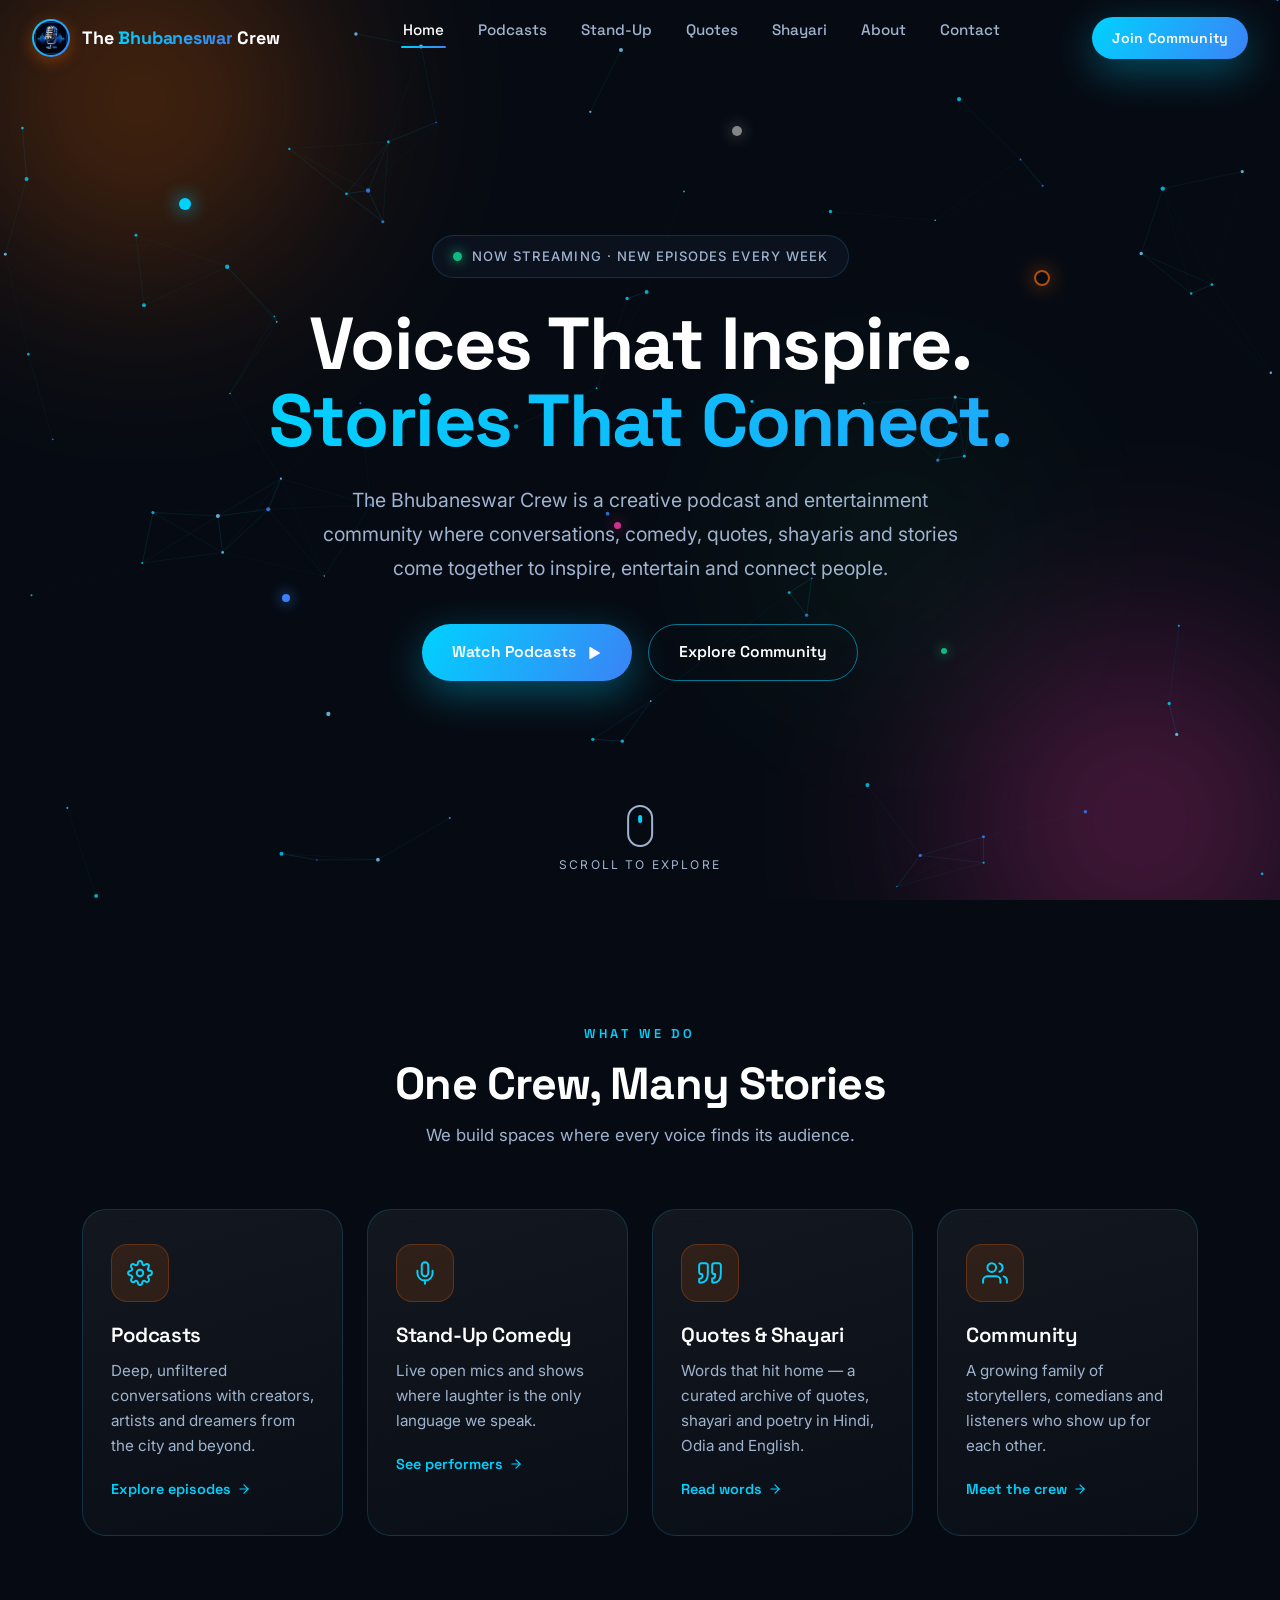
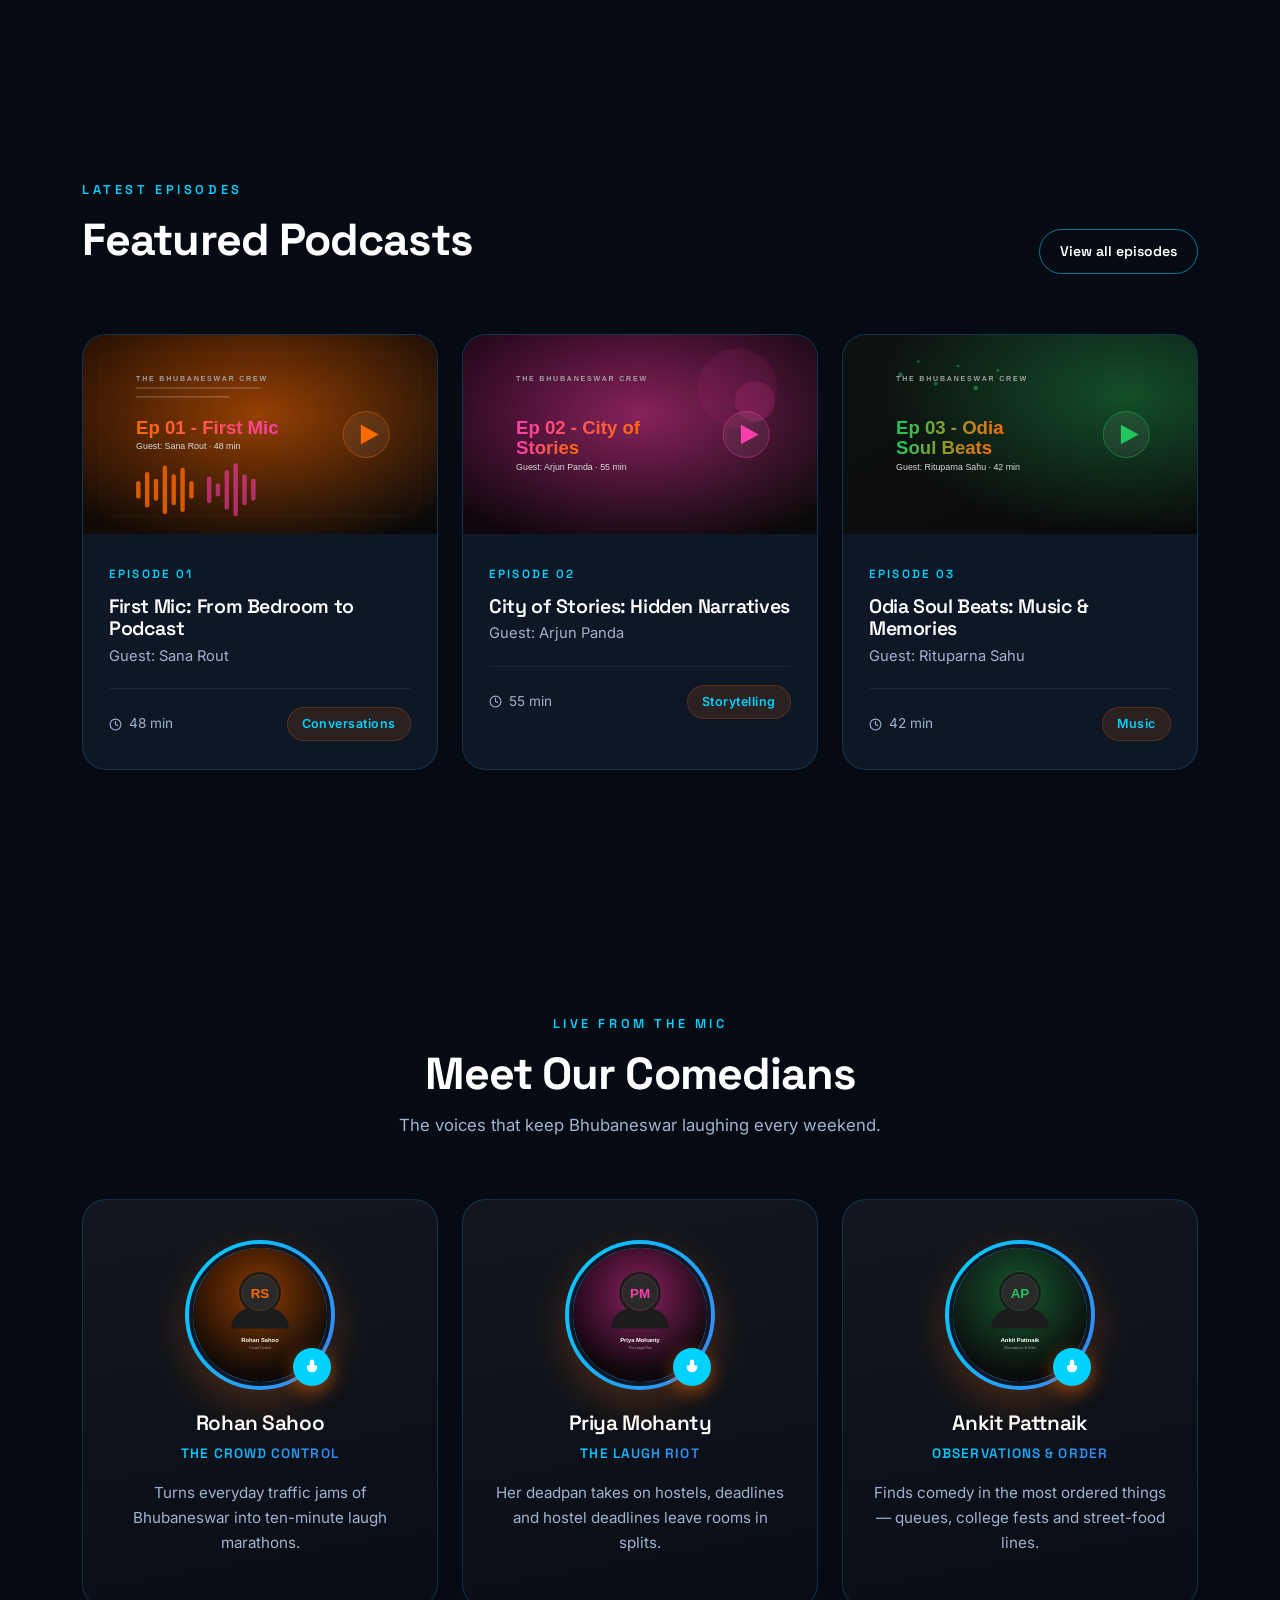
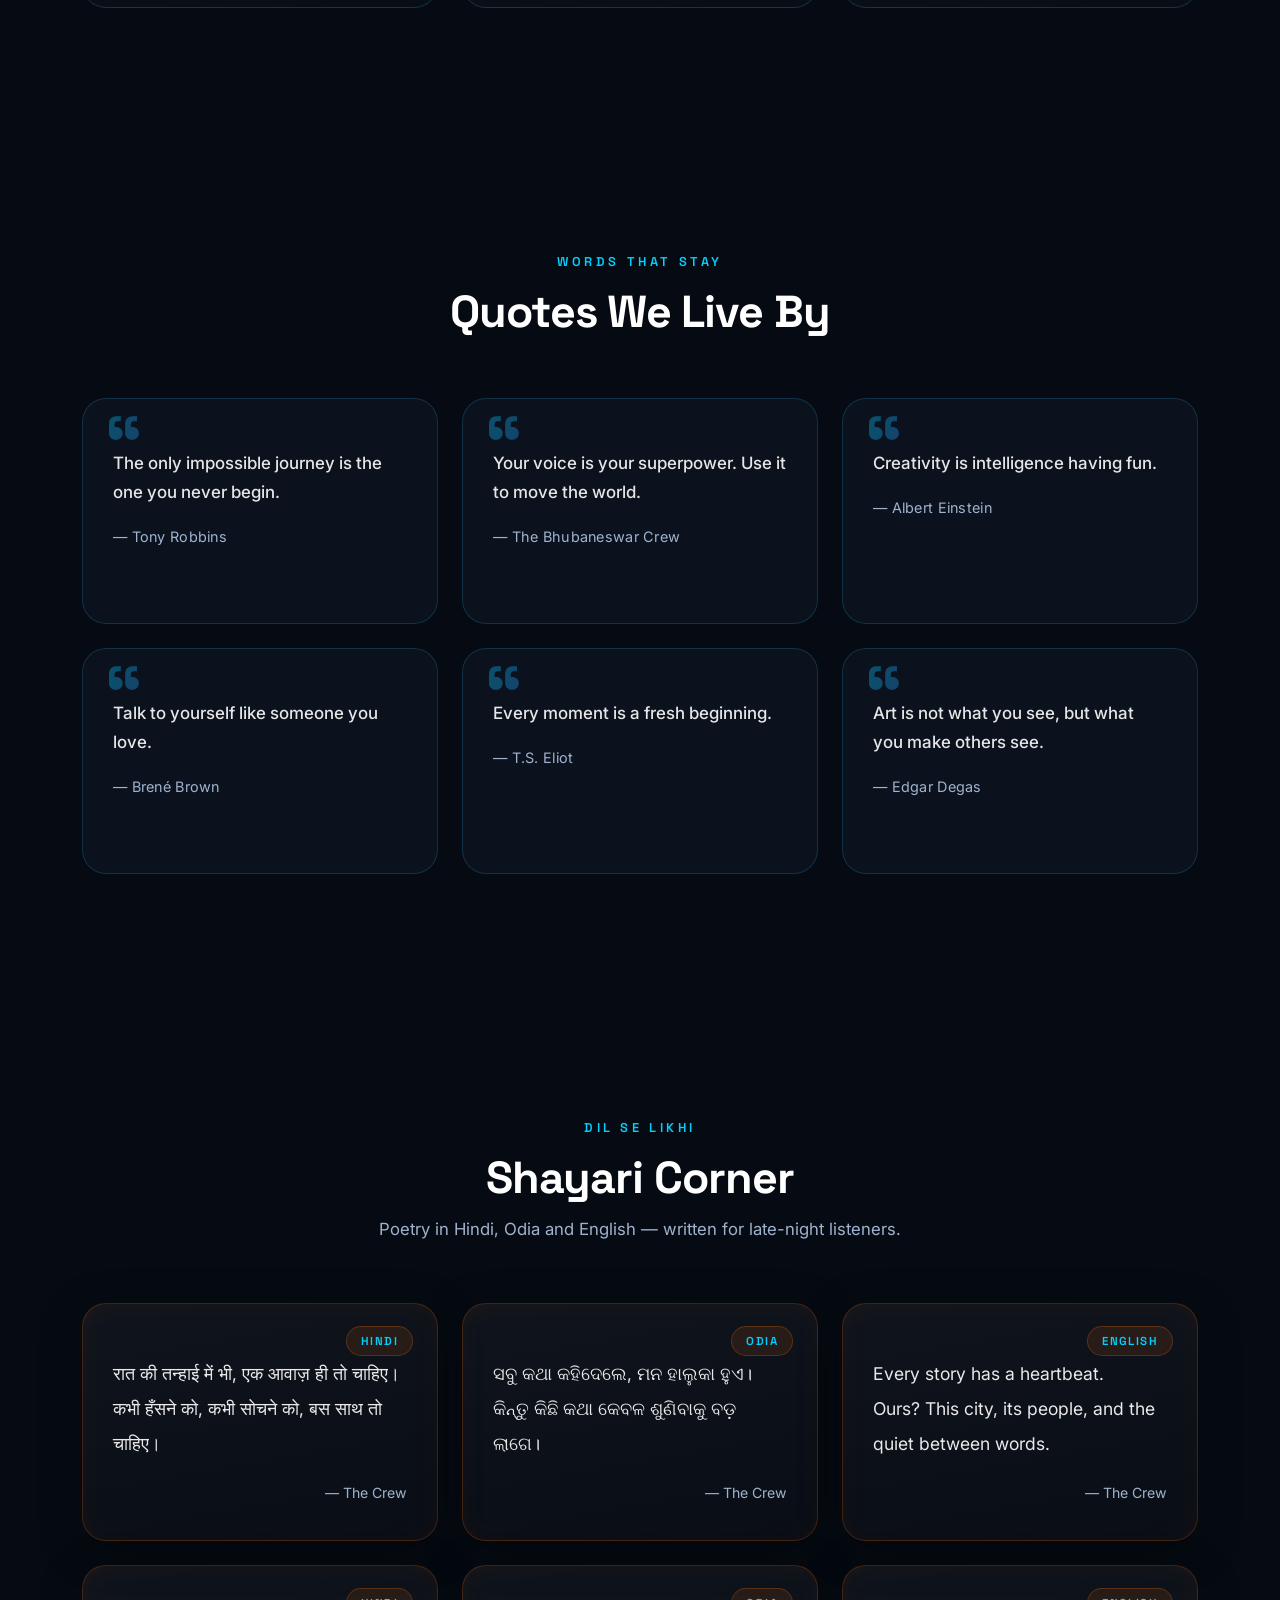
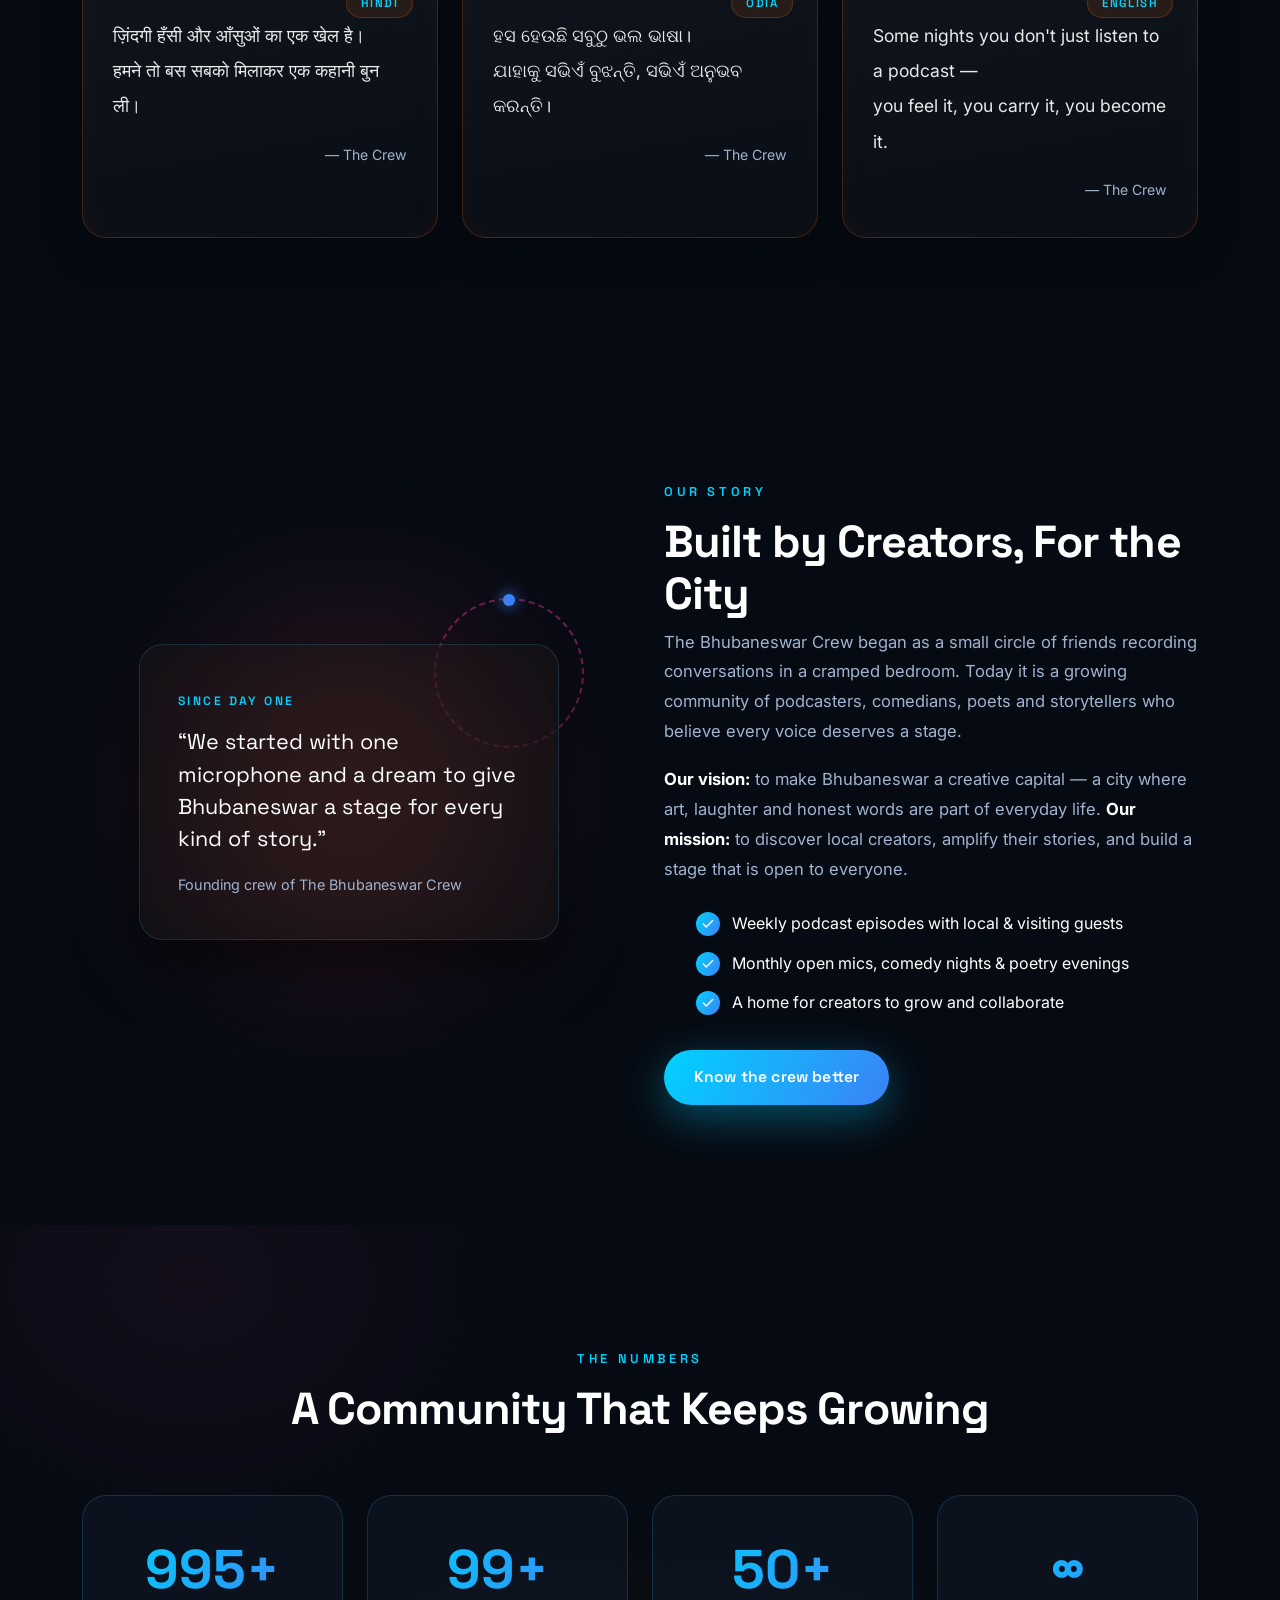
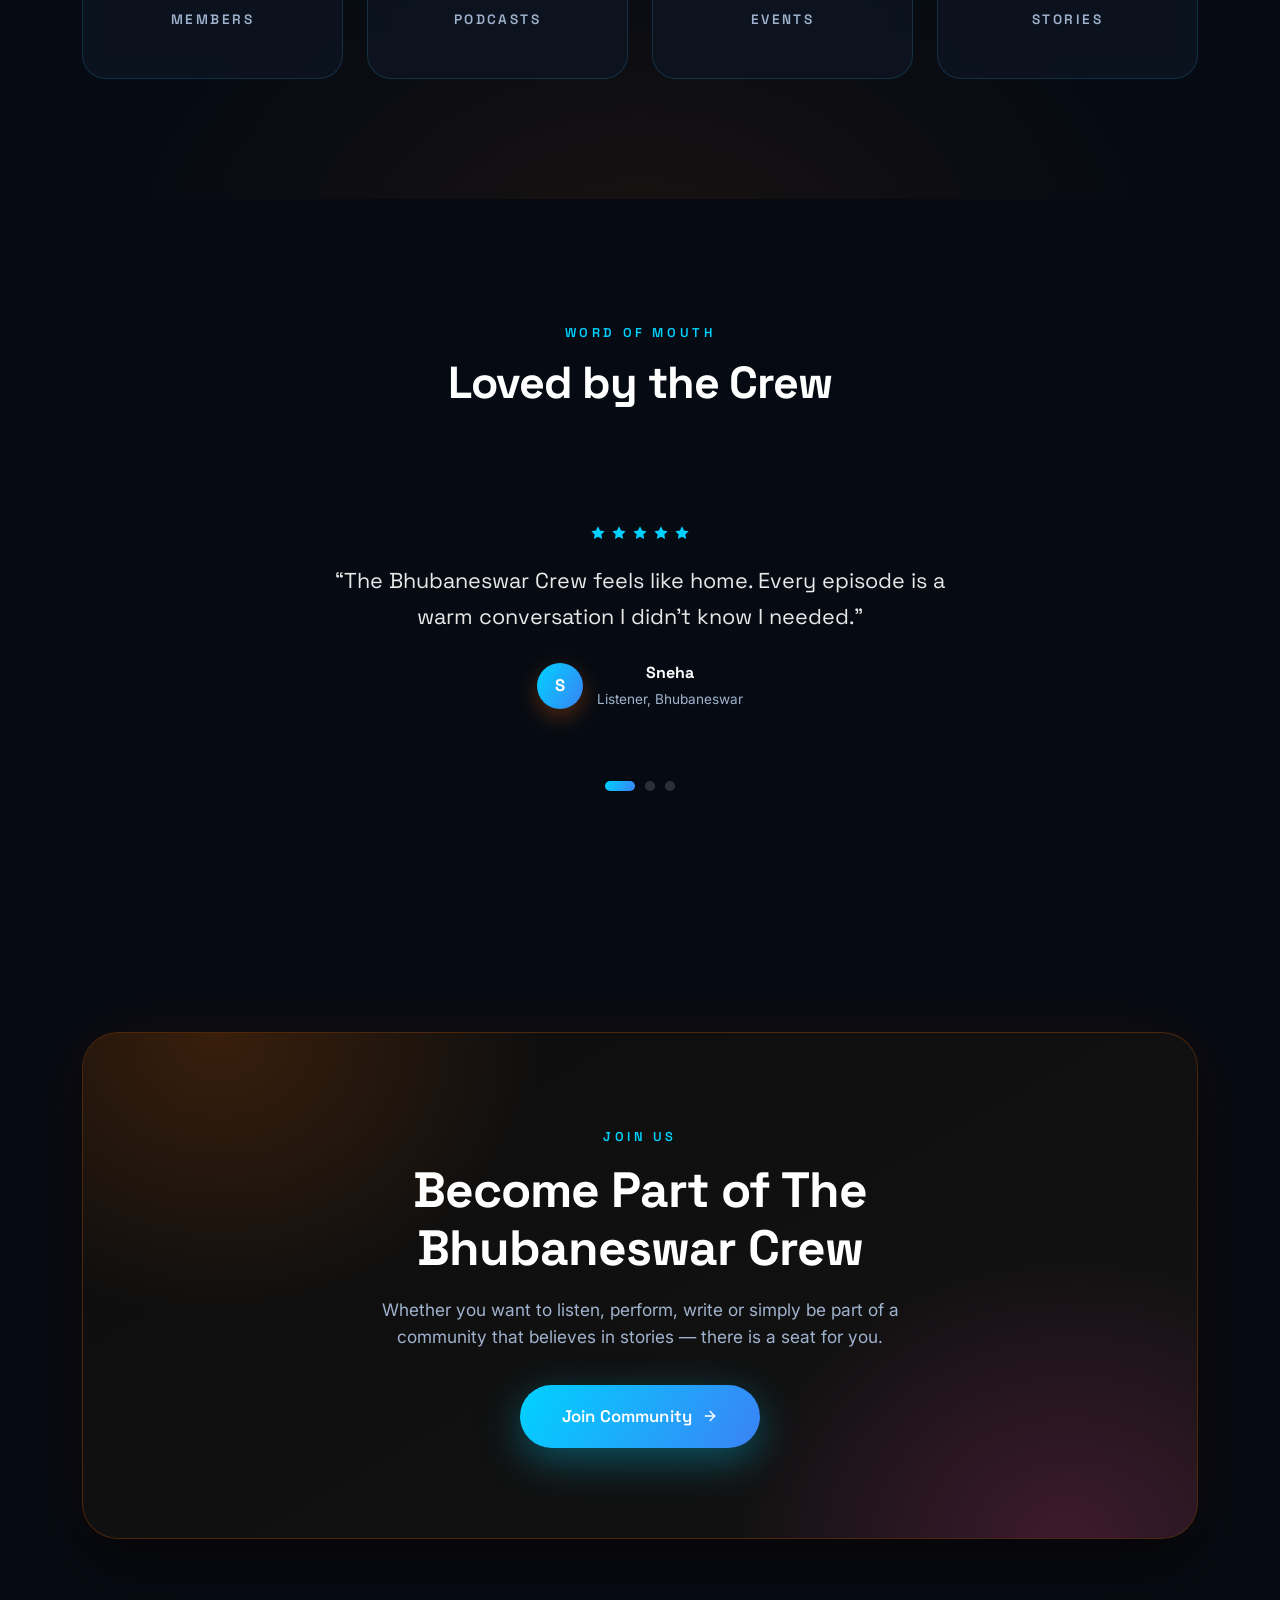
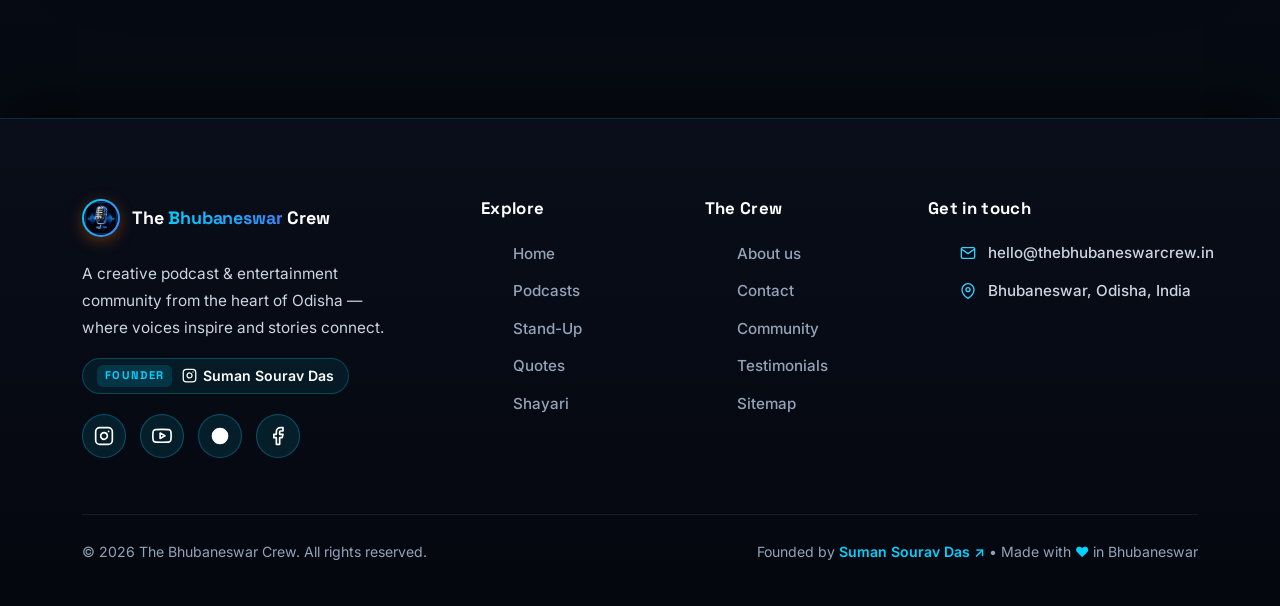
<file: index.html>
<!DOCTYPE html>
<html lang="en">
<head>
  <!-- ============================================================
       THE BHUBANESWAR CREW — Home Page
       A premium podcast & entertainment community website.
       ------------------------------------------------------------
       Built with:  HTML5 + CSS3 + Vanilla JS (+ jQuery, optional)
       Framework:   Bootstrap 5 grid ONLY (container / row / col)
       Fonts:       Space Grotesk (headings) + Inter (body)
       ============================================================ -->

  <!-- Prevent unstyled flicker: JavaScript state class -->
  <script>document.documentElement.classList.add('js');</script>

  <meta charset="UTF-8">
  <meta name="viewport" content="width=device-width, initial-scale=1.0">

  <!-- ================= SEO ================= -->
  <title>The Bhubaneswar Crew | Podcasts, Stand-Up, Quotes, Shayari & Stories</title>
  <meta name="description" content="The Bhubaneswar Crew is a creative podcast & entertainment community where conversations, stand-up comedy, quotes, shayaris and stories come together to inspire, entertain and connect people.">
  <meta name="keywords" content="Bhubaneswar Crew, podcast, Odisha podcast, stand-up comedy, open mic, quotes, shayari, storytelling, Bhubaneswar community, local creators, entertainment">
  <meta name="author" content="The Bhubaneswar Crew">
  <meta name="robots" content="index, follow">
  <meta name="theme-color" content="#050505">

  <!-- ================= Open Graph (Facebook / WhatsApp) ================= -->
  <meta property="og:type" content="website">
  <meta property="og:site_name" content="The Bhubaneswar Crew">
  <meta property="og:title" content="The Bhubaneswar Crew | Voices That Inspire. Stories That Connect.">
  <meta property="og:description" content="A creative podcast & entertainment community — conversations, comedy, quotes, shayaris and stories from Bhubaneswar.">
  <meta property="og:url" content="https://www.thebhubaneswarcrew.in/">
  <meta property="og:image" content="https://www.thebhubaneswarcrew.in/images/podcast-1.svg">

  <!-- ================= Twitter Card ================= -->
  <meta name="twitter:card" content="summary_large_image">
  <meta name="twitter:title" content="The Bhubaneswar Crew | Voices That Inspire. Stories That Connect.">
  <meta name="twitter:description" content="Podcasts, stand-up comedy, quotes, shayari and storytelling from the heart of Bhubaneswar.">
  <meta name="twitter:image" content="https://www.thebhubaneswarcrew.in/images/podcast-1.svg">

  <!-- ================= Favicon ================= -->
  <link rel="icon" type="image/x-icon" href="favicon.ico">
  <link rel="shortcut icon" type="image/x-icon" href="favicon/favicon.ico">
  <link rel="icon" type="image/png" sizes="32x32" href="favicon/favicon-32x32.png">
  <link rel="icon" type="image/png" sizes="16x16" href="favicon/favicon-16x16.png">
  <link rel="apple-touch-icon" sizes="180x180" href="favicon/apple-touch-icon.png">

  <!-- ================= Google Fonts ================= -->
  <link rel="preconnect" href="https://fonts.googleapis.com">
  <link rel="preconnect" href="https://fonts.gstatic.com" crossorigin>
  <link href="https://fonts.googleapis.com/css2?family=Inter:wght@400;500;600;700&family=Space+Grotesk:wght@400;500;600;700&display=swap" rel="stylesheet">

  <!-- ================= Bootstrap 5 — GRID ONLY (layout) ================= -->
  <link rel="stylesheet" href="https://cdn.jsdelivr.net/npm/bootstrap@5.3.3/dist/css/bootstrap.min.css">

  <!-- ================= Custom Styles ================= -->
  <link rel="stylesheet" href="css/style.css">
  <link rel="stylesheet" href="css/animations.css">
  <link rel="stylesheet" href="css/responsive.css">

  <!-- ================= Structured Data (JSON-LD) ================= -->
  <script type="application/ld+json">
  {
    "@context": "https://schema.org",
    "@type": "Organization",
    "name": "The Bhubaneswar Crew",
    "url": "https://www.thebhubaneswarcrew.in/",
    "logo": "https://www.thebhubaneswarcrew.in/favicon/app_icon_tbc.png",
    "description": "A creative podcast & entertainment community from Bhubaneswar, Odisha — podcasts, stand-up comedy, quotes, shayari and storytelling.",
    "sameAs": [
      "https://www.instagram.com/",
      "https://www.youtube.com/",
      "https://open.spotify.com/",
      "https://www.facebook.com/"
    ]
  }
  </script>
</head>

<body>

  <!-- ============================================================
       PRELOADER — full-screen loading animation
       ============================================================ -->
  <div class="preloader" id="preloader" role="status" aria-label="Loading The Bhubaneswar Crew">
    <div class="preloader-inner">
      <div class="preloader-ring"></div>
      <img src="favicon/app_icon_tbc.png" alt="The Bhubaneswar Crew logo" class="preloader-logo">
      <p class="preloader-text">The Bhubaneswar Crew</p>
    </div>
  </div>

  <!-- ============================================================
       SCROLL PROGRESS BAR — thin gradient bar at the very top
       ============================================================ -->
  <div class="scroll-progress" id="scrollProgress" aria-hidden="true"></div>

  <!-- ============================================================
       CURSOR GLOW — soft light that follows the mouse
       ============================================================ -->
  <div class="cursor-glow" id="cursorGlow" aria-hidden="true"></div>

  <!-- ============================================================
       SKIP LINK — keyboard / screen-reader navigation helper
       ============================================================ -->
  <a class="skip-link" href="#main">Skip to main content</a>

  <!-- ============================================================
       NAVBAR — sticky, transparent, gains blur on scroll
       ============================================================ -->
  <header class="site-header" id="siteHeader">
    <nav class="site-nav" aria-label="Main navigation">

      <!-- Brand / Logo -->
      <a href="index.html" class="brand" aria-label="The Bhubaneswar Crew — Home">
        <span class="brand-mark" aria-hidden="true">
          <img src="favicon/app_icon_tbc.png" alt="The Bhubaneswar Crew logo" class="brand-logo-img">
        </span>
        <span class="brand-text">The <em>Bhubaneswar</em> Crew</span>
      </a>

      <!-- Desktop navigation links -->
      <ul class="nav-links" id="navLinks">
        <li><a href="index.html" class="nav-link is-active" aria-current="page">Home</a></li>
        <li><a href="podcasts.html" class="nav-link">Podcasts</a></li>
        <li><a href="standup.html" class="nav-link">Stand-Up</a></li>
        <li><a href="quotes.html" class="nav-link">Quotes</a></li>
        <li><a href="shayari.html" class="nav-link">Shayari</a></li>
        <li><a href="about.html" class="nav-link">About</a></li>
        <li><a href="contact.html" class="nav-link">Contact</a></li>
      </ul>

      <!-- Right side actions -->
      <div class="nav-actions">
        <a href="contact.html" class="btn-crew btn-sm">Join Community</a>
        <!-- Hamburger for mobile -->
        <button class="menu-toggle" id="menuToggle" aria-label="Open menu" aria-expanded="false" aria-controls="navLinks">
          <svg width="26" height="26" viewBox="0 0 24 24" fill="none" stroke="currentColor" stroke-width="2" stroke-linecap="round" aria-hidden="true">
            <line x1="3" y1="12" x2="21" y2="12"/>
            <line x1="3" y1="6" x2="21" y2="6"/>
            <line x1="3" y1="18" x2="21" y2="18"/>
          </svg>
        </button>
      </div>
    </nav>
  </header>

  <main id="main">

    <!-- ============================================================
         HERO — large cinematic hero with particles + animated glow
         ============================================================ -->
    <section class="hero" aria-label="Welcome to The Bhubaneswar Crew">

      <!-- Animated gradient background blobs -->
      <div class="hero-bg" aria-hidden="true">
        <div class="blob blob-one"></div>
        <div class="blob blob-two"></div>
        <div class="blob blob-three"></div>
      </div>

      <!-- Floating glowing circles -->
      <div class="floating-shapes" aria-hidden="true">
        <span class="float-shape fs-1"></span>
        <span class="float-shape fs-2"></span>
        <span class="float-shape fs-3"></span>
        <span class="float-shape fs-4"></span>
        <span class="float-shape fs-5"></span>
        <span class="float-shape fs-6"></span>
      </div>

      <!-- Particle network canvas (animated by js/animation.js) -->
      <canvas class="hero-particles" id="particleCanvas" aria-hidden="true"></canvas>

      <!-- Hero content -->
      <div class="hero-content container-xl" data-hero="true">
        <span class="hero-badge" data-animate="fade-up">
          <span class="live-dot" aria-hidden="true"></span>
          Now Streaming &middot; New episodes every week
        </span>

        <h1 class="hero-heading" data-animate="fade-up" data-delay="100">
          Voices That Inspire.<br>
          <span class="gradient-text">Stories That Connect.</span>
        </h1>

        <p class="hero-subtitle" data-animate="fade-up" data-delay="200">
          The Bhubaneswar Crew is a creative podcast and entertainment community
          where conversations, comedy, quotes, shayaris and stories come together
          to inspire, entertain and connect people.
        </p>

        <div class="hero-actions" data-animate="fade-up" data-delay="300">
          <a href="podcasts.html" class="btn-crew">
            Watch Podcasts
            <svg width="16" height="16" viewBox="0 0 24 24" fill="none" stroke="currentColor" stroke-width="2" stroke-linecap="round" stroke-linejoin="round" aria-hidden="true">
              <polygon points="6,4 20,12 6,20" fill="currentColor"/>
            </svg>
          </a>
          <a href="#community" class="btn-ghost">Explore Community</a>
        </div>
      </div>

      <!-- Scroll down cue -->
      <a href="#features" class="scroll-cue" aria-label="Scroll down to explore">
        <span class="scroll-mouse" aria-hidden="true"></span>
        <span class="scroll-cue-text">Scroll to explore</span>
      </a>
    </section>

    <!-- ============================================================
         FEATURES — four animated highlight cards
         ============================================================ -->
    <section class="section features-section" id="features" aria-labelledby="features-heading">
      <div class="container-xl">
        <div class="section-head text-center" data-animate="fade-up">
          <span class="section-eyebrow">What we do</span>
          <h2 class="section-title" id="features-heading">One Crew, Many Stories</h2>
          <p class="section-desc">We build spaces where every voice finds its audience.</p>
        </div>

        <div class="row g-4">
          <!-- Feature 1: Podcasts -->
          <div class="col-12 col-md-6 col-lg-3">
            <article class="feature-card" data-animate="fade-up" tabindex="0">
              <div class="feature-icon" aria-hidden="true">
                <svg width="26" height="26" viewBox="0 0 24 24" fill="none" stroke="currentColor" stroke-width="1.8" stroke-linecap="round" stroke-linejoin="round">
                  <circle cx="12" cy="12" r="3"/>
                  <path d="M19.4 15a1.65 1.65 0 0 0 .33 1.82l.06.06a2 2 0 0 1 0 2.83 2 2 0 0 1-2.83 0l-.06-.06a1.65 1.65 0 0 0-1.82-.33 1.65 1.65 0 0 0-1 1.51V21a2 2 0 0 1-2 2 2 2 0 0 1-2-2v-.09A1.65 1.65 0 0 0 9 19.4a1.65 1.65 0 0 0-1.82.33l-.06.06a2 2 0 0 1-2.83 0 2 2 0 0 1 0-2.83l.06-.06a1.65 1.65 0 0 0 .33-1.82 1.65 1.65 0 0 0-1.51-1H3a2 2 0 0 1-2-2 2 2 0 0 1 2-2h.09A1.65 1.65 0 0 0 4.6 9a1.65 1.65 0 0 0-.33-1.82l-.06-.06a2 2 0 0 1 0-2.83 2 2 0 0 1 2.83 0l.06.06a1.65 1.65 0 0 0 1.82.33H9a1.65 1.65 0 0 0 1-1.51V3a2 2 0 0 1 2-2 2 2 0 0 1 2 2v.09a1.65 1.65 0 0 0 1 1.51 1.65 1.65 0 0 0 1.82-.33l.06-.06a2 2 0 0 1 2.83 0 2 2 0 0 1 0 2.83l-.06.06a1.65 1.65 0 0 0-.33 1.82V9a1.65 1.65 0 0 0 1.51 1H21a2 2 0 0 1 2 2 2 2 0 0 1-2 2h-.09a1.65 1.65 0 0 0-1.51 1z"/>
                </svg>
              </div>
              <h3 class="feature-title">Podcasts</h3>
              <p class="feature-text">Deep, unfiltered conversations with creators, artists and dreamers from the city and beyond.</p>
              <a href="podcasts.html" class="feature-link">Explore episodes
                <svg width="14" height="14" viewBox="0 0 24 24" fill="none" stroke="currentColor" stroke-width="2" stroke-linecap="round" stroke-linejoin="round" aria-hidden="true">
                  <line x1="5" y1="12" x2="19" y2="12"/><polyline points="12 5 19 12 12 19"/>
                </svg>
              </a>
            </article>
          </div>

          <!-- Feature 2: Stand-Up Comedy -->
          <div class="col-12 col-md-6 col-lg-3">
            <article class="feature-card" data-animate="fade-up" data-delay="100" tabindex="0">
              <div class="feature-icon" aria-hidden="true">
                <svg width="26" height="26" viewBox="0 0 24 24" fill="none" stroke="currentColor" stroke-width="1.8" stroke-linecap="round" stroke-linejoin="round">
                  <path d="M12 2a3 3 0 0 0-3 3v7a3 3 0 0 0 6 0V5a3 3 0 0 0-3-3z"/>
                  <path d="M19 10v2a7 7 0 0 1-14 0v-2"/>
                  <line x1="12" y1="19" x2="12" y2="22"/>
                </svg>
              </div>
              <h3 class="feature-title">Stand-Up Comedy</h3>
              <p class="feature-text">Live open mics and shows where laughter is the only language we speak.</p>
              <a href="standup.html" class="feature-link">See performers
                <svg width="14" height="14" viewBox="0 0 24 24" fill="none" stroke="currentColor" stroke-width="2" stroke-linecap="round" stroke-linejoin="round" aria-hidden="true">
                  <line x1="5" y1="12" x2="19" y2="12"/><polyline points="12 5 19 12 12 19"/>
                </svg>
              </a>
            </article>
          </div>

          <!-- Feature 3: Quotes & Shayari -->
          <div class="col-12 col-md-6 col-lg-3">
            <article class="feature-card" data-animate="fade-up" data-delay="200" tabindex="0">
              <div class="feature-icon" aria-hidden="true">
                <svg width="26" height="26" viewBox="0 0 24 24" fill="none" stroke="currentColor" stroke-width="1.8" stroke-linecap="round" stroke-linejoin="round">
                  <path d="M3 21c3 0 7-1 7-8V5c0-1.25-.757-2.017-2-2H4c-1.25 0-2 .75-2 1.972V11c0 1.25.75 2 2 2 1 0 1 0 1 1v1c0 1-1 2-2 2s-1 .008-1 1.031V20c0 1 0 1 1 1z"/>
                  <path d="M15 21c3 0 7-1 7-8V5c0-1.25-.757-2.017-2-2h-4c-1.25 0-2 .75-2 1.972V11c0 1.25.75 2 2 2h.75c0 2.25.25 4-2.75 4v3c0 1 0 1 1 1z"/>
                </svg>
              </div>
              <h3 class="feature-title">Quotes &amp; Shayari</h3>
              <p class="feature-text">Words that hit home — a curated archive of quotes, shayari and poetry in Hindi, Odia and English.</p>
              <a href="quotes.html" class="feature-link">Read words
                <svg width="14" height="14" viewBox="0 0 24 24" fill="none" stroke="currentColor" stroke-width="2" stroke-linecap="round" stroke-linejoin="round" aria-hidden="true">
                  <line x1="5" y1="12" x2="19" y2="12"/><polyline points="12 5 19 12 12 19"/>
                </svg>
              </a>
            </article>
          </div>

          <!-- Feature 4: Community -->
          <div class="col-12 col-md-6 col-lg-3">
            <article class="feature-card" data-animate="fade-up" data-delay="300" tabindex="0">
              <div class="feature-icon" aria-hidden="true">
                <svg width="26" height="26" viewBox="0 0 24 24" fill="none" stroke="currentColor" stroke-width="1.8" stroke-linecap="round" stroke-linejoin="round">
                  <path d="M17 21v-2a4 4 0 0 0-4-4H5a4 4 0 0 0-4 4v2"/>
                  <circle cx="9" cy="7" r="4"/>
                  <path d="M23 21v-2a4 4 0 0 0-3-3.87"/>
                  <path d="M16 3.13a4 4 0 0 1 0 7.75"/>
                </svg>
              </div>
              <h3 class="feature-title">Community</h3>
              <p class="feature-text">A growing family of storytellers, comedians and listeners who show up for each other.</p>
              <a href="about.html" class="feature-link">Meet the crew
                <svg width="14" height="14" viewBox="0 0 24 24" fill="none" stroke="currentColor" stroke-width="2" stroke-linecap="round" stroke-linejoin="round" aria-hidden="true">
                  <line x1="5" y1="12" x2="19" y2="12"/><polyline points="12 5 19 12 12 19"/>
                </svg>
              </a>
            </article>
          </div>
        </div>
      </div>
    </section>

    <!-- ============================================================
         PODCASTS — featured episodes
         ============================================================ -->
    <section class="section podcasts-section" id="podcasts" aria-labelledby="podcasts-heading">
      <div class="container-xl">
        <div class="section-head d-flex flex-wrap align-items-end justify-content-between gap-3" data-animate="fade-up">
          <div>
            <span class="section-eyebrow">Latest episodes</span>
            <h2 class="section-title" id="podcasts-heading">Featured Podcasts</h2>
          </div>
          <a href="podcasts.html" class="btn-ghost btn-sm">View all episodes</a>
        </div>

        <div class="row g-4">
          <!-- Podcast card 1 -->
          <div class="col-12 col-md-6 col-lg-4">
            <article class="podcast-card" data-animate="fade-up">
              <div class="podcast-thumb" tabindex="0" role="button" aria-label="Play episode: First Mic">
                <img src="images/podcast-1.svg" alt="Podcast cover art for episode First Mic" loading="lazy">
                <span class="play-overlay" aria-hidden="true">
                  <span class="play-btn">
                    <svg width="22" height="22" viewBox="0 0 24 24" fill="currentColor" aria-hidden="true"><polygon points="6,4 20,12 6,20"/></svg>
                  </span>
                </span>
              </div>
              <div class="podcast-body">
                <span class="episode-tag">Episode 01</span>
                <h3 class="podcast-title">First Mic: From Bedroom to Podcast</h3>
                <p class="podcast-guest">Guest: Sana Rout</p>
                <div class="podcast-meta">
                  <span class="duration">
                    <svg width="13" height="13" viewBox="0 0 24 24" fill="none" stroke="currentColor" stroke-width="2" stroke-linecap="round" aria-hidden="true">
                      <circle cx="12" cy="12" r="10"/><polyline points="12 6 12 12 16 14"/>
                    </svg>
                    48 min
                  </span>
                  <span class="episode-cat">Conversations</span>
                </div>
              </div>
            </article>
          </div>

          <!-- Podcast card 2 -->
          <div class="col-12 col-md-6 col-lg-4">
            <article class="podcast-card" data-animate="fade-up" data-delay="100">
              <div class="podcast-thumb" tabindex="0" role="button" aria-label="Play episode: City of Stories">
                <img src="images/podcast-2.svg" alt="Podcast cover art for episode City of Stories" loading="lazy">
                <span class="play-overlay" aria-hidden="true">
                  <span class="play-btn">
                    <svg width="22" height="22" viewBox="0 0 24 24" fill="currentColor" aria-hidden="true"><polygon points="6,4 20,12 6,20"/></svg>
                  </span>
                </span>
              </div>
              <div class="podcast-body">
                <span class="episode-tag">Episode 02</span>
                <h3 class="podcast-title">City of Stories: Hidden Narratives</h3>
                <p class="podcast-guest">Guest: Arjun Panda</p>
                <div class="podcast-meta">
                  <span class="duration">
                    <svg width="13" height="13" viewBox="0 0 24 24" fill="none" stroke="currentColor" stroke-width="2" stroke-linecap="round" aria-hidden="true">
                      <circle cx="12" cy="12" r="10"/><polyline points="12 6 12 12 16 14"/>
                    </svg>
                    55 min
                  </span>
                  <span class="episode-cat">Storytelling</span>
                </div>
              </div>
            </article>
          </div>

          <!-- Podcast card 3 -->
          <div class="col-12 col-md-6 col-lg-4">
            <article class="podcast-card" data-animate="fade-up" data-delay="200">
              <div class="podcast-thumb" tabindex="0" role="button" aria-label="Play episode: Odia Soul Beats">
                <img src="images/podcast-3.svg" alt="Podcast cover art for episode Odia Soul Beats" loading="lazy">
                <span class="play-overlay" aria-hidden="true">
                  <span class="play-btn">
                    <svg width="22" height="22" viewBox="0 0 24 24" fill="currentColor" aria-hidden="true"><polygon points="6,4 20,12 6,20"/></svg>
                  </span>
                </span>
              </div>
              <div class="podcast-body">
                <span class="episode-tag">Episode 03</span>
                <h3 class="podcast-title">Odia Soul Beats: Music &amp; Memories</h3>
                <p class="podcast-guest">Guest: Rituparna Sahu</p>
                <div class="podcast-meta">
                  <span class="duration">
                    <svg width="13" height="13" viewBox="0 0 24 24" fill="none" stroke="currentColor" stroke-width="2" stroke-linecap="round" aria-hidden="true">
                      <circle cx="12" cy="12" r="10"/><polyline points="12 6 12 12 16 14"/>
                    </svg>
                    42 min
                  </span>
                  <span class="episode-cat">Music</span>
                </div>
              </div>
            </article>
          </div>
        </div>
      </div>
    </section>

    <!-- ============================================================
         STAND-UP — featured performers
         ============================================================ -->
    <section class="section standup-section" id="standup" aria-labelledby="standup-heading">
      <div class="container-xl">
        <div class="section-head text-center" data-animate="fade-up">
          <span class="section-eyebrow">Live from the mic</span>
          <h2 class="section-title" id="standup-heading">Meet Our Comedians</h2>
          <p class="section-desc">The voices that keep Bhubaneswar laughing every weekend.</p>
        </div>

        <div class="row g-4">
          <!-- Performer 1 -->
          <div class="col-12 col-md-6 col-lg-4">
            <article class="performer-card" data-animate="fade-up">
              <div class="performer-avatar">
                <img src="images/performer-1.svg" alt="Portrait of comedian Rohan Sahoo" loading="lazy">
                <span class="performer-mic" aria-hidden="true">
                  <svg width="18" height="18" viewBox="0 0 24 24" fill="currentColor"><path d="M12 2a3 3 0 0 0-3 3v7a3 3 0 0 0 6 0V5a3 3 0 0 0-3-3z"/><path d="M19 10v2a7 7 0 0 1-14 0v-2"/><line x1="12" y1="19" x2="12" y2="22"/></svg>
                </span>
              </div>
              <h3 class="performer-name">Rohan Sahoo</h3>
              <span class="performer-tag">The Crowd Control</span>
              <p class="performer-bio">Turns everyday traffic jams of Bhubaneswar into ten-minute laugh marathons.</p>
            </article>
          </div>

          <!-- Performer 2 -->
          <div class="col-12 col-md-6 col-lg-4">
            <article class="performer-card" data-animate="fade-up" data-delay="100">
              <div class="performer-avatar">
                <img src="images/performer-2.svg" alt="Portrait of comedian Priya Mohanty" loading="lazy">
                <span class="performer-mic" aria-hidden="true">
                  <svg width="18" height="18" viewBox="0 0 24 24" fill="currentColor"><path d="M12 2a3 3 0 0 0-3 3v7a3 3 0 0 0 6 0V5a3 3 0 0 0-3-3z"/><path d="M19 10v2a7 7 0 0 1-14 0v-2"/><line x1="12" y1="19" x2="12" y2="22"/></svg>
                </span>
              </div>
              <h3 class="performer-name">Priya Mohanty</h3>
              <span class="performer-tag">The Laugh Riot</span>
              <p class="performer-bio">Her deadpan takes on hostels, deadlines and hostel deadlines leave rooms in splits.</p>
            </article>
          </div>

          <!-- Performer 3 -->
          <div class="col-12 col-md-6 col-lg-4">
            <article class="performer-card" data-animate="fade-up" data-delay="200">
              <div class="performer-avatar">
                <img src="images/performer-3.svg" alt="Portrait of comedian Ankit Pattnaik" loading="lazy">
                <span class="performer-mic" aria-hidden="true">
                  <svg width="18" height="18" viewBox="0 0 24 24" fill="currentColor"><path d="M12 2a3 3 0 0 0-3 3v7a3 3 0 0 0 6 0V5a3 3 0 0 0-3-3z"/><path d="M19 10v2a7 7 0 0 1-14 0v-2"/><line x1="12" y1="19" x2="12" y2="22"/></svg>
                </span>
              </div>
              <h3 class="performer-name">Ankit Pattnaik</h3>
              <span class="performer-tag">Observations &amp; Order</span>
              <p class="performer-bio">Finds comedy in the most ordered things — queues, college fests and street-food lines.</p>
            </article>
          </div>
        </div>
      </div>
    </section>

    <!-- ============================================================
         QUOTES — glassmorphism quote cards
         ============================================================ -->
    <section class="section quotes-section" id="quotes" aria-labelledby="quotes-heading">
      <div class="container-xl">
        <div class="section-head text-center" data-animate="fade-up">
          <span class="section-eyebrow">Words that stay</span>
          <h2 class="section-title" id="quotes-heading">Quotes We Live By</h2>
        </div>

        <div class="row g-4">
          <!-- Quote 1 -->
          <div class="col-12 col-md-6 col-lg-4">
            <figure class="quote-card" data-animate="fade-up">
              <span class="quote-mark" aria-hidden="true">&ldquo;</span>
              <blockquote class="quote-text">The only impossible journey is the one you never begin.</blockquote>
              <figcaption class="quote-author">&mdash; Tony Robbins</figcaption>
            </figure>
          </div>

          <!-- Quote 2 -->
          <div class="col-12 col-md-6 col-lg-4">
            <figure class="quote-card" data-animate="fade-up" data-delay="100">
              <span class="quote-mark" aria-hidden="true">&ldquo;</span>
              <blockquote class="quote-text">Your voice is your superpower. Use it to move the world.</blockquote>
              <figcaption class="quote-author">&mdash; The Bhubaneswar Crew</figcaption>
            </figure>
          </div>

          <!-- Quote 3 -->
          <div class="col-12 col-md-6 col-lg-4">
            <figure class="quote-card" data-animate="fade-up" data-delay="200">
              <span class="quote-mark" aria-hidden="true">&ldquo;</span>
              <blockquote class="quote-text">Creativity is intelligence having fun.</blockquote>
              <figcaption class="quote-author">&mdash; Albert Einstein</figcaption>
            </figure>
          </div>

          <!-- Quote 4 -->
          <div class="col-12 col-md-6 col-lg-4">
            <figure class="quote-card" data-animate="fade-up">
              <span class="quote-mark" aria-hidden="true">&ldquo;</span>
              <blockquote class="quote-text">Talk to yourself like someone you love.</blockquote>
              <figcaption class="quote-author">&mdash; Bren&eacute; Brown</figcaption>
            </figure>
          </div>

          <!-- Quote 5 -->
          <div class="col-12 col-md-6 col-lg-4">
            <figure class="quote-card" data-animate="fade-up" data-delay="100">
              <span class="quote-mark" aria-hidden="true">&ldquo;</span>
              <blockquote class="quote-text">Every moment is a fresh beginning.</blockquote>
              <figcaption class="quote-author">&mdash; T.S. Eliot</figcaption>
            </figure>
          </div>

          <!-- Quote 6 -->
          <div class="col-12 col-md-6 col-lg-4">
            <figure class="quote-card" data-animate="fade-up" data-delay="200">
              <span class="quote-mark" aria-hidden="true">&ldquo;</span>
              <blockquote class="quote-text">Art is not what you see, but what you make others see.</blockquote>
              <figcaption class="quote-author">&mdash; Edgar Degas</figcaption>
            </figure>
          </div>
        </div>
      </div>
    </section>

    <!-- ============================================================
         SHAYARI — elegant glowing-border cards (Hindi / Odia / English)
         ============================================================ -->
    <section class="section shayari-section" id="shayari" aria-labelledby="shayari-heading">
      <div class="container-xl">
        <div class="section-head text-center" data-animate="fade-up">
          <span class="section-eyebrow">Dil se likhi</span>
          <h2 class="section-title" id="shayari-heading">Shayari Corner</h2>
          <p class="section-desc">Poetry in Hindi, Odia and English — written for late-night listeners.</p>
        </div>

        <div class="row g-4">
          <!-- Shayari 1 : Hindi -->
          <div class="col-12 col-md-6 col-lg-4">
            <article class="shayari-card" data-animate="zoom-in">
              <span class="shayari-lang">Hindi</span>
              <p class="shayari-text">
                रात की तन्हाई में भी, एक आवाज़ ही तो चाहिए।<br>
                कभी हँसने को, कभी सोचने को, बस साथ तो चाहिए।
              </p>
              <span class="shayari-author">&mdash; The Crew</span>
            </article>
          </div>

          <!-- Shayari 2 : Odia -->
          <div class="col-12 col-md-6 col-lg-4">
            <article class="shayari-card" data-animate="zoom-in" data-delay="100">
              <span class="shayari-lang">Odia</span>
              <p class="shayari-text" lang="or">
                ସବୁ କଥା କହିଦେଲେ, ମନ ହାଲୁକା ହୁଏ।<br>
                କିନ୍ତୁ କିଛି କଥା କେବଳ ଶୁଣିବାକୁ ବଡ଼ ଲାଗେ।
              </p>
              <span class="shayari-author">&mdash; The Crew</span>
            </article>
          </div>

          <!-- Shayari 3 : English -->
          <div class="col-12 col-md-6 col-lg-4">
            <article class="shayari-card" data-animate="zoom-in" data-delay="200">
              <span class="shayari-lang">English</span>
              <p class="shayari-text">
                Every story has a heartbeat.<br>
                Ours? This city, its people, and the quiet between words.
              </p>
              <span class="shayari-author">&mdash; The Crew</span>
            </article>
          </div>

          <!-- Shayari 4 : Hindi -->
          <div class="col-12 col-md-6 col-lg-4">
            <article class="shayari-card" data-animate="zoom-in">
              <span class="shayari-lang">Hindi</span>
              <p class="shayari-text">
                ज़िंदगी हँसी और आँसुओं का एक खेल है।<br>
                हमने तो बस सबको मिलाकर एक कहानी बुन ली।
              </p>
              <span class="shayari-author">&mdash; The Crew</span>
            </article>
          </div>

          <!-- Shayari 5 : Odia -->
          <div class="col-12 col-md-6 col-lg-4">
            <article class="shayari-card" data-animate="zoom-in" data-delay="100">
              <span class="shayari-lang">Odia</span>
              <p class="shayari-text" lang="or">
                ହସ ହେଉଛି ସବୁଠୁ ଭଲ ଭାଷା।<br>
                ଯାହାକୁ ସଭିଏଁ ବୁଝନ୍ତି, ସଭିଏଁ ଅନୁଭବ କରନ୍ତି।
              </p>
              <span class="shayari-author">&mdash; The Crew</span>
            </article>
          </div>

          <!-- Shayari 6 : English -->
          <div class="col-12 col-md-6 col-lg-4">
            <article class="shayari-card" data-animate="zoom-in" data-delay="200">
              <span class="shayari-lang">English</span>
              <p class="shayari-text">
                Some nights you don't just listen to a podcast —<br>
                you feel it, you carry it, you become it.
              </p>
              <span class="shayari-author">&mdash; The Crew</span>
            </article>
          </div>
        </div>
      </div>
    </section>

    <!-- ============================================================
         ABOUT — vision & mission
         ============================================================ -->
    <section class="section about-section" id="about" aria-labelledby="about-heading">
      <div class="container-xl">
        <div class="row align-items-center g-5">
          <!-- Visual side -->
          <div class="col-12 col-lg-6" data-animate="slide-left">
            <div class="about-visual">
              <div class="about-glow" aria-hidden="true"></div>
              <div class="about-panel">
                <span class="about-panel-tag">Since Day One</span>
                <p class="about-panel-quote">
                  &ldquo;We started with one microphone and a dream to give
                  Bhubaneswar a stage for every kind of story.&rdquo;
                </p>
                <span class="about-panel-author">Founding crew of The Bhubaneswar Crew</span>
              </div>
              <div class="about-orb" aria-hidden="true"></div>
            </div>
          </div>

          <!-- Text side -->
          <div class="col-12 col-lg-6" data-animate="slide-right">
            <span class="section-eyebrow">Our story</span>
            <h2 class="section-title" id="about-heading">Built by Creators, For the City</h2>
            <p class="about-text">
              The Bhubaneswar Crew began as a small circle of friends recording
              conversations in a cramped bedroom. Today it is a growing community
              of podcasters, comedians, poets and storytellers who believe every
              voice deserves a stage.
            </p>
            <p class="about-text">
              <strong>Our vision:</strong> to make Bhubaneswar a creative capital —
              a city where art, laughter and honest words are part of everyday life.
              <strong>Our mission:</strong> to discover local creators, amplify their
              stories, and build a stage that is open to everyone.
            </p>
            <ul class="about-list">
              <li>
                <span class="about-check" aria-hidden="true">
                  <svg width="14" height="14" viewBox="0 0 24 24" fill="none" stroke="currentColor" stroke-width="2.5" stroke-linecap="round" stroke-linejoin="round"><polyline points="20 6 9 17 4 12"/></svg>
                </span>
                Weekly podcast episodes with local &amp; visiting guests
              </li>
              <li>
                <span class="about-check" aria-hidden="true">
                  <svg width="14" height="14" viewBox="0 0 24 24" fill="none" stroke="currentColor" stroke-width="2.5" stroke-linecap="round" stroke-linejoin="round"><polyline points="20 6 9 17 4 12"/></svg>
                </span>
                Monthly open mics, comedy nights &amp; poetry evenings
              </li>
              <li>
                <span class="about-check" aria-hidden="true">
                  <svg width="14" height="14" viewBox="0 0 24 24" fill="none" stroke="currentColor" stroke-width="2.5" stroke-linecap="round" stroke-linejoin="round"><polyline points="20 6 9 17 4 12"/></svg>
                </span>
                                A home for creators to grow and collaborate
              </li>
            </ul>
            <a href="about.html" class="btn-crew">Know the crew better</a>
          </div>
        </div>
      </div>
    </section>

    <!-- ============================================================
         COMMUNITY / STATS — animated counters
         ============================================================ -->
    <section class="section stats-section" id="community" aria-labelledby="stats-heading">
      <div class="container-xl">
        <div class="section-head text-center" data-animate="fade-up">
          <span class="section-eyebrow">The numbers</span>
          <h2 class="section-title" id="stats-heading">A Community That Keeps Growing</h2>
        </div>

        <div class="row g-4 stats-row">
          <!-- Stat 1: Members -->
          <div class="col-6 col-lg-3">
            <div class="stat-item" data-animate="zoom-in">
              <span class="stat-number"><span class="counter" data-target="1000" data-suffix="+">0</span></span>
              <span class="stat-label">Members</span>
            </div>
          </div>

          <!-- Stat 2: Podcasts -->
          <div class="col-6 col-lg-3">
            <div class="stat-item" data-animate="zoom-in" data-delay="100">
              <span class="stat-number"><span class="counter" data-target="100" data-suffix="+">0</span></span>
              <span class="stat-label">Podcasts</span>
            </div>
          </div>

          <!-- Stat 3: Events -->
          <div class="col-6 col-lg-3">
            <div class="stat-item" data-animate="zoom-in" data-delay="200">
              <span class="stat-number"><span class="counter" data-target="50" data-suffix="+">0</span></span>
              <span class="stat-label">Events</span>
            </div>
          </div>

          <!-- Stat 4: Stories -->
          <div class="col-6 col-lg-3">
            <div class="stat-item" data-animate="zoom-in" data-delay="300">
              <span class="stat-number">&#8734;</span>
              <span class="stat-label">Stories</span>
            </div>
          </div>
        </div>
      </div>
    </section>

    <!-- ============================================================
         TESTIMONIALS — auto sliding premium cards
         ============================================================ -->
    <section class="section testimonials-section" id="testimonials" aria-labelledby="testimonials-heading">
      <div class="container-xl">
        <div class="section-head text-center" data-animate="fade-up">
          <span class="section-eyebrow">Word of mouth</span>
          <h2 class="section-title" id="testimonials-heading">Loved by the Crew</h2>
        </div>

        <div class="testimonial-slider" data-animate="fade-up" id="testimonialSlider">
          <div class="testimonial-track" id="testimonialTrack">

            <!-- Testimonial 1 -->
            <figure class="testimonial-card">
              <div class="testimonial-stars" aria-label="Rated 5 out of 5">
                <svg width="16" height="16" viewBox="0 0 24 24" fill="currentColor" aria-hidden="true"><polygon points="12 2 15.09 8.26 22 9.27 17 14.14 18.18 21.02 12 17.77 5.82 21.02 7 14.14 2 9.27 8.91 8.26 12 2"/></svg>
                <svg width="16" height="16" viewBox="0 0 24 24" fill="currentColor" aria-hidden="true"><polygon points="12 2 15.09 8.26 22 9.27 17 14.14 18.18 21.02 12 17.77 5.82 21.02 7 14.14 2 9.27 8.91 8.26 12 2"/></svg>
                <svg width="16" height="16" viewBox="0 0 24 24" fill="currentColor" aria-hidden="true"><polygon points="12 2 15.09 8.26 22 9.27 17 14.14 18.18 21.02 12 17.77 5.82 21.02 7 14.14 2 9.27 8.91 8.26 12 2"/></svg>
                <svg width="16" height="16" viewBox="0 0 24 24" fill="currentColor" aria-hidden="true"><polygon points="12 2 15.09 8.26 22 9.27 17 14.14 18.18 21.02 12 17.77 5.82 21.02 7 14.14 2 9.27 8.91 8.26 12 2"/></svg>
                <svg width="16" height="16" viewBox="0 0 24 24" fill="currentColor" aria-hidden="true"><polygon points="12 2 15.09 8.26 22 9.27 17 14.14 18.18 21.02 12 17.77 5.82 21.02 7 14.14 2 9.27 8.91 8.26 12 2"/></svg>
              </div>
              <blockquote class="testimonial-text">
                &ldquo;The Bhubaneswar Crew feels like home. Every episode is a warm
                conversation I didn't know I needed.&rdquo;
              </blockquote>
              <figcaption class="testimonial-person">
                <span class="testimonial-avatar" aria-hidden="true">S</span>
                <span>
                  <strong>Sneha</strong>
                  <small>Listener, Bhubaneswar</small>
                </span>
              </figcaption>
            </figure>

            <!-- Testimonial 2 -->
            <figure class="testimonial-card">
              <div class="testimonial-stars" aria-label="Rated 5 out of 5">
                <svg width="16" height="16" viewBox="0 0 24 24" fill="currentColor" aria-hidden="true"><polygon points="12 2 15.09 8.26 22 9.27 17 14.14 18.18 21.02 12 17.77 5.82 21.02 7 14.14 2 9.27 8.91 8.26 12 2"/></svg>
                <svg width="16" height="16" viewBox="0 0 24 24" fill="currentColor" aria-hidden="true"><polygon points="12 2 15.09 8.26 22 9.27 17 14.14 18.18 21.02 12 17.77 5.82 21.02 7 14.14 2 9.27 8.91 8.26 12 2"/></svg>
                <svg width="16" height="16" viewBox="0 0 24 24" fill="currentColor" aria-hidden="true"><polygon points="12 2 15.09 8.26 22 9.27 17 14.14 18.18 21.02 12 17.77 5.82 21.02 7 14.14 2 9.27 8.91 8.26 12 2"/></svg>
                <svg width="16" height="16" viewBox="0 0 24 24" fill="currentColor" aria-hidden="true"><polygon points="12 2 15.09 8.26 22 9.27 17 14.14 18.18 21.02 12 17.77 5.82 21.02 7 14.14 2 9.27 8.91 8.26 12 2"/></svg>
                <svg width="16" height="16" viewBox="0 0 24 24" fill="currentColor" aria-hidden="true"><polygon points="12 2 15.09 8.26 22 9.27 17 14.14 18.18 21.02 12 17.77 5.82 21.02 7 14.14 2 9.27 8.91 8.26 12 2"/></svg>
              </div>
              <blockquote class="testimonial-text">
                &ldquo;I performed at their open mic and the energy was electric.
                This community is the reason I kept going.&rdquo;
              </blockquote>
              <figcaption class="testimonial-person">
                <span class="testimonial-avatar" aria-hidden="true">D</span>
                <span>
                  <strong>Debashish</strong>
                  <small>Comedian</small>
                </span>
              </figcaption>
            </figure>

            <!-- Testimonial 3 -->
            <figure class="testimonial-card">
              <div class="testimonial-stars" aria-label="Rated 5 out of 5">
                <svg width="16" height="16" viewBox="0 0 24 24" fill="currentColor" aria-hidden="true"><polygon points="12 2 15.09 8.26 22 9.27 17 14.14 18.18 21.02 12 17.77 5.82 21.02 7 14.14 2 9.27 8.91 8.26 12 2"/></svg>
                <svg width="16" height="16" viewBox="0 0 24 24" fill="currentColor" aria-hidden="true"><polygon points="12 2 15.09 8.26 22 9.27 17 14.14 18.18 21.02 12 17.77 5.82 21.02 7 14.14 2 9.27 8.91 8.26 12 2"/></svg>
                <svg width="16" height="16" viewBox="0 0 24 24" fill="currentColor" aria-hidden="true"><polygon points="12 2 15.09 8.26 22 9.27 17 14.14 18.18 21.02 12 17.77 5.82 21.02 7 14.14 2 9.27 8.91 8.26 12 2"/></svg>
                <svg width="16" height="16" viewBox="0 0 24 24" fill="currentColor" aria-hidden="true"><polygon points="12 2 15.09 8.26 22 9.27 17 14.14 18.18 21.02 12 17.77 5.82 21.02 7 14.14 2 9.27 8.91 8.26 12 2"/></svg>
                <svg width="16" height="16" viewBox="0 0 24 24" fill="currentColor" aria-hidden="true"><polygon points="12 2 15.09 8.26 22 9.27 17 14.14 18.18 21.02 12 17.77 5.82 21.02 7 14.14 2 9.27 8.91 8.26 12 2"/></svg>
              </div>
              <blockquote class="testimonial-text">
                &ldquo;From their quotes to their podcasts, everything here speaks
                to my soul. Proud to be a member.&rdquo;
              </blockquote>
              <figcaption class="testimonial-person">
                <span class="testimonial-avatar" aria-hidden="true">I</span>
                <span>
                  <strong>Ipsita</strong>
                  <small>Member</small>
                </span>
              </figcaption>
            </figure>

          </div>

          <!-- Slider controls -->
          <div class="testimonial-nav" role="tablist" aria-label="Testimonial navigation">
            <button class="testimonial-dot is-active" role="tab" aria-label="Show testimonial 1" aria-selected="true"></button>
            <button class="testimonial-dot" role="tab" aria-label="Show testimonial 2" aria-selected="false"></button>
            <button class="testimonial-dot" role="tab" aria-label="Show testimonial 3" aria-selected="false"></button>
          </div>
        </div>
      </div>
    </section>

    <!-- ============================================================
         CALL TO ACTION — big closing CTA
         ============================================================ -->
    <section class="section cta-section" aria-labelledby="cta-heading">
      <div class="container-xl">
        <div class="cta-card" data-animate="zoom-in">
          <div class="cta-glow" aria-hidden="true"></div>
          <span class="section-eyebrow cta-eyebrow">Join us</span>
          <h2 class="cta-title" id="cta-heading">Become Part of The Bhubaneswar Crew</h2>
          <p class="cta-text">
            Whether you want to listen, perform, write or simply be part of a
            community that believes in stories — there is a seat for you.
          </p>
          <a href="contact.html" class="btn-crew btn-lg">
            Join Community
            <svg width="16" height="16" viewBox="0 0 24 24" fill="none" stroke="currentColor" stroke-width="2" stroke-linecap="round" stroke-linejoin="round" aria-hidden="true">
              <line x1="5" y1="12" x2="19" y2="12"/><polyline points="12 5 19 12 12 19"/>
            </svg>
          </a>
        </div>
      </div>
    </section>

  </main>

  <!-- ============================================================
       FOOTER
       ============================================================ -->
  <footer class="site-footer" aria-label="Site footer">
    <div class="container-xl">
      <div class="footer-grid">

        <!-- Brand + blurb -->
        <div class="footer-col footer-brand-col">
          <a href="index.html" class="brand" aria-label="The Bhubaneswar Crew — Home">
            <span class="brand-mark" aria-hidden="true">
              <img src="favicon/app_icon_tbc.png" alt="The Bhubaneswar Crew logo" class="brand-logo-img">
            </span>
            <span class="brand-text">The <em>Bhubaneswar</em> Crew</span>
          </a>
          <p class="footer-blurb">
            A creative podcast &amp; entertainment community from the heart of
            Odisha — where voices inspire and stories connect.
          </p>

          <!-- Founder Badge -->
          <div class="footer-founder-badge">
            <span class="founder-badge-label">Founder</span>
            <a href="https://www.instagram.com/suman_sourav_das" target="_blank" rel="noopener noreferrer" class="founder-badge-link" aria-label="Founder Suman Sourav Das on Instagram">
              <img src="images/icons/instagram.svg" alt="" width="15" height="15" aria-hidden="true">
              <span>Suman Sourav Das</span>
            </a>
          </div>
          <!-- Social icons -->
          <div class="social-links">
            <a href="https://www.instagram.com/" target="_blank" rel="noopener noreferrer" class="social-link" aria-label="Follow us on Instagram">
              <img src="images/icons/instagram.svg" alt="Instagram" width="20" height="20">
            </a>
            <a href="https://www.youtube.com/" target="_blank" rel="noopener noreferrer" class="social-link" aria-label="Subscribe on YouTube">
              <img src="images/icons/youtube.svg" alt="YouTube" width="20" height="20">
            </a>
            <a href="https://open.spotify.com/" target="_blank" rel="noopener noreferrer" class="social-link" aria-label="Listen on Spotify">
              <img src="images/icons/spotify.svg" alt="Spotify" width="20" height="20">
            </a>
            <a href="https://www.facebook.com/" target="_blank" rel="noopener noreferrer" class="social-link" aria-label="Follow us on Facebook">
              <img src="images/icons/facebook.svg" alt="Facebook" width="20" height="20">
            </a>
          </div>
        </div>

        <!-- Quick links -->
        <div class="footer-col">
          <h4 class="footer-heading">Explore</h4>
          <ul class="footer-links">
            <li><a href="index.html">Home</a></li>
            <li><a href="podcasts.html">Podcasts</a></li>
            <li><a href="standup.html">Stand-Up</a></li>
            <li><a href="quotes.html">Quotes</a></li>
            <li><a href="shayari.html">Shayari</a></li>
          </ul>
        </div>

        <!-- Company links -->
        <div class="footer-col">
          <h4 class="footer-heading">The Crew</h4>
          <ul class="footer-links">
            <li><a href="about.html">About us</a></li>
            <li><a href="contact.html">Contact</a></li>
            <li><a href="#community">Community</a></li>
            <li><a href="#testimonials">Testimonials</a></li>
            <li><a href="sitemap.xml">Sitemap</a></li>
          </ul>
        </div>

        <!-- Contact -->
        <div class="footer-col">
          <h4 class="footer-heading">Get in touch</h4>
          <ul class="footer-links footer-contact">
            <li>
              <img src="images/icons/mail.svg" alt="" width="16" height="16" aria-hidden="true">
              <a href="mailto:hello@thebhubaneswarcrew.in">hello@thebhubaneswarcrew.in</a>
            </li>
            <li>
              <img src="images/icons/location.svg" alt="" width="16" height="16" aria-hidden="true">
              <a href="https://maps.app.goo.gl/BLd8zX1RDRyEnMKo7" target="_blank" rel="noopener noreferrer">Bhubaneswar, Odisha, India</a>
            </li>
          </ul>
        </div>
      </div>

      <!-- Bottom bar -->
      <div class="footer-bottom">
        <p class="footer-copyright">&copy; <span id="footerYear">2026</span> The Bhubaneswar Crew. All rights reserved.</p>
        <p class="footer-tagline">Founded by <a href="https://www.instagram.com/suman_sourav_das" target="_blank" rel="noopener noreferrer" class="founder-inline-link">Suman Sourav Das ↗</a> &bull; Made with <span class="heart" aria-hidden="true">&hearts;</span> in Bhubaneswar</p>
      </div>
    </div>
  </footer>

  <!-- ============================================================
       BACK TO TOP BUTTON
       ============================================================ -->
  <button class="back-to-top" id="backToTop" aria-label="Back to top">
    <img src="images/icons/arrow-up.svg" alt="" width="18" height="18" aria-hidden="true">
  </button>

  <!-- ================= Scripts ================= -->
  <!-- jQuery (used only where it simplifies interaction) -->
  <script src="https://code.jquery.com/jquery-3.7.1.min.js"></script>

  <!-- Custom JavaScript modules -->
  <script src="js/main.js"></script>
  <script src="js/navbar.js"></script>
  <script src="js/animation.js"></script>
  <script src="js/slider.js"></script>
  <script src="js/counter.js"></script>
</body>
</html>
</file>
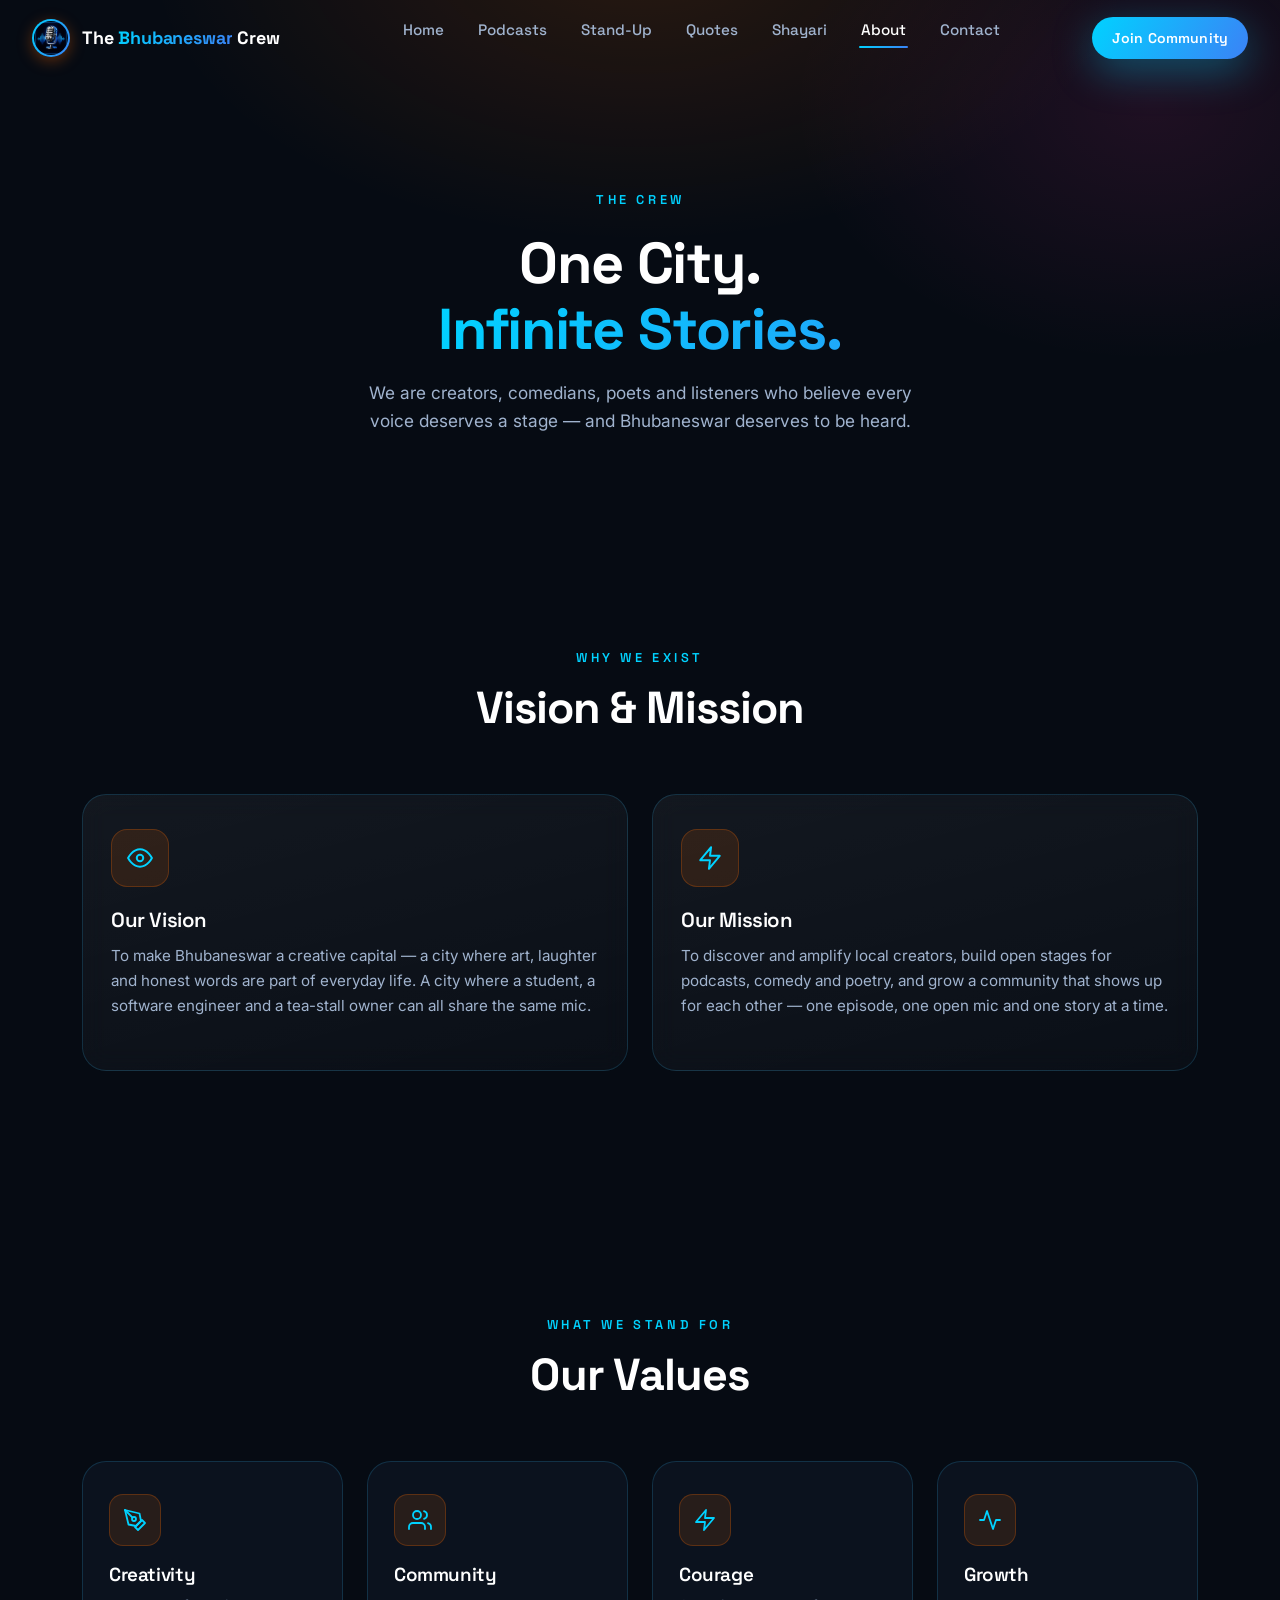
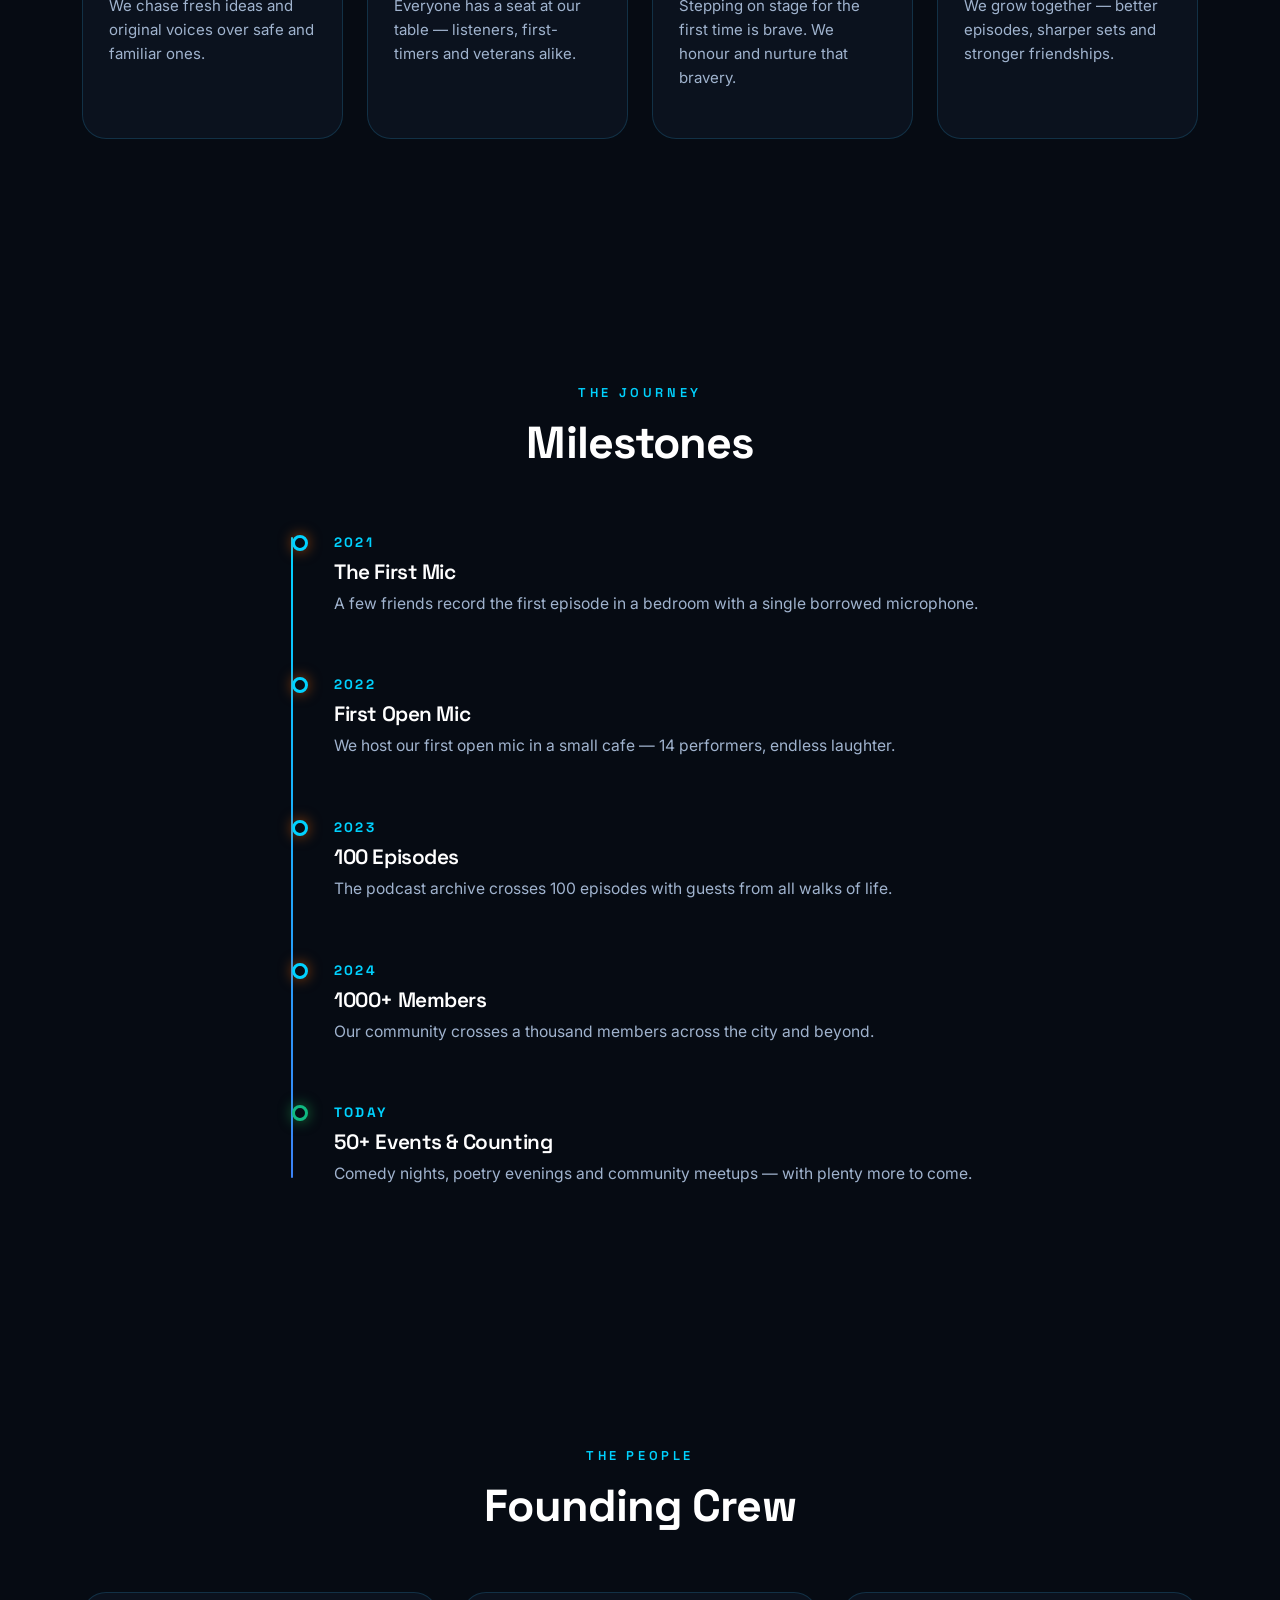
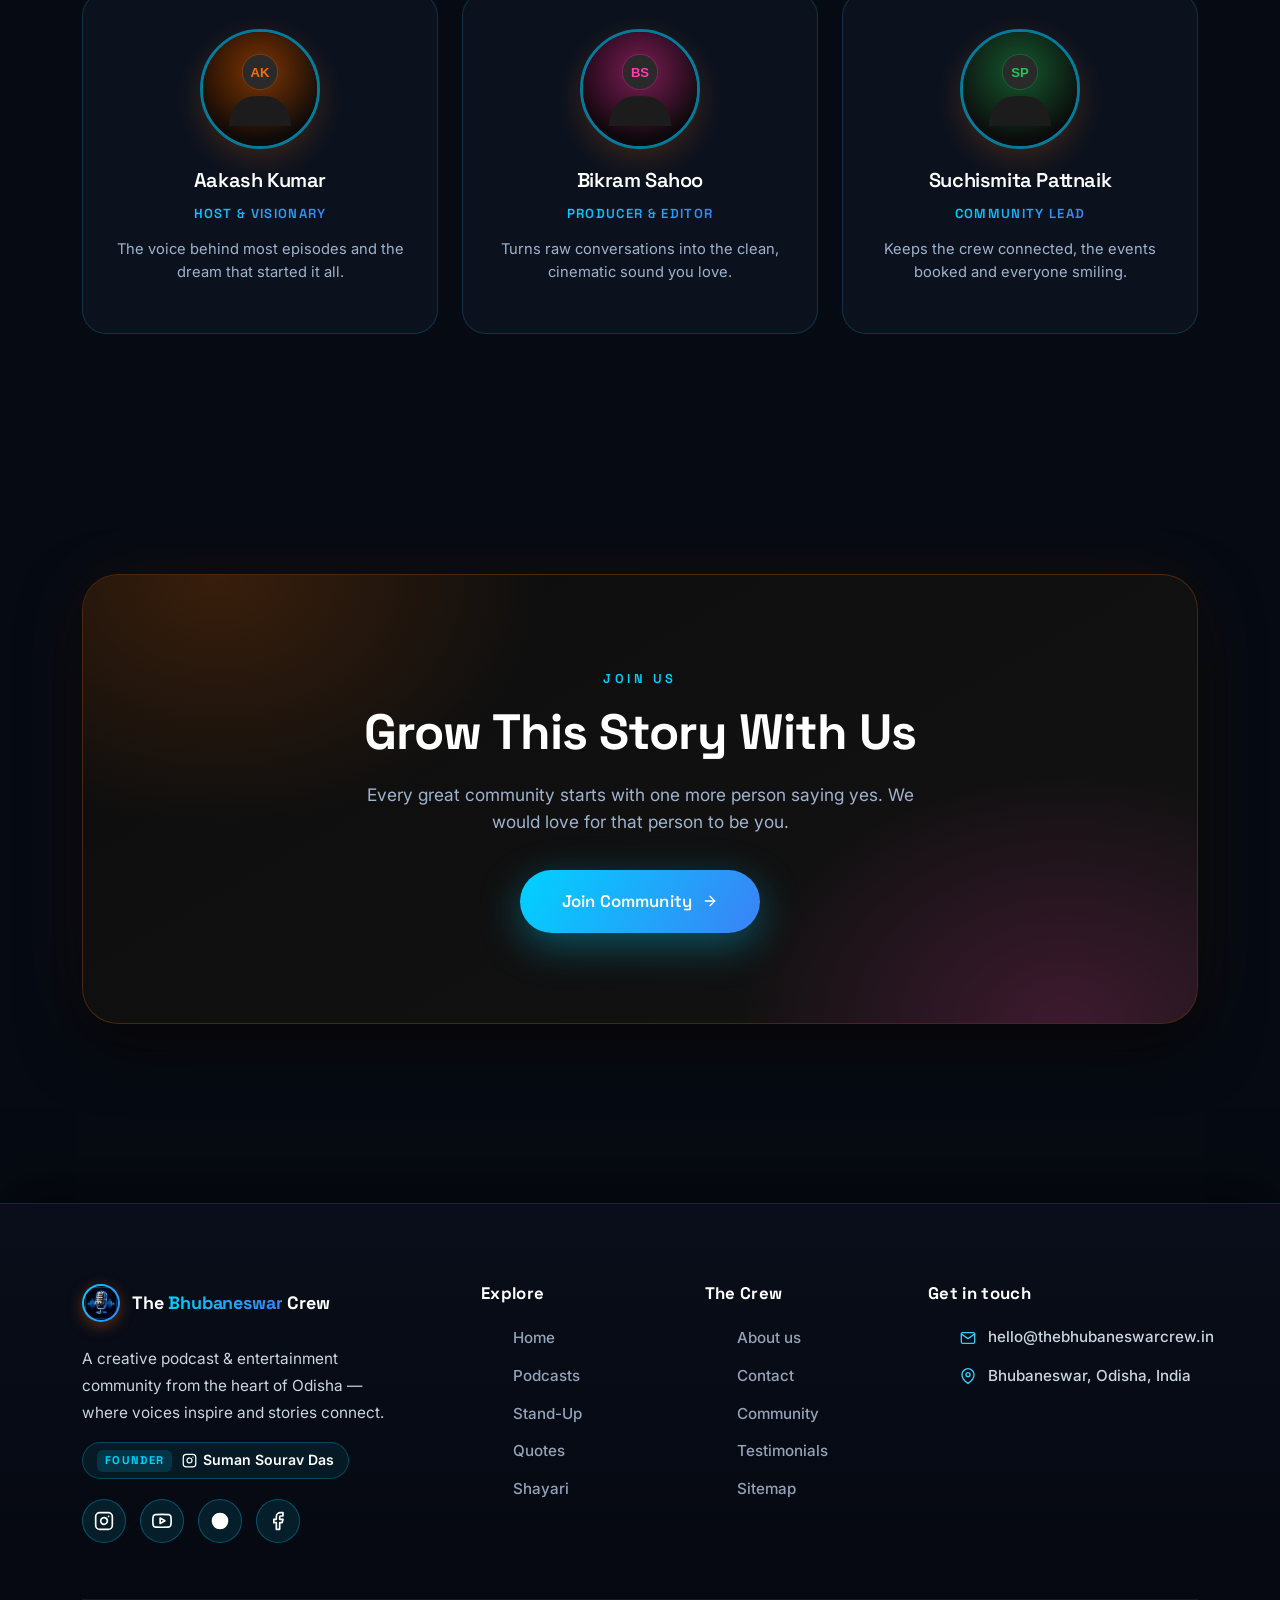
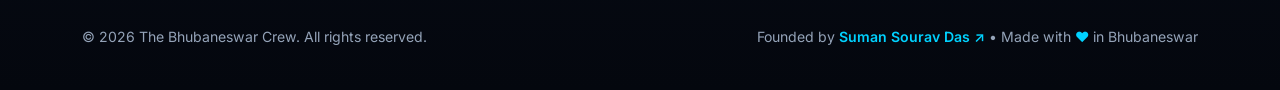
<file: about.html>
<!DOCTYPE html>
<html lang="en">
<head>
  <!-- ============================================================
       THE BHUBANESWAR CREW — About Page
       ============================================================ -->
  <script>document.documentElement.classList.add('js');</script>

  <meta charset="UTF-8">
  <meta name="viewport" content="width=device-width, initial-scale=1.0">

  <!-- ================= SEO ================= -->
  <title>About Us | The Bhubaneswar Crew</title>
  <meta name="description" content="Meet The Bhubaneswar Crew — a creative podcast and entertainment community from Bhubaneswar, Odisha. Learn about our vision, mission, values and the people behind the mic.">
  <meta name="keywords" content="about The Bhubaneswar Crew, Bhubaneswar community, podcast creators Odisha, our story, vision mission">
  <meta name="author" content="The Bhubaneswar Crew">
  <meta name="robots" content="index, follow">
  <meta name="theme-color" content="#050505">

  <!-- ================= Open Graph ================= -->
  <meta property="og:type" content="website">
  <meta property="og:site_name" content="The Bhubaneswar Crew">
  <meta property="og:title" content="About Us | The Bhubaneswar Crew">
  <meta property="og:description" content="Built by creators, for the city — our vision, mission and the people behind the mic.">
  <meta property="og:url" content="https://www.thebhubaneswarcrew.in/about.html">
  <meta property="og:image" content="https://www.thebhubaneswarcrew.in/images/team-1.svg">

  <!-- ================= Twitter Card ================= -->
  <meta name="twitter:card" content="summary_large_image">
  <meta name="twitter:title" content="About Us | The Bhubaneswar Crew">
  <meta name="twitter:description" content="Built by creators, for the city — our vision, mission and the people behind the mic.">
  <meta name="twitter:image" content="https://www.thebhubaneswarcrew.in/images/team-1.svg">

  <!-- ================= Favicon ================= -->
  <link rel="icon" type="image/x-icon" href="favicon.ico">
  <link rel="shortcut icon" type="image/x-icon" href="favicon/favicon.ico">
  <link rel="icon" type="image/png" sizes="32x32" href="favicon/favicon-32x32.png">
  <link rel="icon" type="image/png" sizes="16x16" href="favicon/favicon-16x16.png">
  <link rel="apple-touch-icon" sizes="180x180" href="favicon/apple-touch-icon.png">

  <!-- ================= Google Fonts ================= -->
  <link rel="preconnect" href="https://fonts.googleapis.com">
  <link rel="preconnect" href="https://fonts.gstatic.com" crossorigin>
  <link href="https://fonts.googleapis.com/css2?family=Inter:wght@400;500;600;700&family=Space+Grotesk:wght@400;500;600;700&display=swap" rel="stylesheet">

  <!-- ================= Bootstrap 5 — GRID ONLY ================= -->
  <link rel="stylesheet" href="https://cdn.jsdelivr.net/npm/bootstrap@5.3.3/dist/css/bootstrap.min.css">

  <!-- ================= Custom Styles ================= -->
  <link rel="stylesheet" href="css/style.css">
  <link rel="stylesheet" href="css/animations.css">
  <link rel="stylesheet" href="css/responsive.css">
</head>

<body>

  <!-- Preloader -->
  <div class="preloader" id="preloader" role="status" aria-label="Loading The Bhubaneswar Crew">
    <div class="preloader-inner">
      <div class="preloader-ring"></div>
      <img src="favicon/app_icon_tbc.png" alt="The Bhubaneswar Crew logo" class="preloader-logo">
      <p class="preloader-text">The Bhubaneswar Crew</p>
    </div>
  </div>

  <!-- Scroll progress bar -->
  <div class="scroll-progress" id="scrollProgress" aria-hidden="true"></div>

  <!-- Cursor glow -->
  <div class="cursor-glow" id="cursorGlow" aria-hidden="true"></div>

  <!-- Skip link -->
  <a class="skip-link" href="#main">Skip to main content</a>

  <!-- ================= NAVBAR ================= -->
  <header class="site-header" id="siteHeader">
    <nav class="site-nav" aria-label="Main navigation">
      <a href="index.html" class="brand" aria-label="The Bhubaneswar Crew — Home">
        <span class="brand-mark" aria-hidden="true">
          <img src="favicon/app_icon_tbc.png" alt="The Bhubaneswar Crew logo" class="brand-logo-img">
        </span>
        <span class="brand-text">The <em>Bhubaneswar</em> Crew</span>
      </a>

      <ul class="nav-links" id="navLinks">
        <li><a href="index.html" class="nav-link">Home</a></li>
        <li><a href="podcasts.html" class="nav-link">Podcasts</a></li>
        <li><a href="standup.html" class="nav-link">Stand-Up</a></li>
        <li><a href="quotes.html" class="nav-link">Quotes</a></li>
        <li><a href="shayari.html" class="nav-link">Shayari</a></li>
        <li><a href="about.html" class="nav-link">About</a></li>
        <li><a href="contact.html" class="nav-link">Contact</a></li>
      </ul>

      <div class="nav-actions">
        <a href="contact.html" class="btn-crew btn-sm">Join Community</a>
        <button class="menu-toggle" id="menuToggle" aria-label="Open menu" aria-expanded="false" aria-controls="navLinks">
          <svg width="26" height="26" viewBox="0 0 24 24" fill="none" stroke="currentColor" stroke-width="2" stroke-linecap="round" aria-hidden="true">
            <line x1="3" y1="12" x2="21" y2="12"/>
            <line x1="3" y1="6" x2="21" y2="6"/>
            <line x1="3" y1="18" x2="21" y2="18"/>
          </svg>
        </button>
      </div>
    </nav>
  </header>

  <main id="main">

    <!-- ============================================================
         PAGE HERO
         ============================================================ -->
    <section class="page-hero" aria-label="About The Bhubaneswar Crew">
      <div class="container-xl">
        <span class="section-eyebrow" data-animate="fade-up">The crew</span>
        <h1 class="page-hero-heading" data-animate="fade-up" data-delay="100">
          One City.<br><span class="gradient-text">Infinite Stories.</span>
        </h1>
        <p class="page-hero-desc" data-animate="fade-up" data-delay="200">
          We are creators, comedians, poets and listeners who believe every
          voice deserves a stage — and Bhubaneswar deserves to be heard.
        </p>
      </div>
    </section>

    <!-- ============================================================
         VISION & MISSION
         ============================================================ -->
    <section class="section" aria-labelledby="vm-heading">
      <div class="container-xl">
        <div class="section-head text-center" data-animate="fade-up">
          <span class="section-eyebrow">Why we exist</span>
          <h2 class="section-title" id="vm-heading">Vision &amp; Mission</h2>
        </div>

        <div class="row g-4">
          <!-- Vision -->
          <div class="col-12 col-lg-6">
            <article class="feature-card" data-animate="fade-up" tabindex="0">
              <div class="feature-icon" aria-hidden="true">
                <svg width="26" height="26" viewBox="0 0 24 24" fill="none" stroke="currentColor" stroke-width="1.8" stroke-linecap="round" stroke-linejoin="round">
                  <path d="M1 12s4-8 11-8 11 8 11 8-4 8-11 8-11-8-11-8z"/>
                  <circle cx="12" cy="12" r="3"/>
                </svg>
              </div>
              <h3 class="feature-title">Our Vision</h3>
              <p class="feature-text">
                To make Bhubaneswar a creative capital — a city where art,
                laughter and honest words are part of everyday life. A city
                where a student, a software engineer and a tea-stall owner
                can all share the same mic.
              </p>
            </article>
          </div>

          <!-- Mission -->
          <div class="col-12 col-lg-6">
            <article class="feature-card" data-animate="fade-up" data-delay="100" tabindex="0">
              <div class="feature-icon" aria-hidden="true">
                <svg width="26" height="26" viewBox="0 0 24 24" fill="none" stroke="currentColor" stroke-width="1.8" stroke-linecap="round" stroke-linejoin="round">
                  <polygon points="13 2 3 14 12 14 11 22 21 10 12 10 13 2"/>
                </svg>
              </div>
              <h3 class="feature-title">Our Mission</h3>
              <p class="feature-text">
                To discover and amplify local creators, build open stages for
                podcasts, comedy and poetry, and grow a community that shows
                up for each other — one episode, one open mic and one story at a time.
              </p>
            </article>
          </div>
        </div>
      </div>
    </section>

    <!-- ============================================================
         VALUES
         ============================================================ -->
    <section class="section" aria-labelledby="values-heading">
      <div class="container-xl">
        <div class="section-head text-center" data-animate="fade-up">
          <span class="section-eyebrow">What we stand for</span>
          <h2 class="section-title" id="values-heading">Our Values</h2>
        </div>

        <div class="row g-4">
          <!-- Value 1 -->
          <div class="col-12 col-md-6 col-lg-3">
            <article class="value-card" data-animate="fade-up" tabindex="0">
              <div class="value-icon" aria-hidden="true">
                <svg width="24" height="24" viewBox="0 0 24 24" fill="none" stroke="currentColor" stroke-width="1.8" stroke-linecap="round" stroke-linejoin="round">
                  <path d="M12 19l7-7 3 3-7 7-3-3z"/><path d="M18 13l-1.5-7.5L2 2l3.5 14.5L13 18l5-5z"/><path d="M2 2l7.586 7.586"/><circle cx="11" cy="11" r="2"/>
                </svg>
              </div>
              <h3 class="value-title">Creativity</h3>
              <p class="value-text">We chase fresh ideas and original voices over safe and familiar ones.</p>
            </article>
          </div>

          <!-- Value 2 -->
          <div class="col-12 col-md-6 col-lg-3">
            <article class="value-card" data-animate="fade-up" data-delay="100" tabindex="0">
              <div class="value-icon" aria-hidden="true">
                <svg width="24" height="24" viewBox="0 0 24 24" fill="none" stroke="currentColor" stroke-width="1.8" stroke-linecap="round" stroke-linejoin="round">
                  <path d="M17 21v-2a4 4 0 0 0-4-4H5a4 4 0 0 0-4 4v2"/><circle cx="9" cy="7" r="4"/><path d="M23 21v-2a4 4 0 0 0-3-3.87"/><path d="M16 3.13a4 4 0 0 1 0 7.75"/>
                </svg>
              </div>
              <h3 class="value-title">Community</h3>
              <p class="value-text">Everyone has a seat at our table — listeners, first-timers and veterans alike.</p>
            </article>
          </div>

          <!-- Value 3 -->
          <div class="col-12 col-md-6 col-lg-3">
            <article class="value-card" data-animate="fade-up" data-delay="200" tabindex="0">
              <div class="value-icon" aria-hidden="true">
                <svg width="24" height="24" viewBox="0 0 24 24" fill="none" stroke="currentColor" stroke-width="1.8" stroke-linecap="round" stroke-linejoin="round">
                  <polygon points="13 2 3 14 12 14 11 22 21 10 12 10 13 2"/>
                </svg>
              </div>
              <h3 class="value-title">Courage</h3>
              <p class="value-text">Stepping on stage for the first time is brave. We honour and nurture that bravery.</p>
            </article>
          </div>

          <!-- Value 4 -->
          <div class="col-12 col-md-6 col-lg-3">
            <article class="value-card" data-animate="fade-up" data-delay="300" tabindex="0">
              <div class="value-icon" aria-hidden="true">
                <svg width="24" height="24" viewBox="0 0 24 24" fill="none" stroke="currentColor" stroke-width="1.8" stroke-linecap="round" stroke-linejoin="round">
                  <polyline points="22 12 18 12 15 21 9 3 6 12 2 12"/>
                </svg>
              </div>
              <h3 class="value-title">Growth</h3>
              <p class="value-text">We grow together — better episodes, sharper sets and stronger friendships.</p>
            </article>
          </div>
        </div>
      </div>
    </section>

    <!-- ============================================================
         TIMELINE / MILESTONES
         ============================================================ -->
    <section class="section" aria-labelledby="milestones-heading">
      <div class="container-xl">
        <div class="section-head text-center" data-animate="fade-up">
          <span class="section-eyebrow">The journey</span>
          <h2 class="section-title" id="milestones-heading">Milestones</h2>
        </div>

        <div class="timeline">
          <!-- Milestone 1 -->
          <div class="timeline-item" data-animate="fade-up">
            <span class="timeline-year">2021</span>
            <h3 class="timeline-title">The First Mic</h3>
            <p class="timeline-text">A few friends record the first episode in a bedroom with a single borrowed microphone.</p>
          </div>

          <!-- Milestone 2 -->
          <div class="timeline-item" data-animate="fade-up">
            <span class="timeline-year">2022</span>
            <h3 class="timeline-title">First Open Mic</h3>
            <p class="timeline-text">We host our first open mic in a small cafe — 14 performers, endless laughter.</p>
          </div>

          <!-- Milestone 3 -->
          <div class="timeline-item" data-animate="fade-up">
            <span class="timeline-year">2023</span>
            <h3 class="timeline-title">100 Episodes</h3>
            <p class="timeline-text">The podcast archive crosses 100 episodes with guests from all walks of life.</p>
          </div>

          <!-- Milestone 4 -->
          <div class="timeline-item" data-animate="fade-up">
            <span class="timeline-year">2024</span>
            <h3 class="timeline-title">1000+ Members</h3>
            <p class="timeline-text">Our community crosses a thousand members across the city and beyond.</p>
          </div>

          <!-- Milestone 5 -->
          <div class="timeline-item" data-animate="fade-up">
            <span class="timeline-year">Today</span>
            <h3 class="timeline-title">50+ Events &amp; Counting</h3>
            <p class="timeline-text">Comedy nights, poetry evenings and community meetups — with plenty more to come.</p>
          </div>
        </div>
      </div>
    </section>

    <!-- ============================================================
         TEAM
         ============================================================ -->
    <section class="section" aria-labelledby="team-heading">
      <div class="container-xl">
        <div class="section-head text-center" data-animate="fade-up">
          <span class="section-eyebrow">The people</span>
          <h2 class="section-title" id="team-heading">Founding Crew</h2>
        </div>

        <div class="row g-4">
          <!-- Team 1 -->
          <div class="col-12 col-md-6 col-lg-4">
            <article class="team-card" data-animate="fade-up" tabindex="0">
              <div class="team-avatar">
                <img src="images/team-1.svg" alt="Portrait of Aakash Kumar, founder and host" loading="lazy">
              </div>
              <h3 class="team-name">Aakash Kumar</h3>
              <span class="team-role">Host &amp; Visionary</span>
              <p class="team-bio">The voice behind most episodes and the dream that started it all.</p>
            </article>
          </div>

          <!-- Team 2 -->
          <div class="col-12 col-md-6 col-lg-4">
            <article class="team-card" data-animate="fade-up" data-delay="100" tabindex="0">
              <div class="team-avatar">
                <img src="images/team-2.svg" alt="Portrait of Bikram Sahoo, producer and editor" loading="lazy">
              </div>
              <h3 class="team-name">Bikram Sahoo</h3>
              <span class="team-role">Producer &amp; Editor</span>
              <p class="team-bio">Turns raw conversations into the clean, cinematic sound you love.</p>
            </article>
          </div>

          <!-- Team 3 -->
          <div class="col-12 col-md-6 col-lg-4">
            <article class="team-card" data-animate="fade-up" data-delay="200" tabindex="0">
              <div class="team-avatar">
                <img src="images/team-3.svg" alt="Portrait of Suchismita Pattnaik, community lead" loading="lazy">
              </div>
              <h3 class="team-name">Suchismita Pattnaik</h3>
              <span class="team-role">Community Lead</span>
              <p class="team-bio">Keeps the crew connected, the events booked and everyone smiling.</p>
            </article>
          </div>
        </div>
      </div>
    </section>

    <!-- ============================================================
         CALL TO ACTION
         ============================================================ -->
    <section class="section cta-section" aria-labelledby="cta-heading">
      <div class="container-xl">
        <div class="cta-card" data-animate="zoom-in">
          <div class="cta-glow" aria-hidden="true"></div>
          <span class="section-eyebrow cta-eyebrow">Join us</span>
          <h2 class="cta-title" id="cta-heading">Grow This Story With Us</h2>
          <p class="cta-text">
            Every great community starts with one more person saying yes.
            We would love for that person to be you.
          </p>
          <a href="contact.html" class="btn-crew btn-lg">
            Join Community
            <svg width="16" height="16" viewBox="0 0 24 24" fill="none" stroke="currentColor" stroke-width="2" stroke-linecap="round" stroke-linejoin="round" aria-hidden="true">
              <line x1="5" y1="12" x2="19" y2="12"/><polyline points="12 5 19 12 12 19"/>
            </svg>
          </a>
        </div>
      </div>
    </section>

  </main>

  <!-- ============================================================
       FOOTER
       ============================================================ -->
  <footer class="site-footer" aria-label="Site footer">
    <div class="container-xl">
      <div class="footer-grid">
        <div class="footer-col footer-brand-col">
          <a href="index.html" class="brand" aria-label="The Bhubaneswar Crew — Home">
            <span class="brand-mark" aria-hidden="true">
              <img src="favicon/app_icon_tbc.png" alt="The Bhubaneswar Crew logo" class="brand-logo-img">
            </span>
            <span class="brand-text">The <em>Bhubaneswar</em> Crew</span>
          </a>
          <p class="footer-blurb">
            A creative podcast &amp; entertainment community from the heart of
            Odisha — where voices inspire and stories connect.
          </p>
          <div class="footer-founder-badge">
            <span class="founder-badge-label">Founder</span>
            <a href="https://www.instagram.com/suman_sourav_das" target="_blank" rel="noopener noreferrer" class="founder-badge-link" aria-label="Founder Suman Sourav Das on Instagram">
              <img src="images/icons/instagram.svg" alt="" width="15" height="15" aria-hidden="true">
              <span>Suman Sourav Das</span>
            </a>
          </div>
          <div class="social-links">
            <a href="https://www.instagram.com/" target="_blank" rel="noopener noreferrer" class="social-link" aria-label="Follow us on Instagram">
              <img src="images/icons/instagram.svg" alt="Instagram" width="20" height="20">
            </a>
            <a href="https://www.youtube.com/" target="_blank" rel="noopener noreferrer" class="social-link" aria-label="Subscribe on YouTube">
              <img src="images/icons/youtube.svg" alt="YouTube" width="20" height="20">
            </a>
            <a href="https://open.spotify.com/" target="_blank" rel="noopener noreferrer" class="social-link" aria-label="Listen on Spotify">
              <img src="images/icons/spotify.svg" alt="Spotify" width="20" height="20">
            </a>
            <a href="https://www.facebook.com/" target="_blank" rel="noopener noreferrer" class="social-link" aria-label="Follow us on Facebook">
              <img src="images/icons/facebook.svg" alt="Facebook" width="20" height="20">
            </a>
          </div>
        </div>

        <div class="footer-col">
          <h4 class="footer-heading">Explore</h4>
          <ul class="footer-links">
            <li><a href="index.html">Home</a></li>
            <li><a href="podcasts.html">Podcasts</a></li>
            <li><a href="standup.html">Stand-Up</a></li>
            <li><a href="quotes.html">Quotes</a></li>
            <li><a href="shayari.html">Shayari</a></li>
          </ul>
        </div>

        <div class="footer-col">
          <h4 class="footer-heading">The Crew</h4>
          <ul class="footer-links">
            <li><a href="about.html">About us</a></li>
            <li><a href="contact.html">Contact</a></li>
            <li><a href="index.html#community">Community</a></li>
            <li><a href="index.html#testimonials">Testimonials</a></li>
            <li><a href="sitemap.xml">Sitemap</a></li>
          </ul>
        </div>

        <div class="footer-col">
          <h4 class="footer-heading">Get in touch</h4>
          <ul class="footer-links footer-contact">
            <li>
              <img src="images/icons/mail.svg" alt="" width="16" height="16" aria-hidden="true">
              <a href="mailto:hello@thebhubaneswarcrew.in">hello@thebhubaneswarcrew.in</a>
            </li>
            <li>
              <img src="images/icons/location.svg" alt="" width="16" height="16" aria-hidden="true">
              <a href="https://maps.app.goo.gl/BLd8zX1RDRyEnMKo7" target="_blank" rel="noopener noreferrer">Bhubaneswar, Odisha, India</a>
            </li>
          </ul>
        </div>
      </div>

      <div class="footer-bottom">
        <p class="footer-copyright">&copy; <span id="footerYear">2026</span> The Bhubaneswar Crew. All rights reserved.</p>
        <p class="footer-tagline">Founded by <a href="https://www.instagram.com/suman_sourav_das" target="_blank" rel="noopener noreferrer" class="founder-inline-link">Suman Sourav Das ↗</a> &bull; Made with <span class="heart" aria-hidden="true">&hearts;</span> in Bhubaneswar</p>
      </div>
    </div>
  </footer>

  <!-- Back to top -->
  <button class="back-to-top" id="backToTop" aria-label="Back to top">
    <img src="images/icons/arrow-up.svg" alt="" width="18" height="18" aria-hidden="true">
  </button>

  <!-- Scripts -->
  <script src="https://code.jquery.com/jquery-3.7.1.min.js"></script>
  <script src="js/main.js"></script>
  <script src="js/navbar.js"></script>
  <script src="js/animation.js"></script>
  <script src="js/slider.js"></script>
  <script src="js/counter.js"></script>
</body>
</html>
</file>
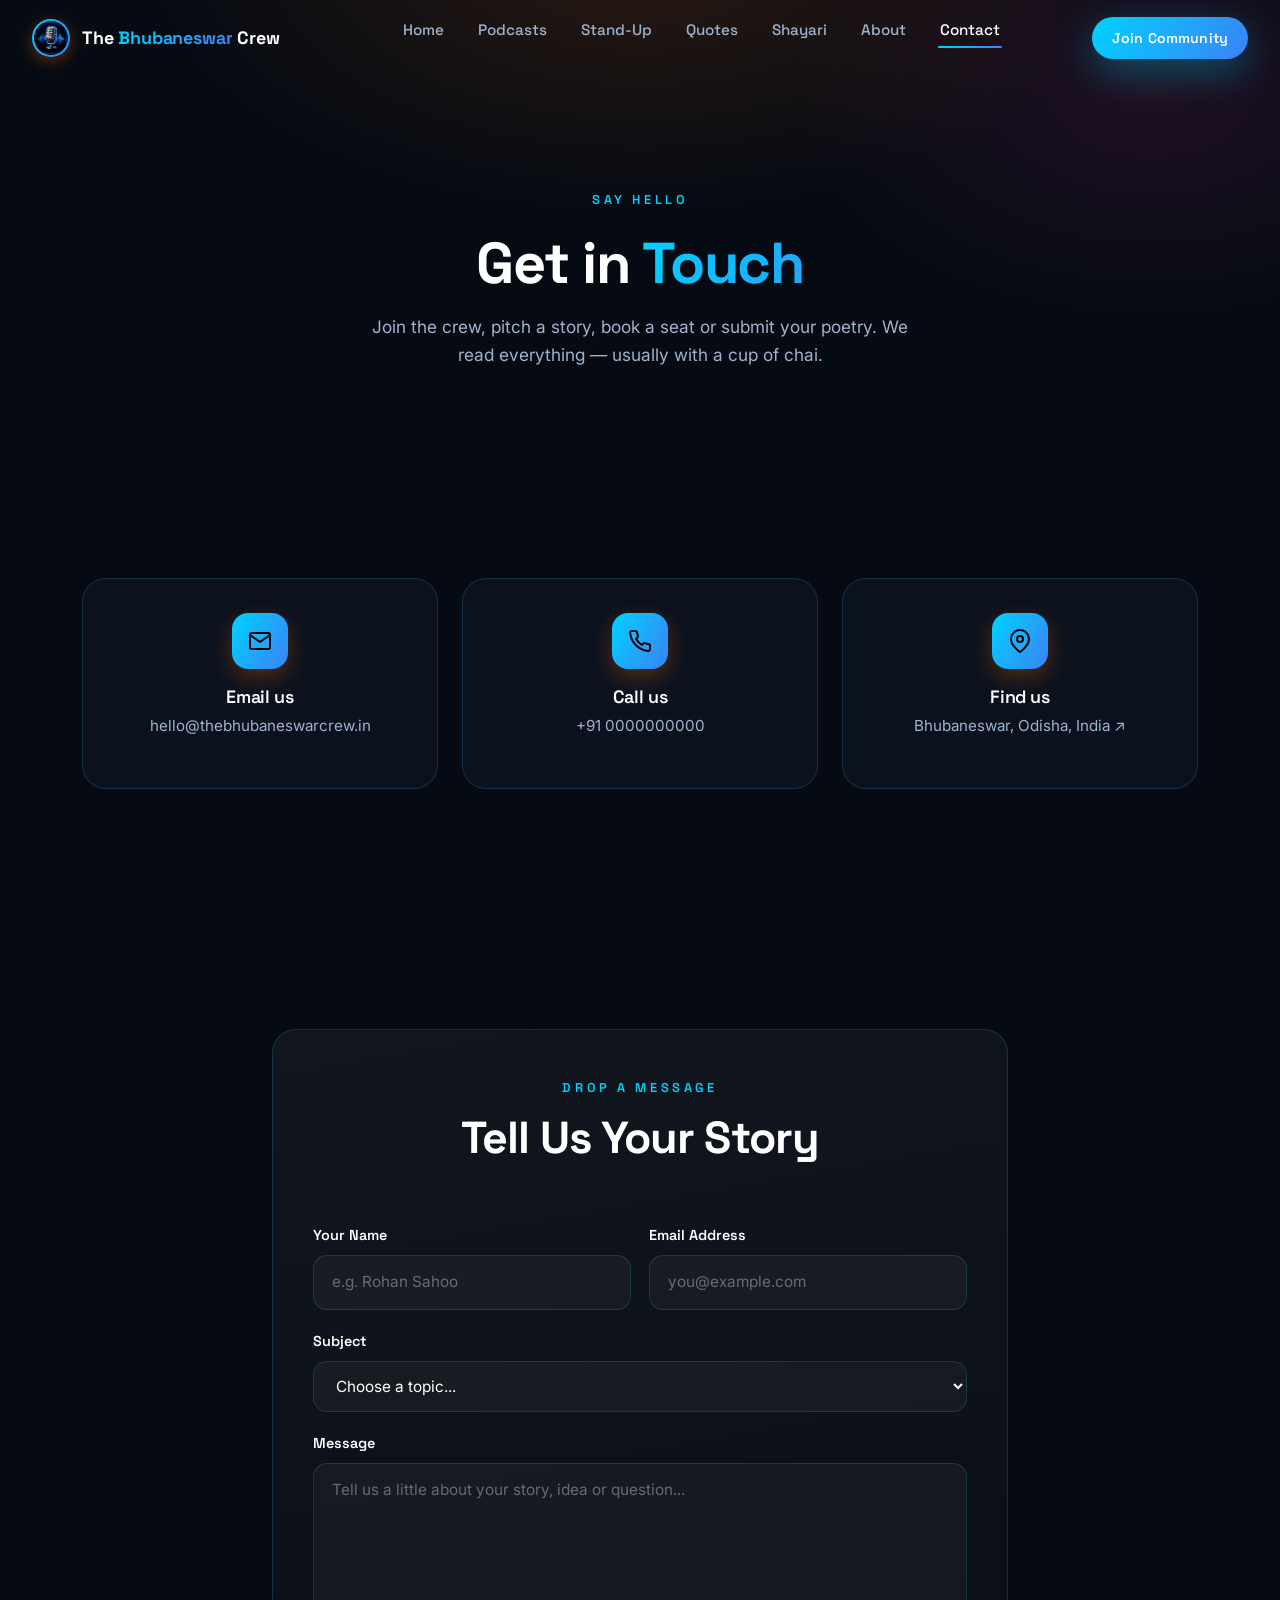
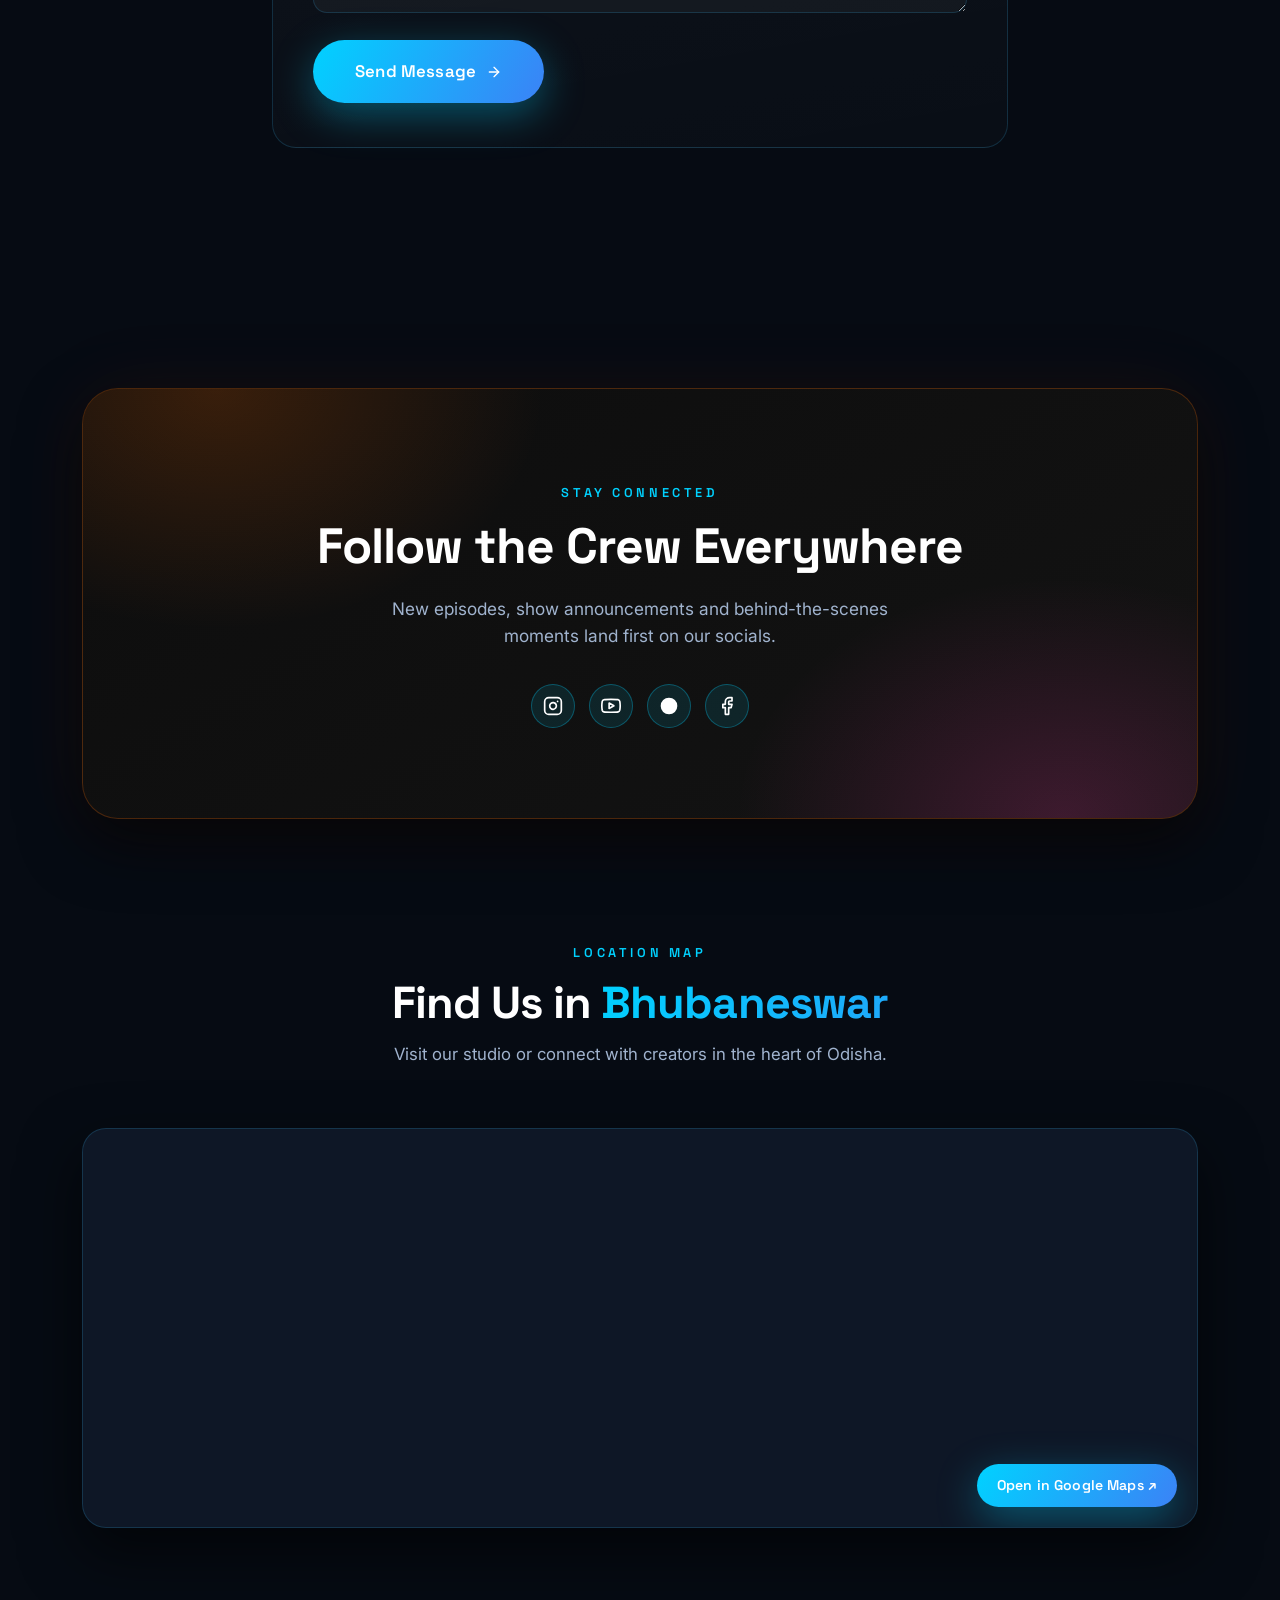
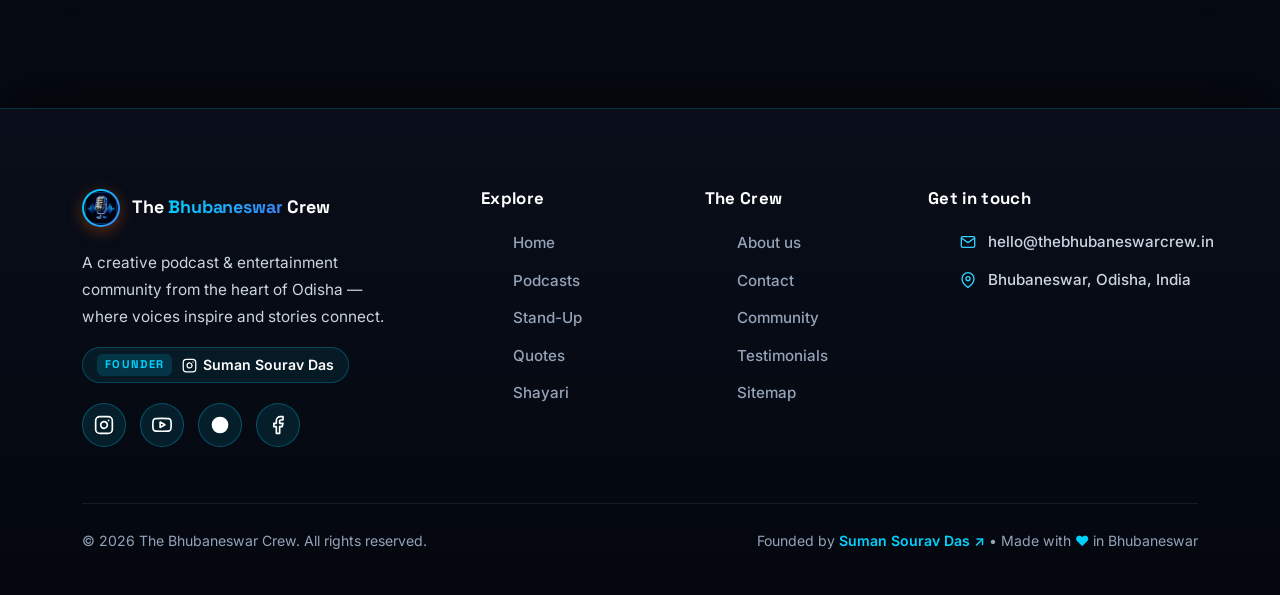
<file: contact.html>
<!DOCTYPE html>
<html lang="en">

<head>
  <!-- ============================================================
       THE BHUBANESWAR CREW — Contact Page
       ============================================================ -->
  <script>document.documentElement.classList.add('js');</script>

  <meta charset="UTF-8">
  <meta name="viewport" content="width=device-width, initial-scale=1.0">

  <!-- ================= SEO ================= -->
  <title>Contact | The Bhubaneswar Crew</title>
  <meta name="description"
    content="Get in touch with The Bhubaneswar Crew — join the community, pitch a story, book a comedy seat or submit your poetry and quotes.">
  <meta name="keywords"
    content="contact The Bhubaneswar Crew, join community, pitch podcast, open mic registration, submit poetry">
  <meta name="author" content="The Bhubaneswar Crew">
  <meta name="robots" content="index, follow">
  <meta name="theme-color" content="#050505">

  <!-- ================= Open Graph ================= -->
  <meta property="og:type" content="website">
  <meta property="og:site_name" content="The Bhubaneswar Crew">
  <meta property="og:title" content="Contact | The Bhubaneswar Crew">
  <meta property="og:description" content="Join the crew — tell us your story, book a seat, or simply say hello.">
  <meta property="og:url" content="https://www.thebhubaneswarcrew.in/contact.html">
  <meta property="og:image" content="https://www.thebhubaneswarcrew.in/images/performer-2.svg">

  <!-- ================= Twitter Card ================= -->
  <meta name="twitter:card" content="summary_large_image">
  <meta name="twitter:title" content="Contact | The Bhubaneswar Crew">
  <meta name="twitter:description" content="Join the crew — tell us your story, book a seat, or simply say hello.">
  <meta name="twitter:image" content="https://www.thebhubaneswarcrew.in/images/performer-2.svg">

  <!-- ================= Favicon ================= -->
  <link rel="icon" type="image/x-icon" href="favicon.ico">
  <link rel="shortcut icon" type="image/x-icon" href="favicon/favicon.ico">
  <link rel="icon" type="image/png" sizes="32x32" href="favicon/favicon-32x32.png">
  <link rel="icon" type="image/png" sizes="16x16" href="favicon/favicon-16x16.png">
  <link rel="apple-touch-icon" sizes="180x180" href="favicon/apple-touch-icon.png">

  <!-- ================= Google Fonts ================= -->
  <link rel="preconnect" href="https://fonts.googleapis.com">
  <link rel="preconnect" href="https://fonts.gstatic.com" crossorigin>
  <link
    href="https://fonts.googleapis.com/css2?family=Inter:wght@400;500;600;700&family=Space+Grotesk:wght@400;500;600;700&display=swap"
    rel="stylesheet">

  <!-- ================= Bootstrap 5 — GRID ONLY ================= -->
  <link rel="stylesheet" href="https://cdn.jsdelivr.net/npm/bootstrap@5.3.3/dist/css/bootstrap.min.css">

  <!-- ================= Custom Styles ================= -->
  <link rel="stylesheet" href="css/style.css">
  <link rel="stylesheet" href="css/animations.css">
  <link rel="stylesheet" href="css/responsive.css">
</head>

<body>

  <!-- Preloader -->
  <div class="preloader" id="preloader" role="status" aria-label="Loading The Bhubaneswar Crew">
    <div class="preloader-inner">
      <div class="preloader-ring"></div>
      <img src="favicon/app_icon_tbc.png" alt="The Bhubaneswar Crew logo" class="preloader-logo">
      <p class="preloader-text">The Bhubaneswar Crew</p>
    </div>
  </div>

  <!-- Scroll progress bar -->
  <div class="scroll-progress" id="scrollProgress" aria-hidden="true"></div>

  <!-- Cursor glow -->
  <div class="cursor-glow" id="cursorGlow" aria-hidden="true"></div>

  <!-- Skip link -->
  <a class="skip-link" href="#main">Skip to main content</a>

  <!-- ================= NAVBAR ================= -->
  <header class="site-header" id="siteHeader">
    <nav class="site-nav" aria-label="Main navigation">
      <a href="index.html" class="brand" aria-label="The Bhubaneswar Crew — Home">
        <span class="brand-mark" aria-hidden="true">
          <img src="favicon/app_icon_tbc.png" alt="The Bhubaneswar Crew logo" class="brand-logo-img">
        </span>
        <span class="brand-text">The <em>Bhubaneswar</em> Crew</span>
      </a>

      <ul class="nav-links" id="navLinks">
        <li><a href="index.html" class="nav-link">Home</a></li>
        <li><a href="podcasts.html" class="nav-link">Podcasts</a></li>
        <li><a href="standup.html" class="nav-link">Stand-Up</a></li>
        <li><a href="quotes.html" class="nav-link">Quotes</a></li>
        <li><a href="shayari.html" class="nav-link">Shayari</a></li>
        <li><a href="about.html" class="nav-link">About</a></li>
        <li><a href="contact.html" class="nav-link">Contact</a></li>
      </ul>

      <div class="nav-actions">
        <a href="contact.html" class="btn-crew btn-sm">Join Community</a>
        <button class="menu-toggle" id="menuToggle" aria-label="Open menu" aria-expanded="false"
          aria-controls="navLinks">
          <svg width="26" height="26" viewBox="0 0 24 24" fill="none" stroke="currentColor" stroke-width="2"
            stroke-linecap="round" aria-hidden="true">
            <line x1="3" y1="12" x2="21" y2="12" />
            <line x1="3" y1="6" x2="21" y2="6" />
            <line x1="3" y1="18" x2="21" y2="18" />
          </svg>
        </button>
      </div>
    </nav>
  </header>

  <main id="main">

    <!-- ============================================================
         PAGE HERO
         ============================================================ -->
    <section class="page-hero" aria-label="Contact">
      <div class="container-xl">
        <span class="section-eyebrow" data-animate="fade-up">Say hello</span>
        <h1 class="page-hero-heading" data-animate="fade-up" data-delay="100">
          Get in <span class="gradient-text">Touch</span>
        </h1>
        <p class="page-hero-desc" data-animate="fade-up" data-delay="200">
          Join the crew, pitch a story, book a seat or submit your poetry.
          We read everything — usually with a cup of chai.
        </p>
      </div>
    </section>

    <!-- ============================================================
         CONTACT INFO CARDS
         ============================================================ -->
    <section class="section" aria-labelledby="info-heading">
      <div class="container-xl">
        <h2 class="visually-hidden" id="info-heading">Contact details</h2>

        <div class="row g-4">
          <!-- Email -->
          <div class="col-12 col-md-6 col-lg-4">
            <article class="contact-info-card" data-animate="fade-up" tabindex="0">
              <div class="contact-info-icon" aria-hidden="true">
                <img src="images/icons/mail.svg" alt="" width="24" height="24">
              </div>
              <h3>Email us</h3>
              <p><a href="mailto:hello@thebhubaneswarcrew.in">hello@thebhubaneswarcrew.in</a></p>
            </article>
          </div>

          <!-- Phone -->
          <div class="col-12 col-md-6 col-lg-4">
            <article class="contact-info-card" data-animate="fade-up" data-delay="100" tabindex="0">
              <div class="contact-info-icon" aria-hidden="true">
                <img src="images/icons/phone.svg" alt="" width="24" height="24">
              </div>
              <h3>Call us</h3>
              <p><a href="tel:+910000000000">+91 0000000000</a></p>
            </article>
          </div>

          <!-- Location -->
          <div class="col-12 col-md-6 col-lg-4">
            <article class="contact-info-card" data-animate="fade-up" data-delay="200" tabindex="0">
              <div class="contact-info-icon" aria-hidden="true">
                <img src="images/icons/location.svg" alt="" width="24" height="24">
              </div>
              <h3>Find us</h3>
              <p><a href="https://maps.app.goo.gl/BLd8zX1RDRyEnMKo7" target="_blank"
                  rel="noopener noreferrer">Bhubaneswar, Odisha, India ↗</a></p>
            </article>
          </div>
        </div>
      </div>
    </section>

    <!-- ============================================================
         CONTACT FORM
         ============================================================ -->
    <section class="section" aria-labelledby="form-heading">
      <div class="container-xl">
        <div class="row justify-content-center">
          <div class="col-12 col-lg-8">
            <div class="contact-form-card" data-animate="fade-up">
              <div class="section-head text-center">
                <span class="section-eyebrow">Drop a message</span>
                <h2 class="section-title" id="form-heading">Tell Us Your Story</h2>
              </div>

              <!-- Success state (shown by the script after a valid submit) -->
              <div class="form-success" id="formSuccess" role="status">
                <div class="form-success-icon" aria-hidden="true">
                  <svg width="30" height="30" viewBox="0 0 24 24" fill="none" stroke="currentColor" stroke-width="2.5"
                    stroke-linecap="round" stroke-linejoin="round">
                    <polyline points="20 6 9 17 4 12" />
                  </svg>
                </div>
                <h3>Message Sent!</h3>
                <p>Thank you for reaching out. The crew will get back to you soon.</p>
              </div>

              <!-- The form itself -->
              <form id="contactForm" novalidate>
                <div class="form-row">
                  <!-- Name -->
                  <div class="form-group" id="field-name">
                    <label for="inputName">Your Name</label>
                    <input type="text" id="inputName" name="name" class="form-control-custom"
                      placeholder="e.g. Rohan Sahoo" autocomplete="name" required>
                    <span class="form-error">Please enter your name.</span>
                  </div>

                  <!-- Email -->
                  <div class="form-group" id="field-email">
                    <label for="inputEmail">Email Address</label>
                    <input type="email" id="inputEmail" name="email" class="form-control-custom"
                      placeholder="you@example.com" autocomplete="email" required>
                    <span class="form-error">Please enter a valid email address.</span>
                  </div>
                </div>

                <!-- Subject -->
                <div class="form-group" id="field-subject">
                  <label for="inputSubject">Subject</label>
                  <select id="inputSubject" name="subject" class="form-control-custom" required>
                    <option value="" disabled selected>Choose a topic...</option>
                    <option value="join">Join the community</option>
                    <option value="pitch">Pitch a podcast story</option>
                    <option value="open-mic">Open mic / comedy registration</option>
                    <option value="poetry">Submit quotes / shayari</option>
                    <option value="other">Something else</option>
                  </select>
                  <span class="form-error">Please choose a topic.</span>
                </div>

                <!-- Message -->
                <div class="form-group" id="field-message">
                  <label for="inputMessage">Message</label>
                  <textarea id="inputMessage" name="message" class="form-control-custom"
                    placeholder="Tell us a little about your story, idea or question..." required></textarea>
                  <span class="form-error">Please write a short message.</span>
                </div>

                <button type="submit" class="btn-crew btn-lg">
                  Send Message
                  <svg width="16" height="16" viewBox="0 0 24 24" fill="none" stroke="currentColor" stroke-width="2"
                    stroke-linecap="round" stroke-linejoin="round" aria-hidden="true">
                    <line x1="5" y1="12" x2="19" y2="12" />
                    <polyline points="12 5 19 12 12 19" />
                  </svg>
                </button>
              </form>
            </div>
          </div>
        </div>
      </div>
    </section>

    <!-- ============================================================
         SOCIAL CTA
         ============================================================ -->
    <section class="section cta-section" aria-labelledby="cta-heading">
      <div class="container-xl">
        <div class="cta-card" data-animate="zoom-in">
          <div class="cta-glow" aria-hidden="true"></div>
          <span class="section-eyebrow cta-eyebrow">Stay connected</span>
          <h2 class="cta-title" id="cta-heading">Follow the Crew Everywhere</h2>
          <p class="cta-text">
            New episodes, show announcements and behind-the-scenes moments
            land first on our socials.
          </p>
          <div class="social-links" style="justify-content:center;">
            <a href="https://www.instagram.com/" target="_blank" rel="noopener noreferrer" class="social-link"
              aria-label="Follow us on Instagram">
              <img src="images/icons/instagram.svg" alt="Instagram" width="20" height="20">
            </a>
            <a href="https://www.youtube.com/" target="_blank" rel="noopener noreferrer" class="social-link"
              aria-label="Subscribe on YouTube">
              <img src="images/icons/youtube.svg" alt="YouTube" width="20" height="20">
            </a>
            <a href="https://open.spotify.com/" target="_blank" rel="noopener noreferrer" class="social-link"
              aria-label="Listen on Spotify">
              <img src="images/icons/spotify.svg" alt="Spotify" width="20" height="20">
            </a>
            <a href="https://www.facebook.com/" target="_blank" rel="noopener noreferrer" class="social-link"
              aria-label="Follow us on Facebook">
              <img src="images/icons/facebook.svg" alt="Facebook" width="20" height="20">
            </a>
          </div>
        </div>
      </div>
    </section>

    <!-- ============================================================
         MAP SECTION — Interactive Google Map of Bhubaneswar
         ============================================================ -->
    <section class="section pt-0" aria-label="Interactive Map">
      <div class="container-xl">
        <div class="section-head text-center" data-animate="fade-up">
          <span class="section-eyebrow">Location Map</span>
          <h2 class="section-title">Find Us in <span class="gradient-text">Bhubaneswar</span></h2>
          <p class="section-desc">Visit our studio or connect with creators in the heart of Odisha.</p>
        </div>
        <div class="map-container" data-animate="fade-up" data-delay="100"
          style="position: relative; overflow: hidden; border-radius: var(--radius-card); border: 1px solid var(--glass-border); box-shadow: var(--shadow-card); background: var(--color-card); height: 400px;">
          <iframe title="Google Map of Bhubaneswar"
            src="https://www.google.com/maps/embed?pb=!1m18!1m12!1m3!1d119743.5332219717!2d85.7504128!3d20.3010255!2m3!1f0!2f0!3f0!3m2!1i1024!2i768!4f13.1!3m3!1m2!1s0x3a1909d2d5170aa5%3A0xfc580e2b68b33fa8!2sBhubaneswar%2C%20Odisha!5e0!3m2!1sen!2sin!4v1700000000000!5m2!1sen!2sin"
            width="100%" height="100%" style="border:0; filter: contrast(105%) hue-rotate(180deg) invert(90%);"
            allowfullscreen="" loading="lazy" referrerpolicy="no-referrer-when-downgrade">
          </iframe>
          <div style="position: absolute; bottom: 20px; right: 20px; z-index: 10;">
            <a href="https://maps.app.goo.gl/BLd8zX1RDRyEnMKo7" target="_blank" rel="noopener noreferrer"
              class="btn-crew btn-sm">
              Open in Google Maps ↗
            </a>
          </div>
        </div>
      </div>
    </section>

  </main>

  <!-- ============================================================
       FOOTER
       ============================================================ -->
  <footer class="site-footer" aria-label="Site footer">
    <div class="container-xl">
      <div class="footer-grid">
        <div class="footer-col footer-brand-col">
          <a href="index.html" class="brand" aria-label="The Bhubaneswar Crew — Home">
            <span class="brand-mark" aria-hidden="true">
              <img src="favicon/app_icon_tbc.png" alt="The Bhubaneswar Crew logo" class="brand-logo-img">
            </span>
            <span class="brand-text">The <em>Bhubaneswar</em> Crew</span>
          </a>
          <p class="footer-blurb">
            A creative podcast &amp; entertainment community from the heart of
            Odisha — where voices inspire and stories connect.
          </p>
          <div class="footer-founder-badge">
            <span class="founder-badge-label">Founder</span>
            <a href="https://www.instagram.com/suman_sourav_das" target="_blank" rel="noopener noreferrer"
              class="founder-badge-link" aria-label="Founder Suman Sourav Das on Instagram">
              <img src="images/icons/instagram.svg" alt="" width="15" height="15" aria-hidden="true">
              <span>Suman Sourav Das</span>
            </a>
          </div>
          <div class="social-links">
            <a href="https://www.instagram.com/" target="_blank" rel="noopener noreferrer" class="social-link"
              aria-label="Follow us on Instagram">
              <img src="images/icons/instagram.svg" alt="Instagram" width="20" height="20">
            </a>
            <a href="https://www.youtube.com/" target="_blank" rel="noopener noreferrer" class="social-link"
              aria-label="Subscribe on YouTube">
              <img src="images/icons/youtube.svg" alt="YouTube" width="20" height="20">
            </a>
            <a href="https://open.spotify.com/" target="_blank" rel="noopener noreferrer" class="social-link"
              aria-label="Listen on Spotify">
              <img src="images/icons/spotify.svg" alt="Spotify" width="20" height="20">
            </a>
            <a href="https://www.facebook.com/" target="_blank" rel="noopener noreferrer" class="social-link"
              aria-label="Follow us on Facebook">
              <img src="images/icons/facebook.svg" alt="Facebook" width="20" height="20">
            </a>
          </div>
        </div>

        <div class="footer-col">
          <h4 class="footer-heading">Explore</h4>
          <ul class="footer-links">
            <li><a href="index.html">Home</a></li>
            <li><a href="podcasts.html">Podcasts</a></li>
            <li><a href="standup.html">Stand-Up</a></li>
            <li><a href="quotes.html">Quotes</a></li>
            <li><a href="shayari.html">Shayari</a></li>
          </ul>
        </div>

        <div class="footer-col">
          <h4 class="footer-heading">The Crew</h4>
          <ul class="footer-links">
            <li><a href="about.html">About us</a></li>
            <li><a href="contact.html">Contact</a></li>
            <li><a href="index.html#community">Community</a></li>
            <li><a href="index.html#testimonials">Testimonials</a></li>
            <li><a href="sitemap.xml">Sitemap</a></li>
          </ul>
        </div>

        <div class="footer-col">
          <h4 class="footer-heading">Get in touch</h4>
          <ul class="footer-links footer-contact">
            <li>
              <img src="images/icons/mail.svg" alt="" width="16" height="16" aria-hidden="true">
              <a href="mailto:hello@thebhubaneswarcrew.in">hello@thebhubaneswarcrew.in</a>
            </li>
            <li>
              <img src="images/icons/location.svg" alt="" width="16" height="16" aria-hidden="true">
              <a href="https://maps.app.goo.gl/BLd8zX1RDRyEnMKo7" target="_blank" rel="noopener noreferrer">Bhubaneswar,
                Odisha, India</a>
            </li>
          </ul>
        </div>
      </div>

      <div class="footer-bottom">
        <p class="footer-copyright">&copy; <span id="footerYear">2026</span> The Bhubaneswar Crew. All rights reserved.
        </p>
        <p class="footer-tagline">Founded by <a href="https://www.instagram.com/suman_sourav_das" target="_blank"
            rel="noopener noreferrer" class="founder-inline-link">Suman Sourav Das ↗</a> &bull; Made with <span
            class="heart" aria-hidden="true">&hearts;</span> in Bhubaneswar</p>
      </div>
    </div>
  </footer>

  <!-- Back to top -->
  <button class="back-to-top" id="backToTop" aria-label="Back to top">
    <img src="images/icons/arrow-up.svg" alt="" width="18" height="18" aria-hidden="true">
  </button>

  <!-- Scripts -->
  <script src="https://code.jquery.com/jquery-3.7.1.min.js"></script>
  <script src="js/main.js"></script>
  <script src="js/navbar.js"></script>
  <script src="js/animation.js"></script>
  <script src="js/slider.js"></script>
  <script src="js/counter.js"></script>

  <!-- ============================================================
       CONTACT FORM SCRIPT
       Simple client-side validation + success feedback.
       (Backend / form handling can be added later — the markup
        and ids are already set up for that.)
       ============================================================ -->
  <script>
    (function ($) {
      'use strict';

      var $form = $('#contactForm');

      /* Mark a single field as valid/invalid */
      function setValidity($group, valid) {
        $group.toggleClass('has-error', !valid);
        return valid;
      }

      /* Validate one field based on a rule */
      function validateField($group, check) {
        return setValidity($group, check());
      }

      /* Validate every field; returns true when all are valid */
      function validateForm() {
        var nameValid = validateField($('#field-name'),
          function () { return $('#inputName').val().trim().length >= 2; });

        var emailValid = validateField($('#field-email'),
          function () {
            var value = $('#inputEmail').val().trim();
            /* Simple, readable email pattern */
            return /^[^\s@]+@[^\s@]+\.[^\s@]+$/.test(value);
          });

        var subjectValid = validateField($('#field-subject'),
          function () { return $('#inputSubject').val() !== ''; });

        var messageValid = validateField($('#field-message'),
          function () { return $('#inputMessage').val().trim().length >= 5; });

        return nameValid && emailValid && subjectValid && messageValid;
      }

      /* Re-validate a field live as soon as the user fixes it */
      $form.on('input change', '.form-control-custom', function () {
        $(this).closest('.form-group').removeClass('has-error');
      });

      /* Handle submit */
      $form.on('submit', function (event) {
        event.preventDefault();

        if (!validateForm()) {
          /* Move focus to the first invalid field for accessibility */
          var $firstError = $form.find('.form-group.has-error .form-control-custom').first();
          $firstError.trigger('focus');
          return;
        }

        /* All good — hide the form and show the success message.
           Connect this spot to a real backend/email service later. */
        $form.hide();
        $('#formSuccess').addClass('is-visible');
      });
    })(jQuery);
  </script>
</body>

</html>
</file>
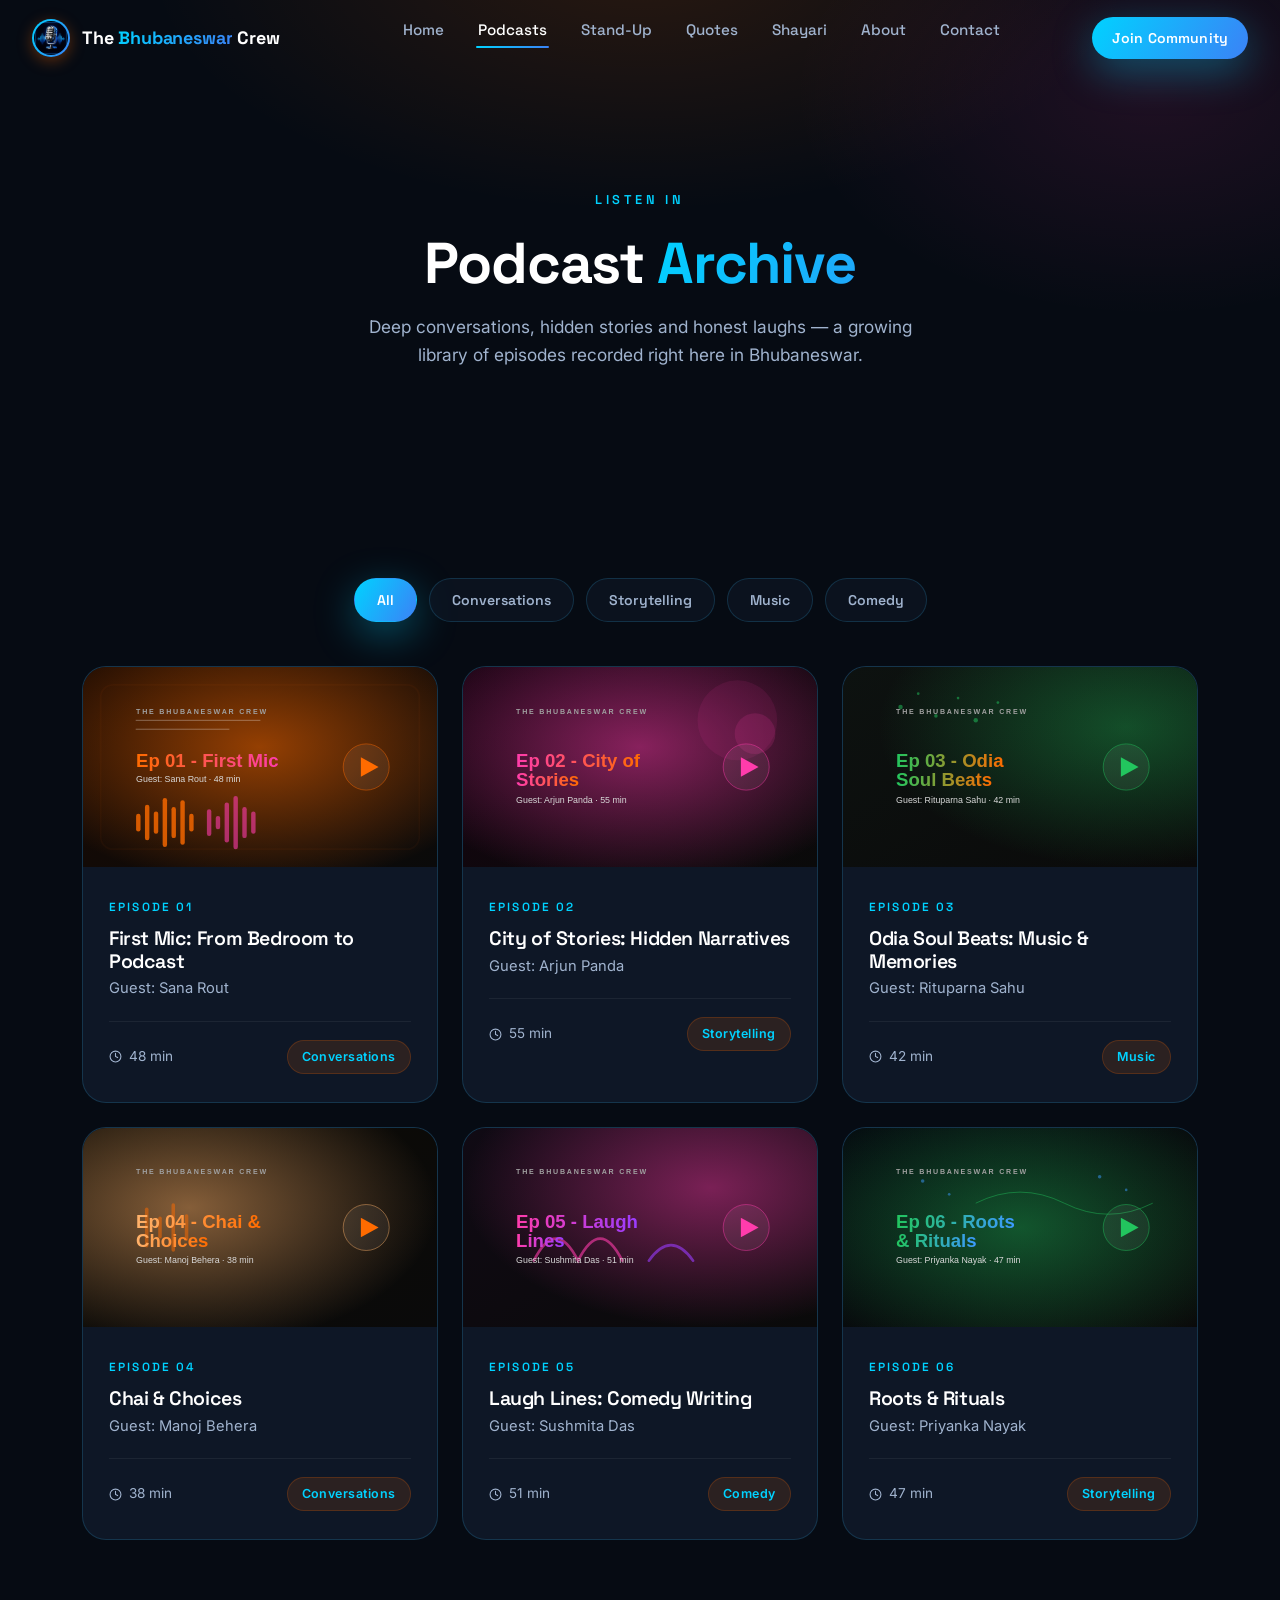
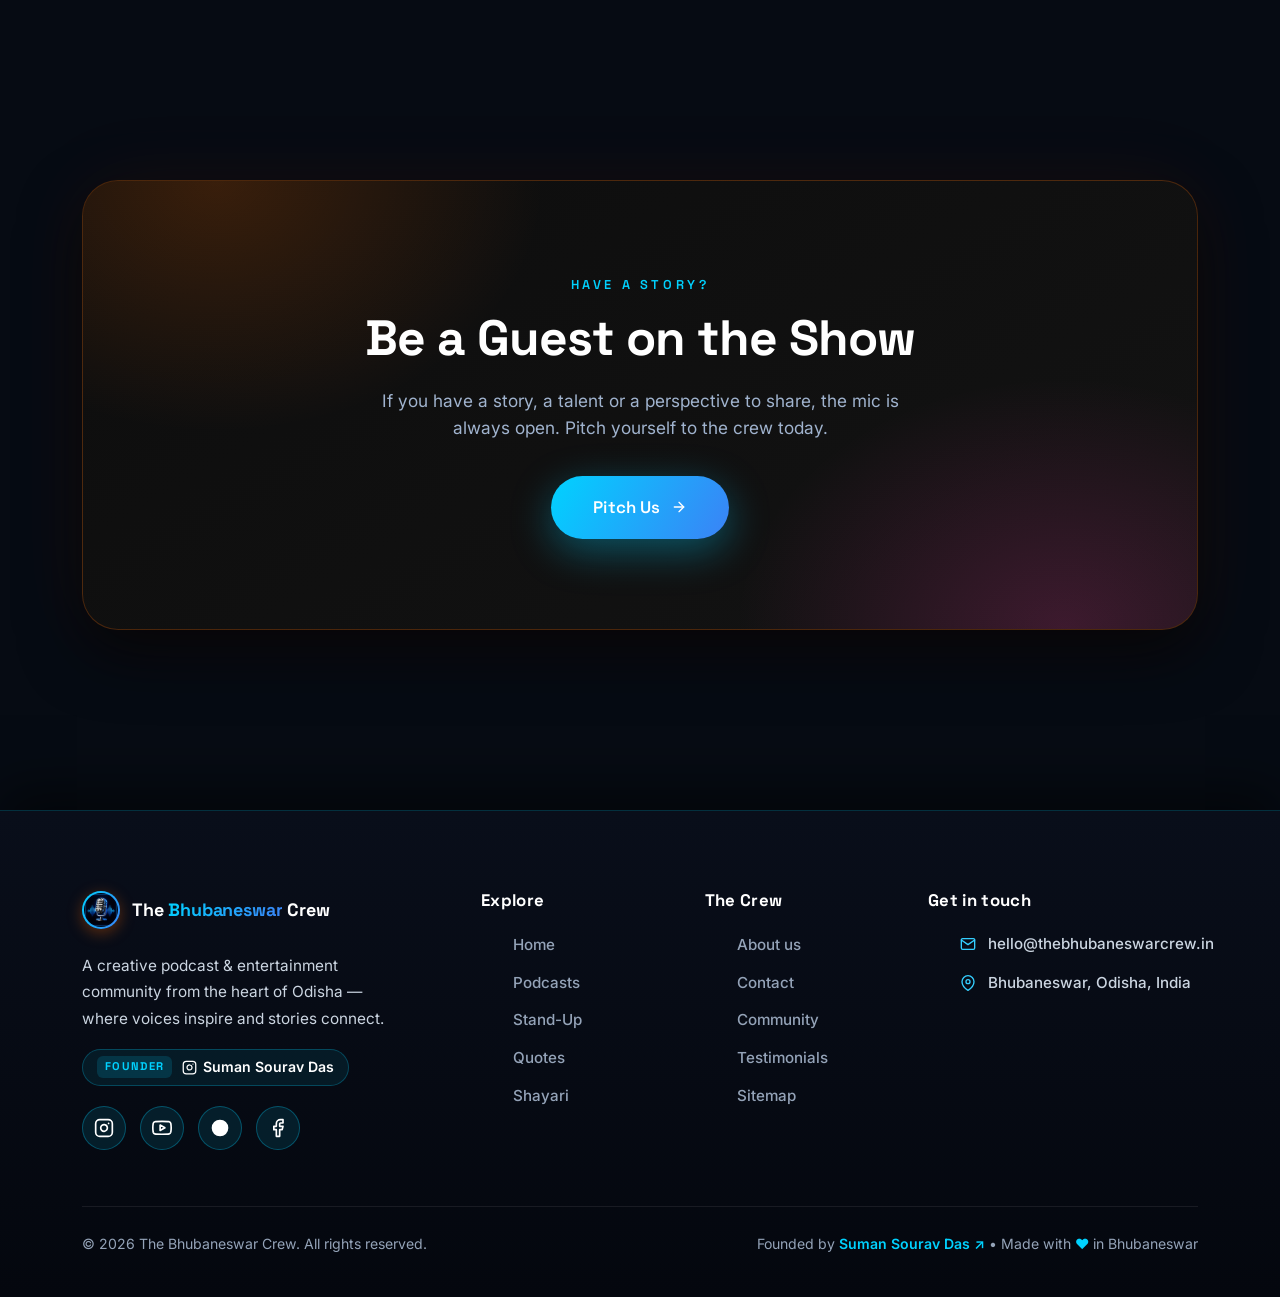
<file: podcasts.html>
<!DOCTYPE html>
<html lang="en">
<head>
  <!-- ============================================================
       THE BHUBANESWAR CREW — Podcasts Page
       ============================================================ -->
  <script>document.documentElement.classList.add('js');</script>

  <meta charset="UTF-8">
  <meta name="viewport" content="width=device-width, initial-scale=1.0">

  <!-- ================= SEO ================= -->
  <title>Podcasts | The Bhubaneswar Crew</title>
  <meta name="description" content="Browse all podcast episodes from The Bhubaneswar Crew — conversations, storytelling, music and comedy with local and visiting creators.">
  <meta name="keywords" content="Bhubaneswar podcasts, Odia podcast, podcast episodes, conversations, storytelling, The Bhubaneswar Crew">
  <meta name="author" content="The Bhubaneswar Crew">
  <meta name="robots" content="index, follow">
  <meta name="theme-color" content="#050505">

  <!-- ================= Open Graph ================= -->
  <meta property="og:type" content="website">
  <meta property="og:site_name" content="The Bhubaneswar Crew">
  <meta property="og:title" content="Podcasts | The Bhubaneswar Crew">
  <meta property="og:description" content="Voices that inspire. Stories that connect. Browse every episode.">
  <meta property="og:url" content="https://www.thebhubaneswarcrew.in/podcasts.html">
  <meta property="og:image" content="https://www.thebhubaneswarcrew.in/images/podcast-1.svg">

  <!-- ================= Twitter Card ================= -->
  <meta name="twitter:card" content="summary_large_image">
  <meta name="twitter:title" content="Podcasts | The Bhubaneswar Crew">
  <meta name="twitter:description" content="Voices that inspire. Stories that connect. Browse every episode.">
  <meta name="twitter:image" content="https://www.thebhubaneswarcrew.in/images/podcast-1.svg">

  <!-- ================= Favicon ================= -->
  <link rel="icon" type="image/x-icon" href="favicon.ico">
  <link rel="shortcut icon" type="image/x-icon" href="favicon/favicon.ico">
  <link rel="icon" type="image/png" sizes="32x32" href="favicon/favicon-32x32.png">
  <link rel="icon" type="image/png" sizes="16x16" href="favicon/favicon-16x16.png">
  <link rel="apple-touch-icon" sizes="180x180" href="favicon/apple-touch-icon.png">

  <!-- ================= Google Fonts ================= -->
  <link rel="preconnect" href="https://fonts.googleapis.com">
  <link rel="preconnect" href="https://fonts.gstatic.com" crossorigin>
  <link href="https://fonts.googleapis.com/css2?family=Inter:wght@400;500;600;700&family=Space+Grotesk:wght@400;500;600;700&display=swap" rel="stylesheet">

  <!-- ================= Bootstrap 5 — GRID ONLY ================= -->
  <link rel="stylesheet" href="https://cdn.jsdelivr.net/npm/bootstrap@5.3.3/dist/css/bootstrap.min.css">

  <!-- ================= Custom Styles ================= -->
  <link rel="stylesheet" href="css/style.css">
  <link rel="stylesheet" href="css/animations.css">
  <link rel="stylesheet" href="css/responsive.css">
</head>

<body>

  <!-- Preloader -->
  <div class="preloader" id="preloader" role="status" aria-label="Loading The Bhubaneswar Crew">
    <div class="preloader-inner">
      <div class="preloader-ring"></div>
      <img src="favicon/app_icon_tbc.png" alt="The Bhubaneswar Crew logo" class="preloader-logo">
      <p class="preloader-text">The Bhubaneswar Crew</p>
    </div>
  </div>

  <!-- Scroll progress bar -->
  <div class="scroll-progress" id="scrollProgress" aria-hidden="true"></div>

  <!-- Cursor glow -->
  <div class="cursor-glow" id="cursorGlow" aria-hidden="true"></div>

  <!-- Skip link -->
  <a class="skip-link" href="#main">Skip to main content</a>

  <!-- ================= NAVBAR ================= -->
  <header class="site-header" id="siteHeader">
    <nav class="site-nav" aria-label="Main navigation">
      <a href="index.html" class="brand" aria-label="The Bhubaneswar Crew — Home">
        <span class="brand-mark" aria-hidden="true">
          <img src="favicon/app_icon_tbc.png" alt="The Bhubaneswar Crew logo" class="brand-logo-img">
        </span>
        <span class="brand-text">The <em>Bhubaneswar</em> Crew</span>
      </a>

      <ul class="nav-links" id="navLinks">
        <li><a href="index.html" class="nav-link">Home</a></li>
        <li><a href="podcasts.html" class="nav-link">Podcasts</a></li>
        <li><a href="standup.html" class="nav-link">Stand-Up</a></li>
        <li><a href="quotes.html" class="nav-link">Quotes</a></li>
        <li><a href="shayari.html" class="nav-link">Shayari</a></li>
        <li><a href="about.html" class="nav-link">About</a></li>
        <li><a href="contact.html" class="nav-link">Contact</a></li>
      </ul>

      <div class="nav-actions">
        <a href="contact.html" class="btn-crew btn-sm">Join Community</a>
        <button class="menu-toggle" id="menuToggle" aria-label="Open menu" aria-expanded="false" aria-controls="navLinks">
          <svg width="26" height="26" viewBox="0 0 24 24" fill="none" stroke="currentColor" stroke-width="2" stroke-linecap="round" aria-hidden="true">
            <line x1="3" y1="12" x2="21" y2="12"/>
            <line x1="3" y1="6" x2="21" y2="6"/>
            <line x1="3" y1="18" x2="21" y2="18"/>
          </svg>
        </button>
      </div>
    </nav>
  </header>

  <main id="main">

    <!-- ============================================================
         PAGE HERO
         ============================================================ -->
    <section class="page-hero" aria-label="Podcasts">
      <div class="container-xl">
        <span class="section-eyebrow" data-animate="fade-up">Listen in</span>
        <h1 class="page-hero-heading" data-animate="fade-up" data-delay="100">
          Podcast <span class="gradient-text">Archive</span>
        </h1>
        <p class="page-hero-desc" data-animate="fade-up" data-delay="200">
          Deep conversations, hidden stories and honest laughs — a growing
          library of episodes recorded right here in Bhubaneswar.
        </p>
      </div>
    </section>

    <!-- ============================================================
         EPISODE GALLERY WITH FILTER
         ============================================================ -->
    <section class="section" aria-labelledby="episodes-heading">
      <div class="container-xl">

        <!-- Filter chips (wired up by the script at the bottom) -->
        <div class="filter-bar" role="group" aria-label="Filter episodes by category">
          <button class="filter-chip is-active" data-filter="all" aria-pressed="true">All</button>
          <button class="filter-chip" data-filter="conversations" aria-pressed="false">Conversations</button>
          <button class="filter-chip" data-filter="storytelling" aria-pressed="false">Storytelling</button>
          <button class="filter-chip" data-filter="music" aria-pressed="false">Music</button>
          <button class="filter-chip" data-filter="comedy" aria-pressed="false">Comedy</button>
        </div>

        <div class="row g-4" id="episodeGrid">
          <h2 class="visually-hidden" id="episodes-heading">Podcast episodes</h2>

          <!-- Episode 1 -->
          <div class="col-12 col-md-6 col-lg-4 gallery-item" data-category="conversations">
            <article class="podcast-card">
              <div class="podcast-thumb" tabindex="0" role="button" aria-label="Play episode: First Mic — From Bedroom to Podcast">
                <img src="images/podcast-1.svg" alt="Cover art for episode First Mic" loading="lazy">
                <span class="play-overlay" aria-hidden="true">
                  <span class="play-btn">
                    <svg width="22" height="22" viewBox="0 0 24 24" fill="currentColor" aria-hidden="true"><polygon points="6,4 20,12 6,20"/></svg>
                  </span>
                </span>
              </div>
              <div class="podcast-body">
                <span class="episode-tag">Episode 01</span>
                <h3 class="podcast-title">First Mic: From Bedroom to Podcast</h3>
                <p class="podcast-guest">Guest: Sana Rout</p>
                <div class="podcast-meta">
                  <span class="duration">
                    <svg width="13" height="13" viewBox="0 0 24 24" fill="none" stroke="currentColor" stroke-width="2" stroke-linecap="round" aria-hidden="true">
                      <circle cx="12" cy="12" r="10"/><polyline points="12 6 12 12 16 14"/>
                    </svg>
                    48 min
                  </span>
                  <span class="episode-cat">Conversations</span>
                </div>
              </div>
            </article>
          </div>

          <!-- Episode 2 -->
          <div class="col-12 col-md-6 col-lg-4 gallery-item" data-category="storytelling">
            <article class="podcast-card">
              <div class="podcast-thumb" tabindex="0" role="button" aria-label="Play episode: City of Stories — Hidden Narratives">
                <img src="images/podcast-2.svg" alt="Cover art for episode City of Stories" loading="lazy">
                <span class="play-overlay" aria-hidden="true">
                  <span class="play-btn">
                    <svg width="22" height="22" viewBox="0 0 24 24" fill="currentColor" aria-hidden="true"><polygon points="6,4 20,12 6,20"/></svg>
                  </span>
                </span>
              </div>
              <div class="podcast-body">
                <span class="episode-tag">Episode 02</span>
                <h3 class="podcast-title">City of Stories: Hidden Narratives</h3>
                <p class="podcast-guest">Guest: Arjun Panda</p>
                <div class="podcast-meta">
                  <span class="duration">
                    <svg width="13" height="13" viewBox="0 0 24 24" fill="none" stroke="currentColor" stroke-width="2" stroke-linecap="round" aria-hidden="true">
                      <circle cx="12" cy="12" r="10"/><polyline points="12 6 12 12 16 14"/>
                    </svg>
                    55 min
                  </span>
                  <span class="episode-cat">Storytelling</span>
                </div>
              </div>
            </article>
          </div>

          <!-- Episode 3 -->
          <div class="col-12 col-md-6 col-lg-4 gallery-item" data-category="music">
            <article class="podcast-card">
              <div class="podcast-thumb" tabindex="0" role="button" aria-label="Play episode: Odia Soul Beats — Music and Memories">
                <img src="images/podcast-3.svg" alt="Cover art for episode Odia Soul Beats" loading="lazy">
                <span class="play-overlay" aria-hidden="true">
                  <span class="play-btn">
                    <svg width="22" height="22" viewBox="0 0 24 24" fill="currentColor" aria-hidden="true"><polygon points="6,4 20,12 6,20"/></svg>
                  </span>
                </span>
              </div>
              <div class="podcast-body">
                <span class="episode-tag">Episode 03</span>
                <h3 class="podcast-title">Odia Soul Beats: Music &amp; Memories</h3>
                <p class="podcast-guest">Guest: Rituparna Sahu</p>
                <div class="podcast-meta">
                  <span class="duration">
                    <svg width="13" height="13" viewBox="0 0 24 24" fill="none" stroke="currentColor" stroke-width="2" stroke-linecap="round" aria-hidden="true">
                      <circle cx="12" cy="12" r="10"/><polyline points="12 6 12 12 16 14"/>
                    </svg>
                    42 min
                  </span>
                  <span class="episode-cat">Music</span>
                </div>
              </div>
            </article>
          </div>

          <!-- Episode 4 -->
          <div class="col-12 col-md-6 col-lg-4 gallery-item" data-category="conversations">
            <article class="podcast-card">
              <div class="podcast-thumb" tabindex="0" role="button" aria-label="Play episode: Chai and Choices">
                <img src="images/podcast-4.svg" alt="Cover art for episode Chai and Choices" loading="lazy">
                <span class="play-overlay" aria-hidden="true">
                  <span class="play-btn">
                    <svg width="22" height="22" viewBox="0 0 24 24" fill="currentColor" aria-hidden="true"><polygon points="6,4 20,12 6,20"/></svg>
                  </span>
                </span>
              </div>
              <div class="podcast-body">
                <span class="episode-tag">Episode 04</span>
                <h3 class="podcast-title">Chai &amp; Choices</h3>
                <p class="podcast-guest">Guest: Manoj Behera</p>
                <div class="podcast-meta">
                  <span class="duration">
                    <svg width="13" height="13" viewBox="0 0 24 24" fill="none" stroke="currentColor" stroke-width="2" stroke-linecap="round" aria-hidden="true">
                      <circle cx="12" cy="12" r="10"/><polyline points="12 6 12 12 16 14"/>
                    </svg>
                    38 min
                  </span>
                  <span class="episode-cat">Conversations</span>
                </div>
              </div>
            </article>
          </div>

          <!-- Episode 5 -->
          <div class="col-12 col-md-6 col-lg-4 gallery-item" data-category="comedy">
            <article class="podcast-card">
              <div class="podcast-thumb" tabindex="0" role="button" aria-label="Play episode: Laugh Lines — Comedy Writing">
                <img src="images/podcast-5.svg" alt="Cover art for episode Laugh Lines" loading="lazy">
                <span class="play-overlay" aria-hidden="true">
                  <span class="play-btn">
                    <svg width="22" height="22" viewBox="0 0 24 24" fill="currentColor" aria-hidden="true"><polygon points="6,4 20,12 6,20"/></svg>
                  </span>
                </span>
              </div>
              <div class="podcast-body">
                <span class="episode-tag">Episode 05</span>
                <h3 class="podcast-title">Laugh Lines: Comedy Writing</h3>
                <p class="podcast-guest">Guest: Sushmita Das</p>
                <div class="podcast-meta">
                  <span class="duration">
                    <svg width="13" height="13" viewBox="0 0 24 24" fill="none" stroke="currentColor" stroke-width="2" stroke-linecap="round" aria-hidden="true">
                      <circle cx="12" cy="12" r="10"/><polyline points="12 6 12 12 16 14"/>
                    </svg>
                    51 min
                  </span>
                  <span class="episode-cat">Comedy</span>
                </div>
              </div>
            </article>
          </div>

          <!-- Episode 6 -->
          <div class="col-12 col-md-6 col-lg-4 gallery-item" data-category="storytelling">
            <article class="podcast-card">
              <div class="podcast-thumb" tabindex="0" role="button" aria-label="Play episode: Roots and Rituals">
                <img src="images/podcast-6.svg" alt="Cover art for episode Roots and Rituals" loading="lazy">
                <span class="play-overlay" aria-hidden="true">
                  <span class="play-btn">
                    <svg width="22" height="22" viewBox="0 0 24 24" fill="currentColor" aria-hidden="true"><polygon points="6,4 20,12 6,20"/></svg>
                  </span>
                </span>
              </div>
              <div class="podcast-body">
                <span class="episode-tag">Episode 06</span>
                <h3 class="podcast-title">Roots &amp; Rituals</h3>
                <p class="podcast-guest">Guest: Priyanka Nayak</p>
                <div class="podcast-meta">
                  <span class="duration">
                    <svg width="13" height="13" viewBox="0 0 24 24" fill="none" stroke="currentColor" stroke-width="2" stroke-linecap="round" aria-hidden="true">
                      <circle cx="12" cy="12" r="10"/><polyline points="12 6 12 12 16 14"/>
                    </svg>
                    47 min
                  </span>
                  <span class="episode-cat">Storytelling</span>
                </div>
              </div>
            </article>
          </div>
        </div>
      </div>
    </section>

    <!-- ============================================================
         CALL TO ACTION
         ============================================================ -->
    <section class="section cta-section" aria-labelledby="cta-heading">
      <div class="container-xl">
        <div class="cta-card" data-animate="zoom-in">
          <div class="cta-glow" aria-hidden="true"></div>
          <span class="section-eyebrow cta-eyebrow">Have a story?</span>
          <h2 class="cta-title" id="cta-heading">Be a Guest on the Show</h2>
          <p class="cta-text">
            If you have a story, a talent or a perspective to share, the mic
            is always open. Pitch yourself to the crew today.
          </p>
          <a href="contact.html" class="btn-crew btn-lg">
            Pitch Us
            <svg width="16" height="16" viewBox="0 0 24 24" fill="none" stroke="currentColor" stroke-width="2" stroke-linecap="round" stroke-linejoin="round" aria-hidden="true">
              <line x1="5" y1="12" x2="19" y2="12"/><polyline points="12 5 19 12 12 19"/>
            </svg>
          </a>
        </div>
      </div>
    </section>

  </main>

  <!-- ============================================================
       FOOTER
       ============================================================ -->
  <footer class="site-footer" aria-label="Site footer">
    <div class="container-xl">
      <div class="footer-grid">
        <div class="footer-col footer-brand-col">
          <a href="index.html" class="brand" aria-label="The Bhubaneswar Crew — Home">
            <span class="brand-mark" aria-hidden="true">
              <img src="favicon/app_icon_tbc.png" alt="The Bhubaneswar Crew logo" class="brand-logo-img">
            </span>
            <span class="brand-text">The <em>Bhubaneswar</em> Crew</span>
          </a>
          <p class="footer-blurb">
            A creative podcast &amp; entertainment community from the heart of
            Odisha — where voices inspire and stories connect.
          </p>
          <div class="footer-founder-badge">
            <span class="founder-badge-label">Founder</span>
            <a href="https://www.instagram.com/suman_sourav_das" target="_blank" rel="noopener noreferrer" class="founder-badge-link" aria-label="Founder Suman Sourav Das on Instagram">
              <img src="images/icons/instagram.svg" alt="" width="15" height="15" aria-hidden="true">
              <span>Suman Sourav Das</span>
            </a>
          </div>
          <div class="social-links">
            <a href="https://www.instagram.com/" target="_blank" rel="noopener noreferrer" class="social-link" aria-label="Follow us on Instagram">
              <img src="images/icons/instagram.svg" alt="Instagram" width="20" height="20">
            </a>
            <a href="https://www.youtube.com/" target="_blank" rel="noopener noreferrer" class="social-link" aria-label="Subscribe on YouTube">
              <img src="images/icons/youtube.svg" alt="YouTube" width="20" height="20">
            </a>
            <a href="https://open.spotify.com/" target="_blank" rel="noopener noreferrer" class="social-link" aria-label="Listen on Spotify">
              <img src="images/icons/spotify.svg" alt="Spotify" width="20" height="20">
            </a>
            <a href="https://www.facebook.com/" target="_blank" rel="noopener noreferrer" class="social-link" aria-label="Follow us on Facebook">
              <img src="images/icons/facebook.svg" alt="Facebook" width="20" height="20">
            </a>
          </div>
        </div>

        <div class="footer-col">
          <h4 class="footer-heading">Explore</h4>
          <ul class="footer-links">
            <li><a href="index.html">Home</a></li>
            <li><a href="podcasts.html">Podcasts</a></li>
            <li><a href="standup.html">Stand-Up</a></li>
            <li><a href="quotes.html">Quotes</a></li>
            <li><a href="shayari.html">Shayari</a></li>
          </ul>
        </div>

        <div class="footer-col">
          <h4 class="footer-heading">The Crew</h4>
          <ul class="footer-links">
            <li><a href="about.html">About us</a></li>
            <li><a href="contact.html">Contact</a></li>
            <li><a href="index.html#community">Community</a></li>
            <li><a href="index.html#testimonials">Testimonials</a></li>
            <li><a href="sitemap.xml">Sitemap</a></li>
          </ul>
        </div>

        <div class="footer-col">
          <h4 class="footer-heading">Get in touch</h4>
          <ul class="footer-links footer-contact">
            <li>
              <img src="images/icons/mail.svg" alt="" width="16" height="16" aria-hidden="true">
              <a href="mailto:hello@thebhubaneswarcrew.in">hello@thebhubaneswarcrew.in</a>
            </li>
            <li>
              <img src="images/icons/location.svg" alt="" width="16" height="16" aria-hidden="true">
              <a href="https://maps.app.goo.gl/BLd8zX1RDRyEnMKo7" target="_blank" rel="noopener noreferrer">Bhubaneswar, Odisha, India</a>
            </li>
          </ul>
        </div>
      </div>

      <div class="footer-bottom">
        <p class="footer-copyright">&copy; <span id="footerYear">2026</span> The Bhubaneswar Crew. All rights reserved.</p>
        <p class="footer-tagline">Founded by <a href="https://www.instagram.com/suman_sourav_das" target="_blank" rel="noopener noreferrer" class="founder-inline-link">Suman Sourav Das ↗</a> &bull; Made with <span class="heart" aria-hidden="true">&hearts;</span> in Bhubaneswar</p>
      </div>
    </div>
  </footer>

  <!-- Back to top -->
  <button class="back-to-top" id="backToTop" aria-label="Back to top">
    <img src="images/icons/arrow-up.svg" alt="" width="18" height="18" aria-hidden="true">
  </button>

  <!-- Scripts -->
  <script src="https://code.jquery.com/jquery-3.7.1.min.js"></script>
  <script src="js/main.js"></script>
  <script src="js/navbar.js"></script>
  <script src="js/animation.js"></script>
  <script src="js/slider.js"></script>
  <script src="js/counter.js"></script>

  <!-- ============================================================
       EPISODE FILTER SCRIPT
       Hides/shows gallery items based on the selected category.
       ============================================================ -->
  <script>
    (function ($) {
      'use strict';

      $('#episodeGrid').on('click', '.gallery-item .podcast-thumb', function () {
        /* Play button behaviour can be wired here later
           (e.g. connect to the future audio player). */
      });

      $('.filter-chip').on('click', function () {
        var filter = $(this).attr('data-filter');

        /* Highlight the selected chip */
        $('.filter-chip').removeClass('is-active').attr('aria-pressed', 'false');
        $(this).addClass('is-active').attr('aria-pressed', 'true');

        /* Toggle every episode card */
        $('#episodeGrid .gallery-item').each(function () {
          var category = $(this).attr('data-category');
          var shouldShow = (filter === 'all' || category === filter);
          $(this).toggleClass('is-hidden', !shouldShow);
        });
      });
    })(jQuery);
  </script>
</body>
</html>
</file>
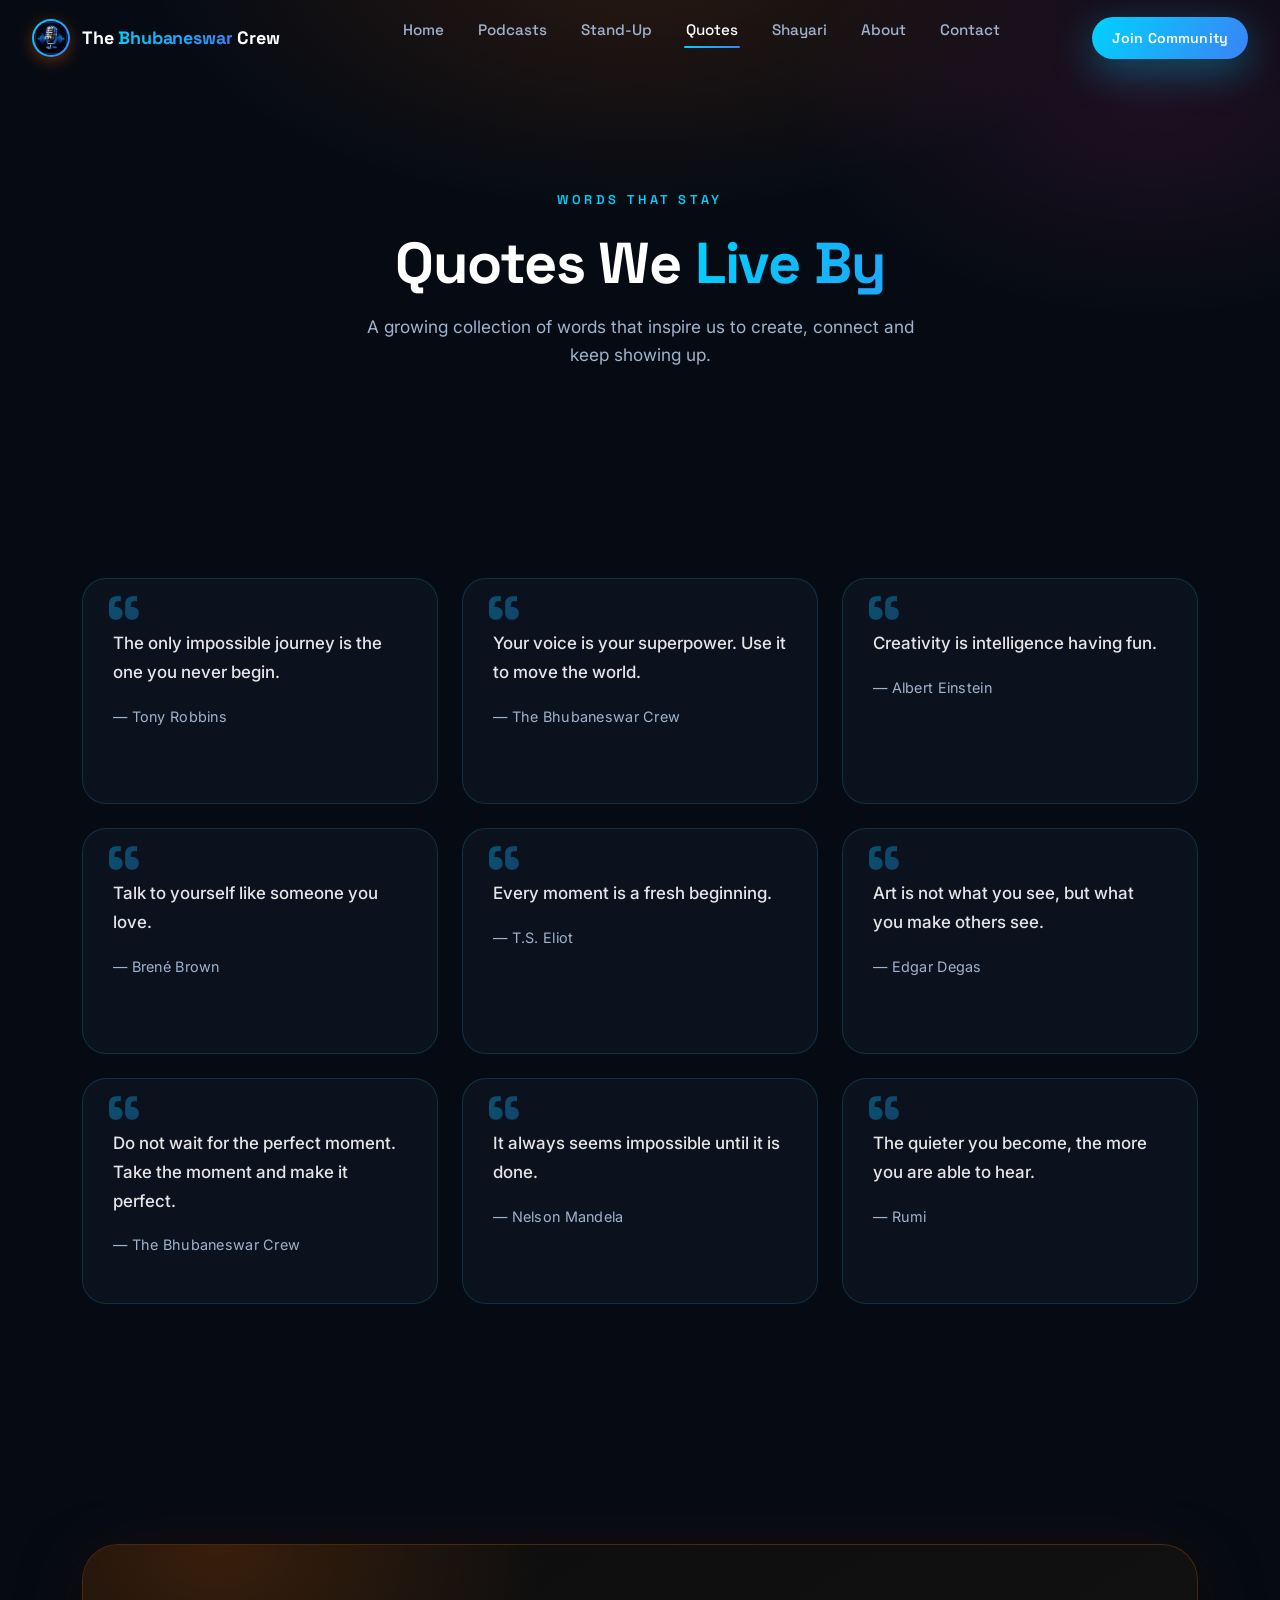
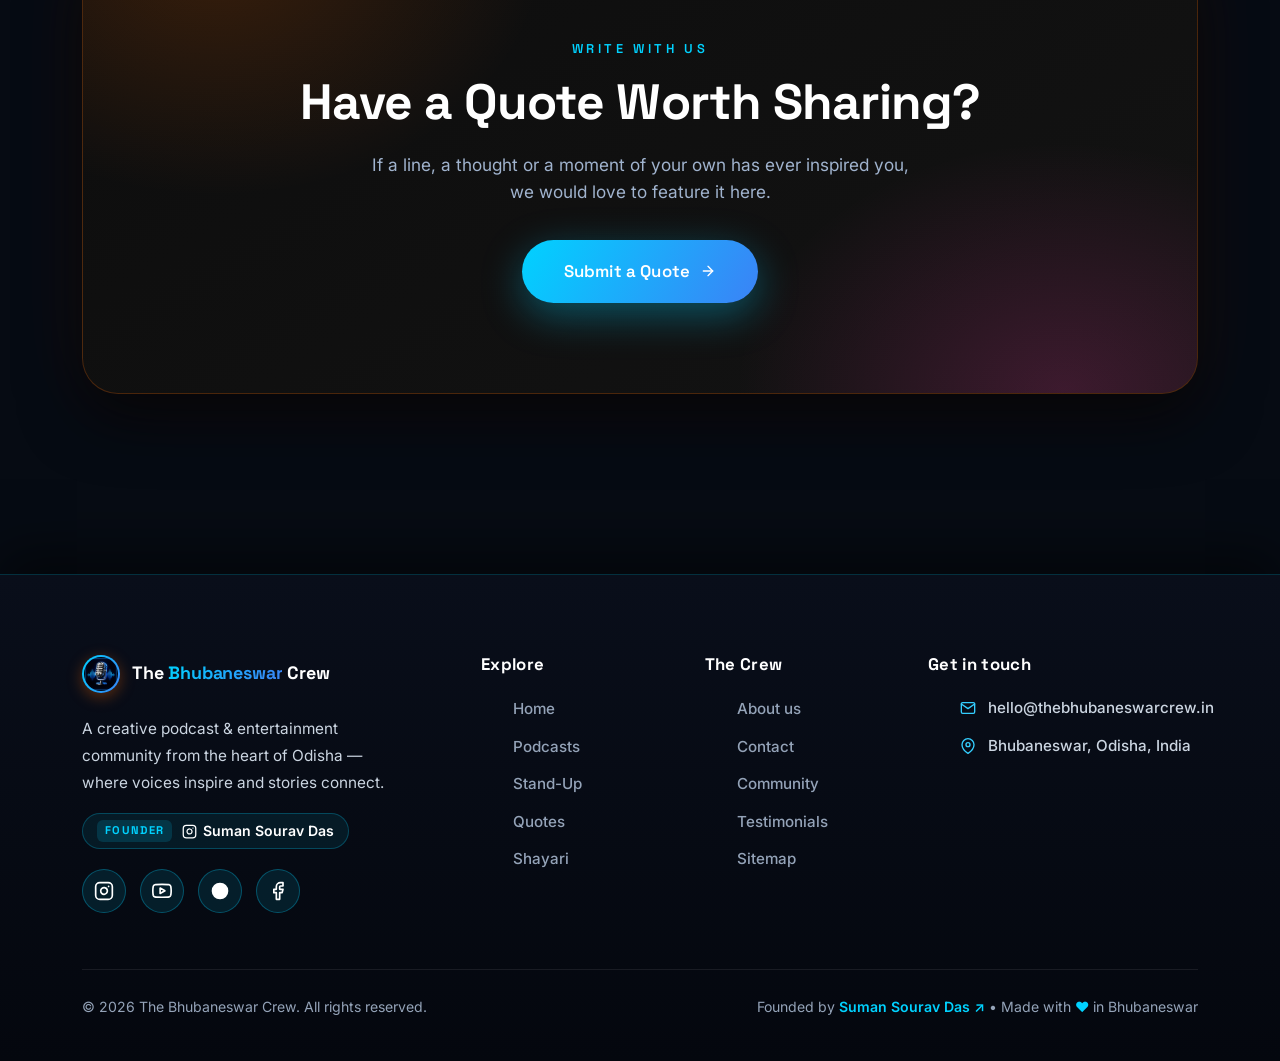
<file: quotes.html>
<!DOCTYPE html>
<html lang="en">
<head>
  <!-- ============================================================
       THE BHUBANESWAR CREW — Quotes Page
       ============================================================ -->
  <script>document.documentElement.classList.add('js');</script>

  <meta charset="UTF-8">
  <meta name="viewport" content="width=device-width, initial-scale=1.0">

  <!-- ================= SEO ================= -->
  <title>Quotes | The Bhubaneswar Crew</title>
  <meta name="description" content="A curated collection of inspirational and motivational quotes from The Bhubaneswar Crew — words that stay with you long after you read them.">
  <meta name="keywords" content="motivational quotes, inspirational quotes, daily quotes, The Bhubaneswar Crew, words of wisdom">
  <meta name="author" content="The Bhubaneswar Crew">
  <meta name="robots" content="index, follow">
  <meta name="theme-color" content="#050505">

  <!-- ================= Open Graph ================= -->
  <meta property="og:type" content="website">
  <meta property="og:site_name" content="The Bhubaneswar Crew">
  <meta property="og:title" content="Quotes | The Bhubaneswar Crew">
  <meta property="og:description" content="Words that hit home — a curated collection of quotes we live by.">
  <meta property="og:url" content="https://www.thebhubaneswarcrew.in/quotes.html">
  <meta property="og:image" content="https://www.thebhubaneswarcrew.in/images/podcast-2.svg">

  <!-- ================= Twitter Card ================= -->
  <meta name="twitter:card" content="summary_large_image">
  <meta name="twitter:title" content="Quotes | The Bhubaneswar Crew">
  <meta name="twitter:description" content="Words that hit home — a curated collection of quotes we live by.">
  <meta name="twitter:image" content="https://www.thebhubaneswarcrew.in/images/podcast-2.svg">

  <!-- ================= Favicon ================= -->
  <link rel="icon" type="image/x-icon" href="favicon.ico">
  <link rel="shortcut icon" type="image/x-icon" href="favicon/favicon.ico">
  <link rel="icon" type="image/png" sizes="32x32" href="favicon/favicon-32x32.png">
  <link rel="icon" type="image/png" sizes="16x16" href="favicon/favicon-16x16.png">
  <link rel="apple-touch-icon" sizes="180x180" href="favicon/apple-touch-icon.png">

  <!-- ================= Google Fonts ================= -->
  <link rel="preconnect" href="https://fonts.googleapis.com">
  <link rel="preconnect" href="https://fonts.gstatic.com" crossorigin>
  <link href="https://fonts.googleapis.com/css2?family=Inter:wght@400;500;600;700&family=Space+Grotesk:wght@400;500;600;700&display=swap" rel="stylesheet">

  <!-- ================= Bootstrap 5 — GRID ONLY ================= -->
  <link rel="stylesheet" href="https://cdn.jsdelivr.net/npm/bootstrap@5.3.3/dist/css/bootstrap.min.css">

  <!-- ================= Custom Styles ================= -->
  <link rel="stylesheet" href="css/style.css">
  <link rel="stylesheet" href="css/animations.css">
  <link rel="stylesheet" href="css/responsive.css">
</head>

<body>

  <!-- Preloader -->
  <div class="preloader" id="preloader" role="status" aria-label="Loading The Bhubaneswar Crew">
    <div class="preloader-inner">
      <div class="preloader-ring"></div>
      <img src="favicon/app_icon_tbc.png" alt="The Bhubaneswar Crew logo" class="preloader-logo">
      <p class="preloader-text">The Bhubaneswar Crew</p>
    </div>
  </div>

  <!-- Scroll progress bar -->
  <div class="scroll-progress" id="scrollProgress" aria-hidden="true"></div>

  <!-- Cursor glow -->
  <div class="cursor-glow" id="cursorGlow" aria-hidden="true"></div>

  <!-- Skip link -->
  <a class="skip-link" href="#main">Skip to main content</a>

  <!-- ================= NAVBAR ================= -->
  <header class="site-header" id="siteHeader">
    <nav class="site-nav" aria-label="Main navigation">
      <a href="index.html" class="brand" aria-label="The Bhubaneswar Crew — Home">
        <span class="brand-mark" aria-hidden="true">
          <img src="favicon/app_icon_tbc.png" alt="The Bhubaneswar Crew logo" class="brand-logo-img">
        </span>
        <span class="brand-text">The <em>Bhubaneswar</em> Crew</span>
      </a>

      <ul class="nav-links" id="navLinks">
        <li><a href="index.html" class="nav-link">Home</a></li>
        <li><a href="podcasts.html" class="nav-link">Podcasts</a></li>
        <li><a href="standup.html" class="nav-link">Stand-Up</a></li>
        <li><a href="quotes.html" class="nav-link">Quotes</a></li>
        <li><a href="shayari.html" class="nav-link">Shayari</a></li>
        <li><a href="about.html" class="nav-link">About</a></li>
        <li><a href="contact.html" class="nav-link">Contact</a></li>
      </ul>

      <div class="nav-actions">
        <a href="contact.html" class="btn-crew btn-sm">Join Community</a>
        <button class="menu-toggle" id="menuToggle" aria-label="Open menu" aria-expanded="false" aria-controls="navLinks">
          <svg width="26" height="26" viewBox="0 0 24 24" fill="none" stroke="currentColor" stroke-width="2" stroke-linecap="round" aria-hidden="true">
            <line x1="3" y1="12" x2="21" y2="12"/>
            <line x1="3" y1="6" x2="21" y2="6"/>
            <line x1="3" y1="18" x2="21" y2="18"/>
          </svg>
        </button>
      </div>
    </nav>
  </header>

  <main id="main">

    <!-- ============================================================
         PAGE HERO
         ============================================================ -->
    <section class="page-hero" aria-label="Quotes">
      <div class="container-xl">
        <span class="section-eyebrow" data-animate="fade-up">Words that stay</span>
        <h1 class="page-hero-heading" data-animate="fade-up" data-delay="100">
          Quotes We <span class="gradient-text">Live By</span>
        </h1>
        <p class="page-hero-desc" data-animate="fade-up" data-delay="200">
          A growing collection of words that inspire us to create, connect
          and keep showing up.
        </p>
      </div>
    </section>

    <!-- ============================================================
         QUOTE GALLERY
         ============================================================ -->
    <section class="section" aria-labelledby="quotes-heading">
      <div class="container-xl">
        <h2 class="visually-hidden" id="quotes-heading">Inspirational quotes</h2>

        <div class="row g-4">
          <!-- Quote 1 -->
          <div class="col-12 col-md-6 col-lg-4">
            <figure class="quote-card" data-animate="fade-up">
              <span class="quote-mark" aria-hidden="true">&ldquo;</span>
              <blockquote class="quote-text">The only impossible journey is the one you never begin.</blockquote>
              <figcaption class="quote-author">&mdash; Tony Robbins</figcaption>
            </figure>
          </div>

          <!-- Quote 2 -->
          <div class="col-12 col-md-6 col-lg-4">
            <figure class="quote-card" data-animate="fade-up" data-delay="100">
              <span class="quote-mark" aria-hidden="true">&ldquo;</span>
              <blockquote class="quote-text">Your voice is your superpower. Use it to move the world.</blockquote>
              <figcaption class="quote-author">&mdash; The Bhubaneswar Crew</figcaption>
            </figure>
          </div>

          <!-- Quote 3 -->
          <div class="col-12 col-md-6 col-lg-4">
            <figure class="quote-card" data-animate="fade-up" data-delay="200">
              <span class="quote-mark" aria-hidden="true">&ldquo;</span>
              <blockquote class="quote-text">Creativity is intelligence having fun.</blockquote>
              <figcaption class="quote-author">&mdash; Albert Einstein</figcaption>
            </figure>
          </div>

          <!-- Quote 4 -->
          <div class="col-12 col-md-6 col-lg-4">
            <figure class="quote-card" data-animate="fade-up">
              <span class="quote-mark" aria-hidden="true">&ldquo;</span>
              <blockquote class="quote-text">Talk to yourself like someone you love.</blockquote>
              <figcaption class="quote-author">&mdash; Bren&eacute; Brown</figcaption>
            </figure>
          </div>

          <!-- Quote 5 -->
          <div class="col-12 col-md-6 col-lg-4">
            <figure class="quote-card" data-animate="fade-up" data-delay="100">
              <span class="quote-mark" aria-hidden="true">&ldquo;</span>
              <blockquote class="quote-text">Every moment is a fresh beginning.</blockquote>
              <figcaption class="quote-author">&mdash; T.S. Eliot</figcaption>
            </figure>
          </div>

          <!-- Quote 6 -->
          <div class="col-12 col-md-6 col-lg-4">
            <figure class="quote-card" data-animate="fade-up" data-delay="200">
              <span class="quote-mark" aria-hidden="true">&ldquo;</span>
              <blockquote class="quote-text">Art is not what you see, but what you make others see.</blockquote>
              <figcaption class="quote-author">&mdash; Edgar Degas</figcaption>
            </figure>
          </div>

          <!-- Quote 7 -->
          <div class="col-12 col-md-6 col-lg-4">
            <figure class="quote-card" data-animate="fade-up">
              <span class="quote-mark" aria-hidden="true">&ldquo;</span>
              <blockquote class="quote-text">Do not wait for the perfect moment. Take the moment and make it perfect.</blockquote>
              <figcaption class="quote-author">&mdash; The Bhubaneswar Crew</figcaption>
            </figure>
          </div>

          <!-- Quote 8 -->
          <div class="col-12 col-md-6 col-lg-4">
            <figure class="quote-card" data-animate="fade-up" data-delay="100">
              <span class="quote-mark" aria-hidden="true">&ldquo;</span>
              <blockquote class="quote-text">It always seems impossible until it is done.</blockquote>
              <figcaption class="quote-author">&mdash; Nelson Mandela</figcaption>
            </figure>
          </div>

          <!-- Quote 9 -->
          <div class="col-12 col-md-6 col-lg-4">
            <figure class="quote-card" data-animate="fade-up" data-delay="200">
              <span class="quote-mark" aria-hidden="true">&ldquo;</span>
              <blockquote class="quote-text">The quieter you become, the more you are able to hear.</blockquote>
              <figcaption class="quote-author">&mdash; Rumi</figcaption>
            </figure>
          </div>
        </div>
      </div>
    </section>

    <!-- ============================================================
         CTA
         ============================================================ -->
    <section class="section cta-section" aria-labelledby="cta-heading">
      <div class="container-xl">
        <div class="cta-card" data-animate="zoom-in">
          <div class="cta-glow" aria-hidden="true"></div>
          <span class="section-eyebrow cta-eyebrow">Write with us</span>
          <h2 class="cta-title" id="cta-heading">Have a Quote Worth Sharing?</h2>
          <p class="cta-text">
            If a line, a thought or a moment of your own has ever inspired you,
            we would love to feature it here.
          </p>
          <a href="contact.html" class="btn-crew btn-lg">
            Submit a Quote
            <svg width="16" height="16" viewBox="0 0 24 24" fill="none" stroke="currentColor" stroke-width="2" stroke-linecap="round" stroke-linejoin="round" aria-hidden="true">
              <line x1="5" y1="12" x2="19" y2="12"/><polyline points="12 5 19 12 12 19"/>
            </svg>
          </a>
        </div>
      </div>
    </section>

  </main>

  <!-- ============================================================
       FOOTER
       ============================================================ -->
  <footer class="site-footer" aria-label="Site footer">
    <div class="container-xl">
      <div class="footer-grid">
        <div class="footer-col footer-brand-col">
          <a href="index.html" class="brand" aria-label="The Bhubaneswar Crew — Home">
            <span class="brand-mark" aria-hidden="true">
              <img src="favicon/app_icon_tbc.png" alt="The Bhubaneswar Crew logo" class="brand-logo-img">
            </span>
            <span class="brand-text">The <em>Bhubaneswar</em> Crew</span>
          </a>
          <p class="footer-blurb">
            A creative podcast &amp; entertainment community from the heart of
            Odisha — where voices inspire and stories connect.
          </p>
          <div class="footer-founder-badge">
            <span class="founder-badge-label">Founder</span>
            <a href="https://www.instagram.com/suman_sourav_das" target="_blank" rel="noopener noreferrer" class="founder-badge-link" aria-label="Founder Suman Sourav Das on Instagram">
              <img src="images/icons/instagram.svg" alt="" width="15" height="15" aria-hidden="true">
              <span>Suman Sourav Das</span>
            </a>
          </div>
          <div class="social-links">
            <a href="https://www.instagram.com/" target="_blank" rel="noopener noreferrer" class="social-link" aria-label="Follow us on Instagram">
              <img src="images/icons/instagram.svg" alt="Instagram" width="20" height="20">
            </a>
            <a href="https://www.youtube.com/" target="_blank" rel="noopener noreferrer" class="social-link" aria-label="Subscribe on YouTube">
              <img src="images/icons/youtube.svg" alt="YouTube" width="20" height="20">
            </a>
            <a href="https://open.spotify.com/" target="_blank" rel="noopener noreferrer" class="social-link" aria-label="Listen on Spotify">
              <img src="images/icons/spotify.svg" alt="Spotify" width="20" height="20">
            </a>
            <a href="https://www.facebook.com/" target="_blank" rel="noopener noreferrer" class="social-link" aria-label="Follow us on Facebook">
              <img src="images/icons/facebook.svg" alt="Facebook" width="20" height="20">
            </a>
          </div>
        </div>

        <div class="footer-col">
          <h4 class="footer-heading">Explore</h4>
          <ul class="footer-links">
            <li><a href="index.html">Home</a></li>
            <li><a href="podcasts.html">Podcasts</a></li>
            <li><a href="standup.html">Stand-Up</a></li>
            <li><a href="quotes.html">Quotes</a></li>
            <li><a href="shayari.html">Shayari</a></li>
          </ul>
        </div>

        <div class="footer-col">
          <h4 class="footer-heading">The Crew</h4>
          <ul class="footer-links">
            <li><a href="about.html">About us</a></li>
            <li><a href="contact.html">Contact</a></li>
            <li><a href="index.html#community">Community</a></li>
            <li><a href="index.html#testimonials">Testimonials</a></li>
            <li><a href="sitemap.xml">Sitemap</a></li>
          </ul>
        </div>

        <div class="footer-col">
          <h4 class="footer-heading">Get in touch</h4>
          <ul class="footer-links footer-contact">
            <li>
              <img src="images/icons/mail.svg" alt="" width="16" height="16" aria-hidden="true">
              <a href="mailto:hello@thebhubaneswarcrew.in">hello@thebhubaneswarcrew.in</a>
            </li>
            <li>
              <img src="images/icons/location.svg" alt="" width="16" height="16" aria-hidden="true">
              <a href="https://maps.app.goo.gl/BLd8zX1RDRyEnMKo7" target="_blank" rel="noopener noreferrer">Bhubaneswar, Odisha, India</a>
            </li>
          </ul>
        </div>
      </div>

      <div class="footer-bottom">
        <p class="footer-copyright">&copy; <span id="footerYear">2026</span> The Bhubaneswar Crew. All rights reserved.</p>
        <p class="footer-tagline">Founded by <a href="https://www.instagram.com/suman_sourav_das" target="_blank" rel="noopener noreferrer" class="founder-inline-link">Suman Sourav Das ↗</a> &bull; Made with <span class="heart" aria-hidden="true">&hearts;</span> in Bhubaneswar</p>
      </div>
    </div>
  </footer>

  <!-- Back to top -->
  <button class="back-to-top" id="backToTop" aria-label="Back to top">
    <img src="images/icons/arrow-up.svg" alt="" width="18" height="18" aria-hidden="true">
  </button>

  <!-- Scripts -->
  <script src="https://code.jquery.com/jquery-3.7.1.min.js"></script>
  <script src="js/main.js"></script>
  <script src="js/navbar.js"></script>
  <script src="js/animation.js"></script>
  <script src="js/slider.js"></script>
  <script src="js/counter.js"></script>
</body>
</html>
</file>
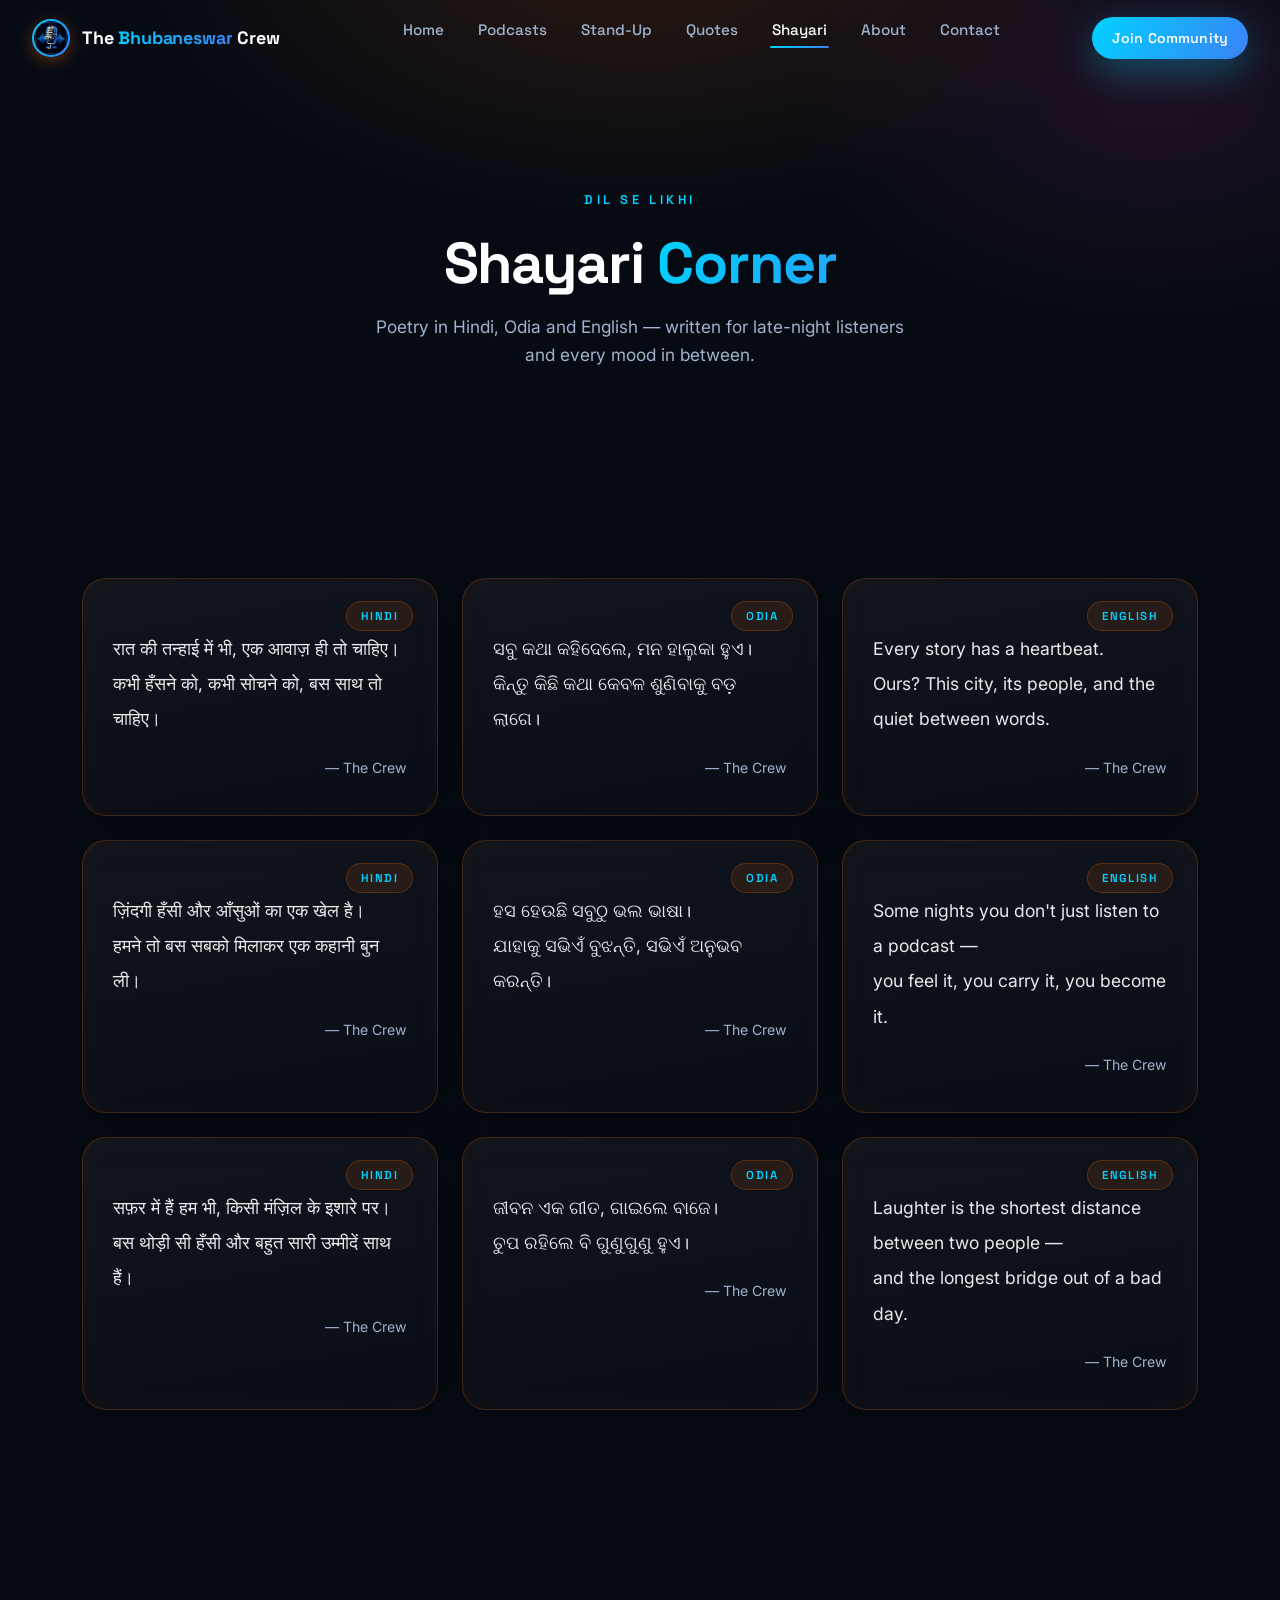
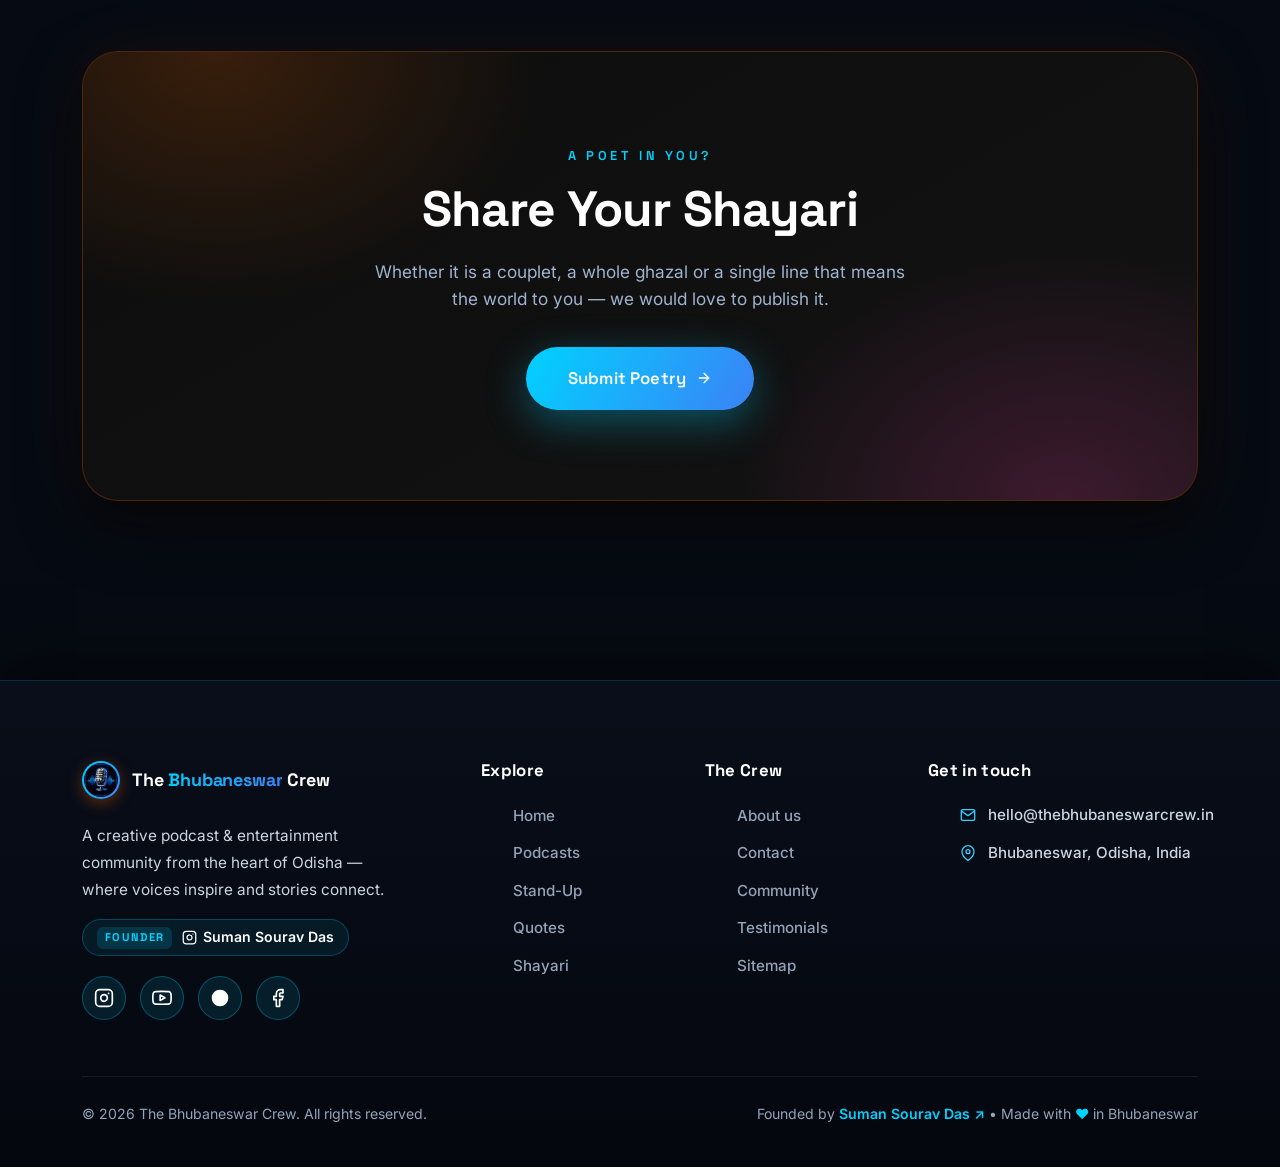
<file: shayari.html>
<!DOCTYPE html>
<html lang="en">
<head>
  <!-- ============================================================
       THE BHUBANESWAR CREW — Shayari Page
       ============================================================ -->
  <script>document.documentElement.classList.add('js');</script>

  <meta charset="UTF-8">
  <meta name="viewport" content="width=device-width, initial-scale=1.0">

  <!-- ================= SEO ================= -->
  <title>Shayari | The Bhubaneswar Crew</title>
  <meta name="description" content="Beautiful Hindi, Odia and English shayari from The Bhubaneswar Crew — poetry for late-night listeners and every mood in between.">
  <meta name="keywords" content="shayari, hindi shayari, odia kavita, poetry, Urdu shayari, The Bhubaneswar Crew, poetry corner">
  <meta name="author" content="The Bhubaneswar Crew">
  <meta name="robots" content="index, follow">
  <meta name="theme-color" content="#050505">

  <!-- ================= Open Graph ================= -->
  <meta property="og:type" content="website">
  <meta property="og:site_name" content="The Bhubaneswar Crew">
  <meta property="og:title" content="Shayari | The Bhubaneswar Crew">
  <meta property="og:description" content="Poetry in Hindi, Odia and English — written for late-night listeners.">
  <meta property="og:url" content="https://www.thebhubaneswarcrew.in/shayari.html">
  <meta property="og:image" content="https://www.thebhubaneswarcrew.in/images/podcast-3.svg">

  <!-- ================= Twitter Card ================= -->
  <meta name="twitter:card" content="summary_large_image">
  <meta name="twitter:title" content="Shayari | The Bhubaneswar Crew">
  <meta name="twitter:description" content="Poetry in Hindi, Odia and English — written for late-night listeners.">
  <meta name="twitter:image" content="https://www.thebhubaneswarcrew.in/images/podcast-3.svg">

  <!-- ================= Favicon ================= -->
  <link rel="icon" type="image/x-icon" href="favicon.ico">
  <link rel="shortcut icon" type="image/x-icon" href="favicon/favicon.ico">
  <link rel="icon" type="image/png" sizes="32x32" href="favicon/favicon-32x32.png">
  <link rel="icon" type="image/png" sizes="16x16" href="favicon/favicon-16x16.png">
  <link rel="apple-touch-icon" sizes="180x180" href="favicon/apple-touch-icon.png">

  <!-- ================= Google Fonts ================= -->
  <link rel="preconnect" href="https://fonts.googleapis.com">
  <link rel="preconnect" href="https://fonts.gstatic.com" crossorigin>
  <link href="https://fonts.googleapis.com/css2?family=Inter:wght@400;500;600;700&family=Space+Grotesk:wght@400;500;600;700&display=swap" rel="stylesheet">

  <!-- ================= Bootstrap 5 — GRID ONLY ================= -->
  <link rel="stylesheet" href="https://cdn.jsdelivr.net/npm/bootstrap@5.3.3/dist/css/bootstrap.min.css">

  <!-- ================= Custom Styles ================= -->
  <link rel="stylesheet" href="css/style.css">
  <link rel="stylesheet" href="css/animations.css">
  <link rel="stylesheet" href="css/responsive.css">
</head>

<body>

  <!-- Preloader -->
  <div class="preloader" id="preloader" role="status" aria-label="Loading The Bhubaneswar Crew">
    <div class="preloader-inner">
      <div class="preloader-ring"></div>
      <img src="favicon/app_icon_tbc.png" alt="The Bhubaneswar Crew logo" class="preloader-logo">
      <p class="preloader-text">The Bhubaneswar Crew</p>
    </div>
  </div>

  <!-- Scroll progress bar -->
  <div class="scroll-progress" id="scrollProgress" aria-hidden="true"></div>

  <!-- Cursor glow -->
  <div class="cursor-glow" id="cursorGlow" aria-hidden="true"></div>

  <!-- Skip link -->
  <a class="skip-link" href="#main">Skip to main content</a>

  <!-- ================= NAVBAR ================= -->
  <header class="site-header" id="siteHeader">
    <nav class="site-nav" aria-label="Main navigation">
      <a href="index.html" class="brand" aria-label="The Bhubaneswar Crew — Home">
        <span class="brand-mark" aria-hidden="true">
          <img src="favicon/app_icon_tbc.png" alt="The Bhubaneswar Crew logo" class="brand-logo-img">
        </span>
        <span class="brand-text">The <em>Bhubaneswar</em> Crew</span>
      </a>

      <ul class="nav-links" id="navLinks">
        <li><a href="index.html" class="nav-link">Home</a></li>
        <li><a href="podcasts.html" class="nav-link">Podcasts</a></li>
        <li><a href="standup.html" class="nav-link">Stand-Up</a></li>
        <li><a href="quotes.html" class="nav-link">Quotes</a></li>
        <li><a href="shayari.html" class="nav-link">Shayari</a></li>
        <li><a href="about.html" class="nav-link">About</a></li>
        <li><a href="contact.html" class="nav-link">Contact</a></li>
      </ul>

      <div class="nav-actions">
        <a href="contact.html" class="btn-crew btn-sm">Join Community</a>
        <button class="menu-toggle" id="menuToggle" aria-label="Open menu" aria-expanded="false" aria-controls="navLinks">
          <svg width="26" height="26" viewBox="0 0 24 24" fill="none" stroke="currentColor" stroke-width="2" stroke-linecap="round" aria-hidden="true">
            <line x1="3" y1="12" x2="21" y2="12"/>
            <line x1="3" y1="6" x2="21" y2="6"/>
            <line x1="3" y1="18" x2="21" y2="18"/>
          </svg>
        </button>
      </div>
    </nav>
  </header>

  <main id="main">

    <!-- ============================================================
         PAGE HERO
         ============================================================ -->
    <section class="page-hero" aria-label="Shayari corner">
      <div class="container-xl">
        <span class="section-eyebrow" data-animate="fade-up">Dil se likhi</span>
        <h1 class="page-hero-heading" data-animate="fade-up" data-delay="100">
          Shayari <span class="gradient-text">Corner</span>
        </h1>
        <p class="page-hero-desc" data-animate="fade-up" data-delay="200">
          Poetry in Hindi, Odia and English — written for late-night listeners
          and every mood in between.
        </p>
      </div>
    </section>

    <!-- ============================================================
         SHAYARI GALLERY
         ============================================================ -->
    <section class="section" aria-labelledby="shayari-heading">
      <div class="container-xl">
        <h2 class="visually-hidden" id="shayari-heading">Shayari collection</h2>

        <div class="row g-4">
          <!-- Shayari 1 : Hindi -->
          <div class="col-12 col-md-6 col-lg-4">
            <article class="shayari-card" data-animate="zoom-in">
              <span class="shayari-lang">Hindi</span>
              <p class="shayari-text">
                रात की तन्हाई में भी, एक आवाज़ ही तो चाहिए।<br>
                कभी हँसने को, कभी सोचने को, बस साथ तो चाहिए।
              </p>
              <span class="shayari-author">&mdash; The Crew</span>
            </article>
          </div>

          <!-- Shayari 2 : Odia -->
          <div class="col-12 col-md-6 col-lg-4">
            <article class="shayari-card" data-animate="zoom-in" data-delay="100">
              <span class="shayari-lang">Odia</span>
              <p class="shayari-text" lang="or">
                ସବୁ କଥା କହିଦେଲେ, ମନ ହାଲୁକା ହୁଏ।<br>
                କିନ୍ତୁ କିଛି କଥା କେବଳ ଶୁଣିବାକୁ ବଡ଼ ଲାଗେ।
              </p>
              <span class="shayari-author">&mdash; The Crew</span>
            </article>
          </div>

          <!-- Shayari 3 : English -->
          <div class="col-12 col-md-6 col-lg-4">
            <article class="shayari-card" data-animate="zoom-in" data-delay="200">
              <span class="shayari-lang">English</span>
              <p class="shayari-text">
                Every story has a heartbeat.<br>
                Ours? This city, its people, and the quiet between words.
              </p>
              <span class="shayari-author">&mdash; The Crew</span>
            </article>
          </div>

          <!-- Shayari 4 : Hindi -->
          <div class="col-12 col-md-6 col-lg-4">
            <article class="shayari-card" data-animate="zoom-in">
              <span class="shayari-lang">Hindi</span>
              <p class="shayari-text">
                ज़िंदगी हँसी और आँसुओं का एक खेल है।<br>
                हमने तो बस सबको मिलाकर एक कहानी बुन ली।
              </p>
              <span class="shayari-author">&mdash; The Crew</span>
            </article>
          </div>

          <!-- Shayari 5 : Odia -->
          <div class="col-12 col-md-6 col-lg-4">
            <article class="shayari-card" data-animate="zoom-in" data-delay="100">
              <span class="shayari-lang">Odia</span>
              <p class="shayari-text" lang="or">
                ହସ ହେଉଛି ସବୁଠୁ ଭଲ ଭାଷା।<br>
                ଯାହାକୁ ସଭିଏଁ ବୁଝନ୍ତି, ସଭିଏଁ ଅନୁଭବ କରନ୍ତି।
              </p>
              <span class="shayari-author">&mdash; The Crew</span>
            </article>
          </div>

          <!-- Shayari 6 : English -->
          <div class="col-12 col-md-6 col-lg-4">
            <article class="shayari-card" data-animate="zoom-in" data-delay="200">
              <span class="shayari-lang">English</span>
              <p class="shayari-text">
                Some nights you don't just listen to a podcast —<br>
                you feel it, you carry it, you become it.
              </p>
              <span class="shayari-author">&mdash; The Crew</span>
            </article>
          </div>

          <!-- Shayari 7 : Hindi -->
          <div class="col-12 col-md-6 col-lg-4">
            <article class="shayari-card" data-animate="zoom-in">
              <span class="shayari-lang">Hindi</span>
              <p class="shayari-text">
                सफ़र में हैं हम भी, किसी मंज़िल के इशारे पर।<br>
                बस थोड़ी सी हँसी और बहुत सारी उम्मीदें साथ हैं।
              </p>
              <span class="shayari-author">&mdash; The Crew</span>
            </article>
          </div>

          <!-- Shayari 8 : Odia -->
          <div class="col-12 col-md-6 col-lg-4">
            <article class="shayari-card" data-animate="zoom-in" data-delay="100">
              <span class="shayari-lang">Odia</span>
              <p class="shayari-text" lang="or">
                ଜୀବନ ଏକ ଗୀତ, ଗାଇଲେ ବାଜେ।<br>
                ଚୁପ ରହିଲେ ବି ଗୁଣୁଗୁଣୁ ହୁଏ।
              </p>
              <span class="shayari-author">&mdash; The Crew</span>
            </article>
          </div>

          <!-- Shayari 9 : English -->
          <div class="col-12 col-md-6 col-lg-4">
            <article class="shayari-card" data-animate="zoom-in" data-delay="200">
              <span class="shayari-lang">English</span>
              <p class="shayari-text">
                Laughter is the shortest distance between two people —<br>
                and the longest bridge out of a bad day.
              </p>
              <span class="shayari-author">&mdash; The Crew</span>
            </article>
          </div>
        </div>
      </div>
    </section>

    <!-- ============================================================
         CTA
         ============================================================ -->
    <section class="section cta-section" aria-labelledby="cta-heading">
      <div class="container-xl">
        <div class="cta-card" data-animate="zoom-in">
          <div class="cta-glow" aria-hidden="true"></div>
          <span class="section-eyebrow cta-eyebrow">A poet in you?</span>
          <h2 class="cta-title" id="cta-heading">Share Your Shayari</h2>
          <p class="cta-text">
            Whether it is a couplet, a whole ghazal or a single line that
            means the world to you — we would love to publish it.
          </p>
          <a href="contact.html" class="btn-crew btn-lg">
            Submit Poetry
            <svg width="16" height="16" viewBox="0 0 24 24" fill="none" stroke="currentColor" stroke-width="2" stroke-linecap="round" stroke-linejoin="round" aria-hidden="true">
              <line x1="5" y1="12" x2="19" y2="12"/><polyline points="12 5 19 12 12 19"/>
            </svg>
          </a>
        </div>
      </div>
    </section>

  </main>

  <!-- ============================================================
       FOOTER
       ============================================================ -->
  <footer class="site-footer" aria-label="Site footer">
    <div class="container-xl">
      <div class="footer-grid">
        <div class="footer-col footer-brand-col">
          <a href="index.html" class="brand" aria-label="The Bhubaneswar Crew — Home">
            <span class="brand-mark" aria-hidden="true">
              <img src="favicon/app_icon_tbc.png" alt="The Bhubaneswar Crew logo" class="brand-logo-img">
            </span>
            <span class="brand-text">The <em>Bhubaneswar</em> Crew</span>
          </a>
          <p class="footer-blurb">
            A creative podcast &amp; entertainment community from the heart of
            Odisha — where voices inspire and stories connect.
          </p>
          <div class="footer-founder-badge">
            <span class="founder-badge-label">Founder</span>
            <a href="https://www.instagram.com/suman_sourav_das" target="_blank" rel="noopener noreferrer" class="founder-badge-link" aria-label="Founder Suman Sourav Das on Instagram">
              <img src="images/icons/instagram.svg" alt="" width="15" height="15" aria-hidden="true">
              <span>Suman Sourav Das</span>
            </a>
          </div>
          <div class="social-links">
            <a href="https://www.instagram.com/" target="_blank" rel="noopener noreferrer" class="social-link" aria-label="Follow us on Instagram">
              <img src="images/icons/instagram.svg" alt="Instagram" width="20" height="20">
            </a>
            <a href="https://www.youtube.com/" target="_blank" rel="noopener noreferrer" class="social-link" aria-label="Subscribe on YouTube">
              <img src="images/icons/youtube.svg" alt="YouTube" width="20" height="20">
            </a>
            <a href="https://open.spotify.com/" target="_blank" rel="noopener noreferrer" class="social-link" aria-label="Listen on Spotify">
              <img src="images/icons/spotify.svg" alt="Spotify" width="20" height="20">
            </a>
            <a href="https://www.facebook.com/" target="_blank" rel="noopener noreferrer" class="social-link" aria-label="Follow us on Facebook">
              <img src="images/icons/facebook.svg" alt="Facebook" width="20" height="20">
            </a>
          </div>
        </div>

        <div class="footer-col">
          <h4 class="footer-heading">Explore</h4>
          <ul class="footer-links">
            <li><a href="index.html">Home</a></li>
            <li><a href="podcasts.html">Podcasts</a></li>
            <li><a href="standup.html">Stand-Up</a></li>
            <li><a href="quotes.html">Quotes</a></li>
            <li><a href="shayari.html">Shayari</a></li>
          </ul>
        </div>

        <div class="footer-col">
          <h4 class="footer-heading">The Crew</h4>
          <ul class="footer-links">
            <li><a href="about.html">About us</a></li>
            <li><a href="contact.html">Contact</a></li>
            <li><a href="index.html#community">Community</a></li>
            <li><a href="index.html#testimonials">Testimonials</a></li>
            <li><a href="sitemap.xml">Sitemap</a></li>
          </ul>
        </div>

        <div class="footer-col">
          <h4 class="footer-heading">Get in touch</h4>
          <ul class="footer-links footer-contact">
            <li>
              <img src="images/icons/mail.svg" alt="" width="16" height="16" aria-hidden="true">
              <a href="mailto:hello@thebhubaneswarcrew.in">hello@thebhubaneswarcrew.in</a>
            </li>
            <li>
              <img src="images/icons/location.svg" alt="" width="16" height="16" aria-hidden="true">
              <a href="https://maps.app.goo.gl/BLd8zX1RDRyEnMKo7" target="_blank" rel="noopener noreferrer">Bhubaneswar, Odisha, India</a>
            </li>
          </ul>
        </div>
      </div>

      <div class="footer-bottom">
        <p class="footer-copyright">&copy; <span id="footerYear">2026</span> The Bhubaneswar Crew. All rights reserved.</p>
        <p class="footer-tagline">Founded by <a href="https://www.instagram.com/suman_sourav_das" target="_blank" rel="noopener noreferrer" class="founder-inline-link">Suman Sourav Das ↗</a> &bull; Made with <span class="heart" aria-hidden="true">&hearts;</span> in Bhubaneswar</p>
      </div>
    </div>
  </footer>

  <!-- Back to top -->
  <button class="back-to-top" id="backToTop" aria-label="Back to top">
    <img src="images/icons/arrow-up.svg" alt="" width="18" height="18" aria-hidden="true">
  </button>

  <!-- Scripts -->
  <script src="https://code.jquery.com/jquery-3.7.1.min.js"></script>
  <script src="js/main.js"></script>
  <script src="js/navbar.js"></script>
  <script src="js/animation.js"></script>
  <script src="js/slider.js"></script>
  <script src="js/counter.js"></script>
</body>
</html>
</file>
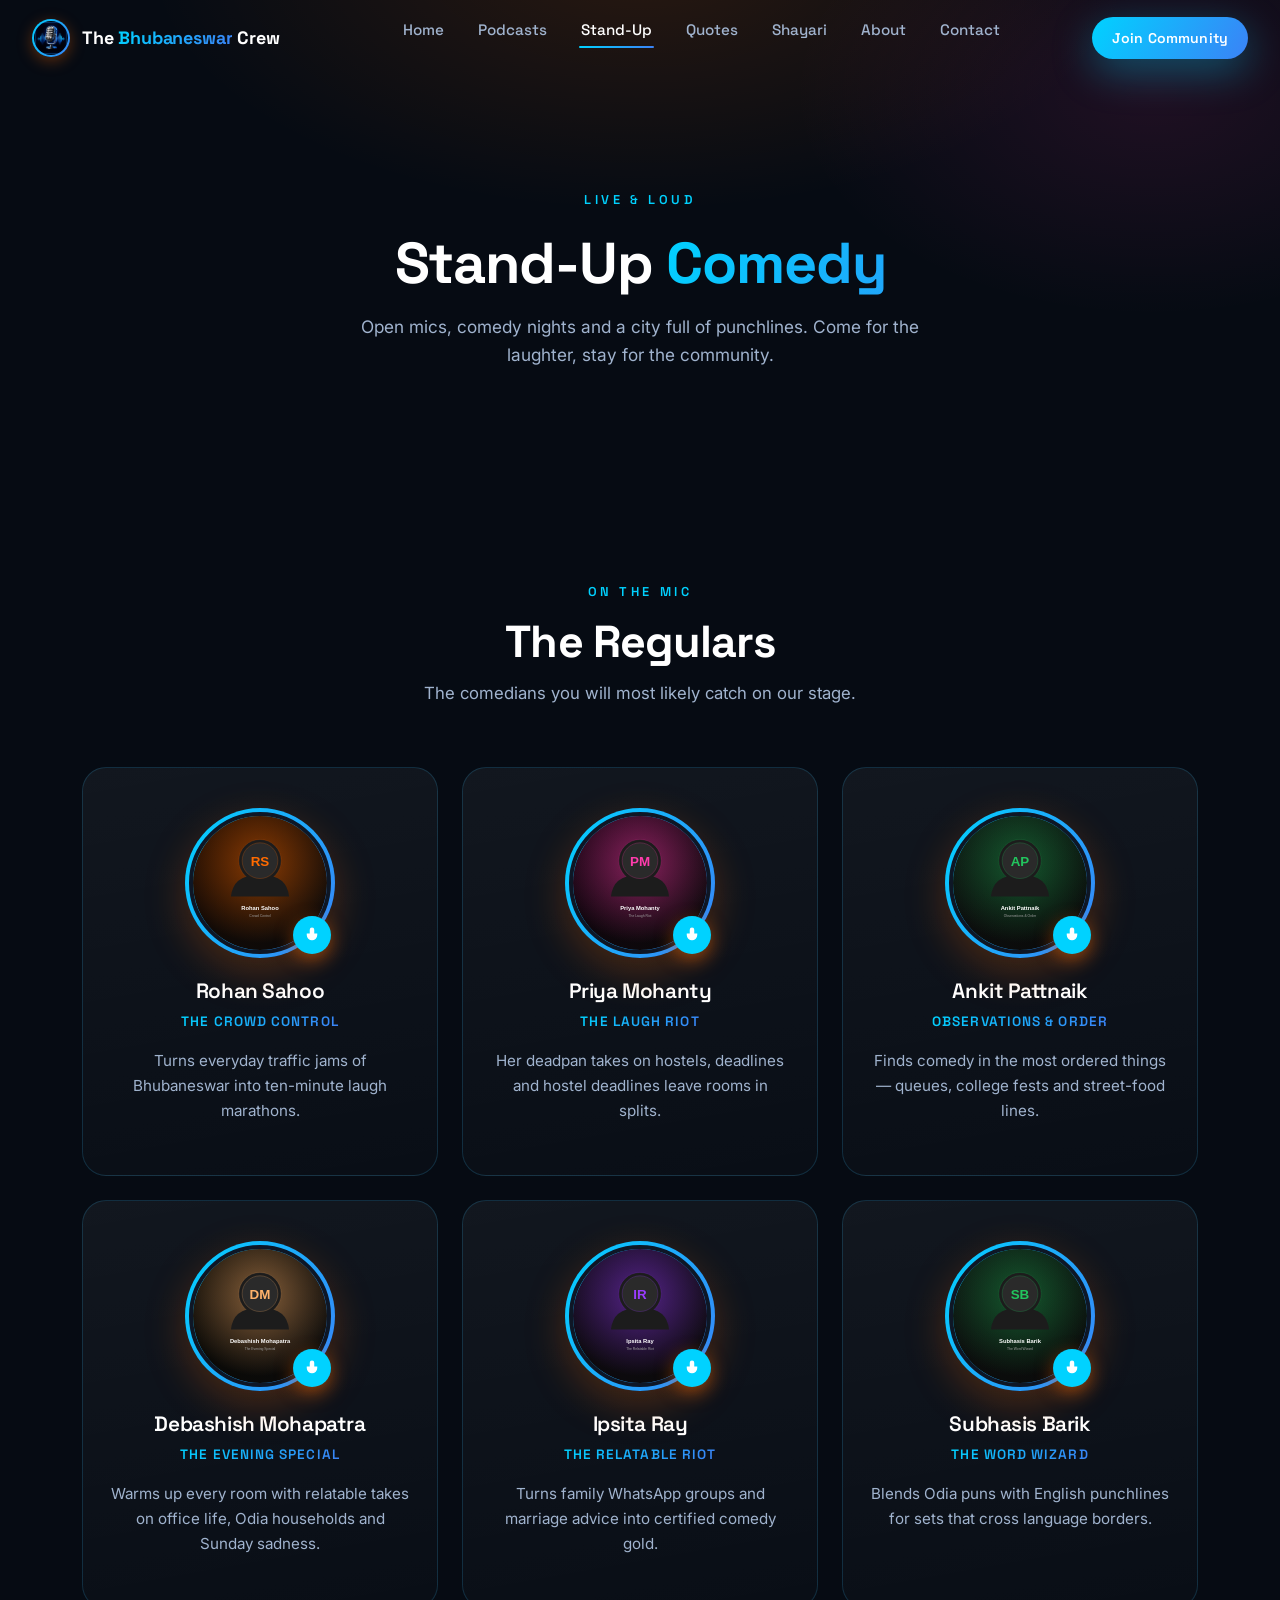
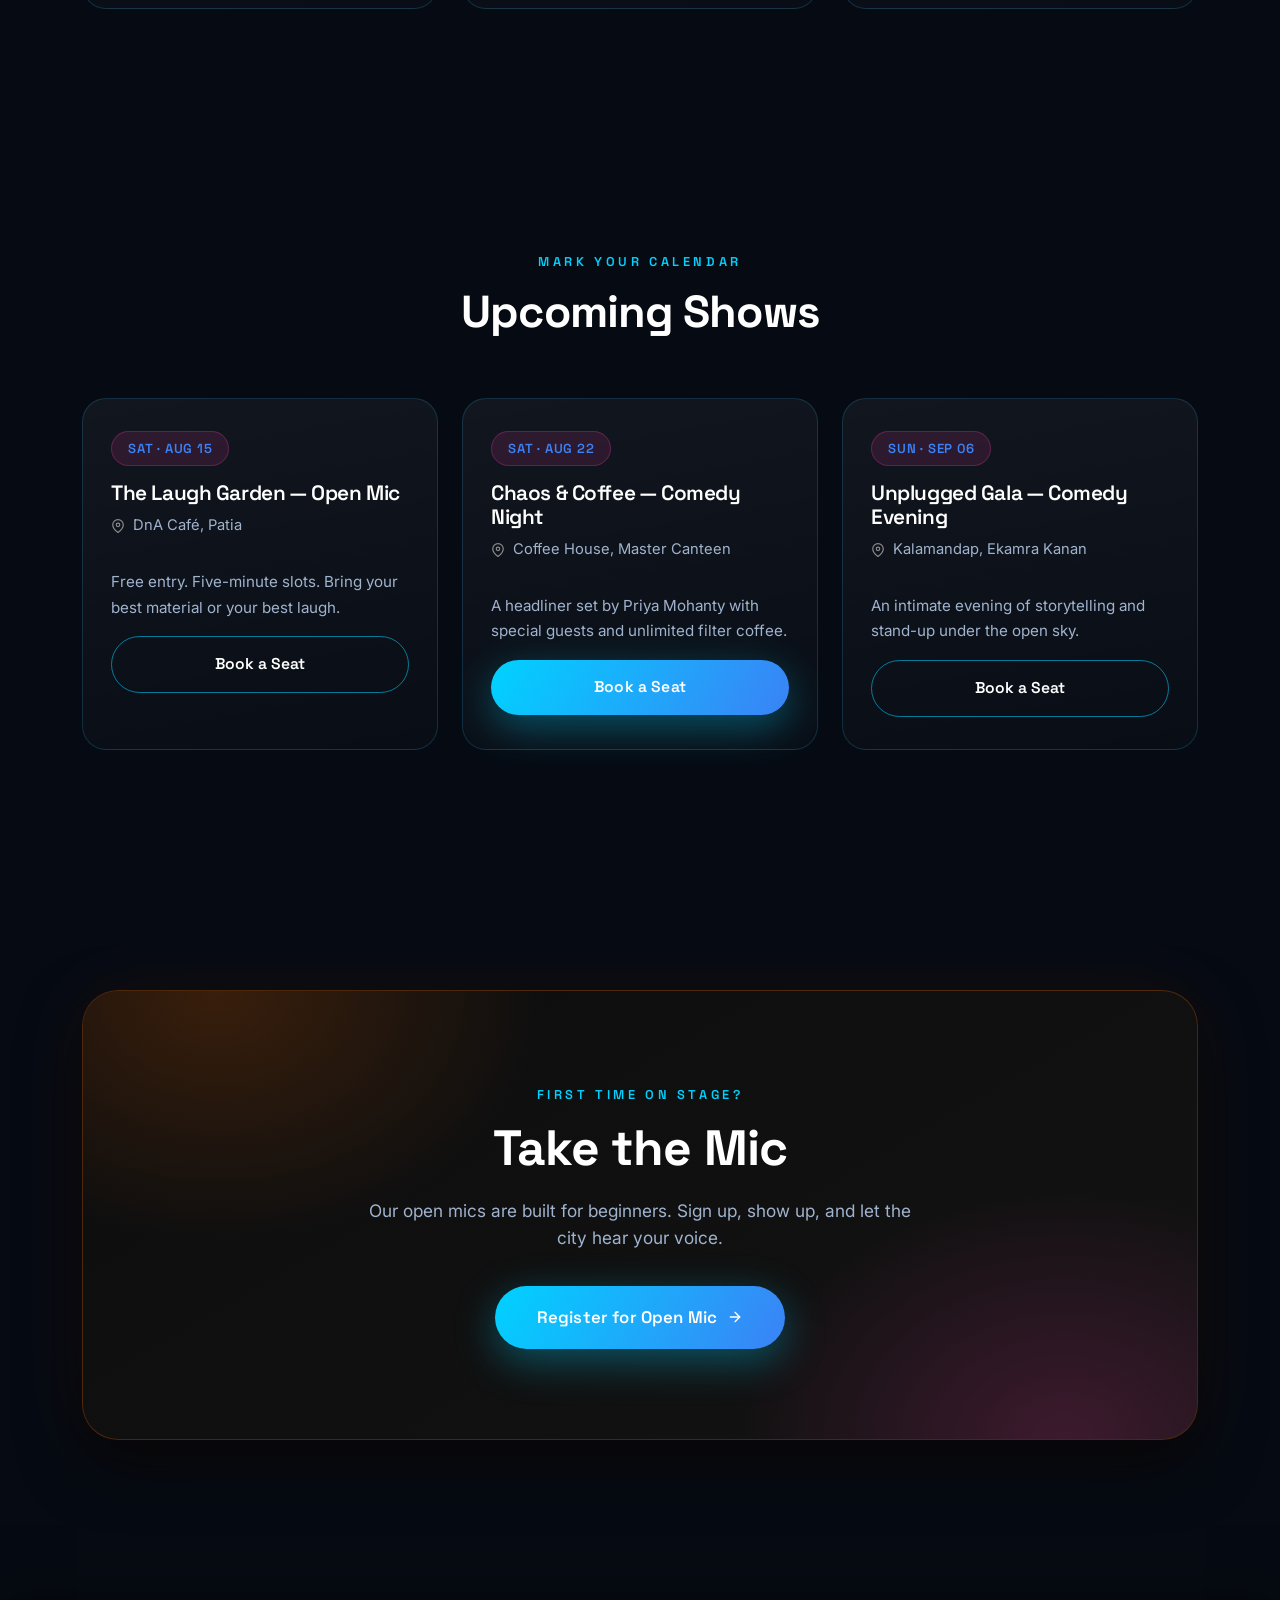
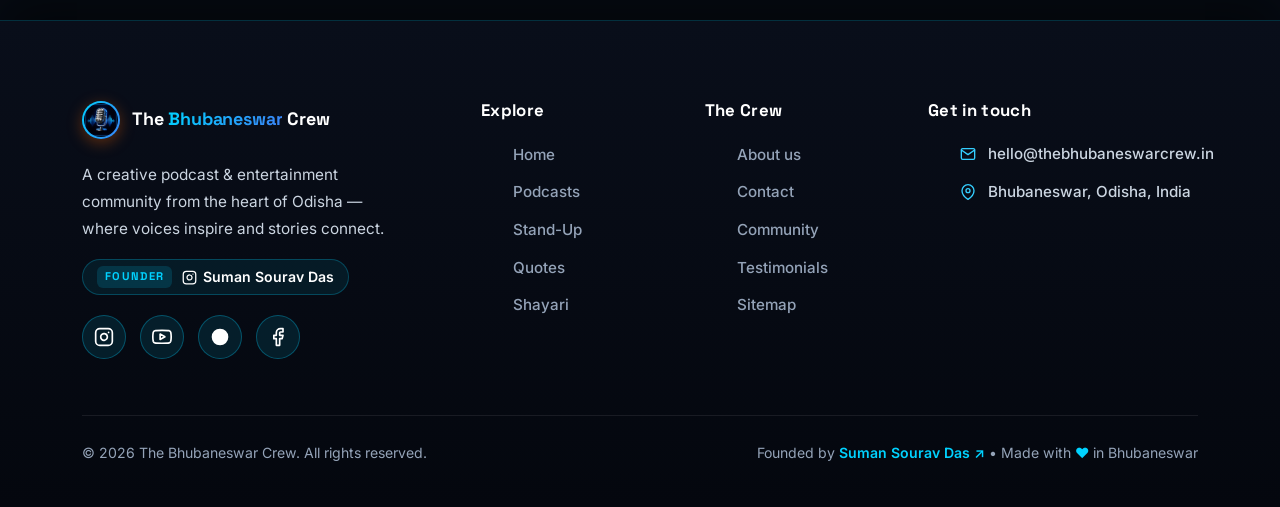
<file: standup.html>
<!DOCTYPE html>
<html lang="en">
<head>
  <!-- ============================================================
       THE BHUBANESWAR CREW — Stand-Up Comedy Page
       ============================================================ -->
  <script>document.documentElement.classList.add('js');</script>

  <meta charset="UTF-8">
  <meta name="viewport" content="width=device-width, initial-scale=1.0">

  <!-- ================= SEO ================= -->
  <title>Stand-Up Comedy | The Bhubaneswar Crew</title>
  <meta name="description" content="Discover stand-up comedians and upcoming comedy shows from The Bhubaneswar Crew — open mics, comedy nights and live performances across the city.">
  <meta name="keywords" content="stand-up comedy Bhubaneswar, open mic Bhubaneswar, comedy night, comedians Odisha, live shows, The Bhubaneswar Crew">
  <meta name="author" content="The Bhubaneswar Crew">
  <meta name="robots" content="index, follow">
  <meta name="theme-color" content="#050505">

  <!-- ================= Open Graph ================= -->
  <meta property="og:type" content="website">
  <meta property="og:site_name" content="The Bhubaneswar Crew">
  <meta property="og:title" content="Stand-Up Comedy | The Bhubaneswar Crew">
  <meta property="og:description" content="Live open mics and comedy nights where laughter is the only language we speak.">
  <meta property="og:url" content="https://www.thebhubaneswarcrew.in/standup.html">
  <meta property="og:image" content="https://www.thebhubaneswarcrew.in/images/performer-1.svg">

  <!-- ================= Twitter Card ================= -->
  <meta name="twitter:card" content="summary_large_image">
  <meta name="twitter:title" content="Stand-Up Comedy | The Bhubaneswar Crew">
  <meta name="twitter:description" content="Live open mics and comedy nights where laughter is the only language we speak.">
  <meta name="twitter:image" content="https://www.thebhubaneswarcrew.in/images/performer-1.svg">

  <!-- ================= Favicon ================= -->
  <link rel="icon" type="image/x-icon" href="favicon.ico">
  <link rel="shortcut icon" type="image/x-icon" href="favicon/favicon.ico">
  <link rel="icon" type="image/png" sizes="32x32" href="favicon/favicon-32x32.png">
  <link rel="icon" type="image/png" sizes="16x16" href="favicon/favicon-16x16.png">
  <link rel="apple-touch-icon" sizes="180x180" href="favicon/apple-touch-icon.png">

  <!-- ================= Google Fonts ================= -->
  <link rel="preconnect" href="https://fonts.googleapis.com">
  <link rel="preconnect" href="https://fonts.gstatic.com" crossorigin>
  <link href="https://fonts.googleapis.com/css2?family=Inter:wght@400;500;600;700&family=Space+Grotesk:wght@400;500;600;700&display=swap" rel="stylesheet">

  <!-- ================= Bootstrap 5 — GRID ONLY ================= -->
  <link rel="stylesheet" href="https://cdn.jsdelivr.net/npm/bootstrap@5.3.3/dist/css/bootstrap.min.css">

  <!-- ================= Custom Styles ================= -->
  <link rel="stylesheet" href="css/style.css">
  <link rel="stylesheet" href="css/animations.css">
  <link rel="stylesheet" href="css/responsive.css">
</head>

<body>

  <!-- Preloader -->
  <div class="preloader" id="preloader" role="status" aria-label="Loading The Bhubaneswar Crew">
    <div class="preloader-inner">
      <div class="preloader-ring"></div>
      <img src="favicon/app_icon_tbc.png" alt="The Bhubaneswar Crew logo" class="preloader-logo">
      <p class="preloader-text">The Bhubaneswar Crew</p>
    </div>
  </div>

  <!-- Scroll progress bar -->
  <div class="scroll-progress" id="scrollProgress" aria-hidden="true"></div>

  <!-- Cursor glow -->
  <div class="cursor-glow" id="cursorGlow" aria-hidden="true"></div>

  <!-- Skip link -->
  <a class="skip-link" href="#main">Skip to main content</a>

  <!-- ================= NAVBAR ================= -->
  <header class="site-header" id="siteHeader">
    <nav class="site-nav" aria-label="Main navigation">
      <a href="index.html" class="brand" aria-label="The Bhubaneswar Crew — Home">
        <span class="brand-mark" aria-hidden="true">
          <img src="favicon/app_icon_tbc.png" alt="The Bhubaneswar Crew logo" class="brand-logo-img">
        </span>
        <span class="brand-text">The <em>Bhubaneswar</em> Crew</span>
      </a>

      <ul class="nav-links" id="navLinks">
        <li><a href="index.html" class="nav-link">Home</a></li>
        <li><a href="podcasts.html" class="nav-link">Podcasts</a></li>
        <li><a href="standup.html" class="nav-link">Stand-Up</a></li>
        <li><a href="quotes.html" class="nav-link">Quotes</a></li>
        <li><a href="shayari.html" class="nav-link">Shayari</a></li>
        <li><a href="about.html" class="nav-link">About</a></li>
        <li><a href="contact.html" class="nav-link">Contact</a></li>
      </ul>

      <div class="nav-actions">
        <a href="contact.html" class="btn-crew btn-sm">Join Community</a>
        <button class="menu-toggle" id="menuToggle" aria-label="Open menu" aria-expanded="false" aria-controls="navLinks">
          <svg width="26" height="26" viewBox="0 0 24 24" fill="none" stroke="currentColor" stroke-width="2" stroke-linecap="round" aria-hidden="true">
            <line x1="3" y1="12" x2="21" y2="12"/>
            <line x1="3" y1="6" x2="21" y2="6"/>
            <line x1="3" y1="18" x2="21" y2="18"/>
          </svg>
        </button>
      </div>
    </nav>
  </header>

  <main id="main">

    <!-- ============================================================
         PAGE HERO
         ============================================================ -->
    <section class="page-hero" aria-label="Stand-up comedy">
      <div class="container-xl">
        <span class="section-eyebrow" data-animate="fade-up">Live &amp; loud</span>
        <h1 class="page-hero-heading" data-animate="fade-up" data-delay="100">
          Stand-Up <span class="gradient-text">Comedy</span>
        </h1>
        <p class="page-hero-desc" data-animate="fade-up" data-delay="200">
          Open mics, comedy nights and a city full of punchlines. Come for the
          laughter, stay for the community.
        </p>
      </div>
    </section>

    <!-- ============================================================
         PERFORMERS
         ============================================================ -->
    <section class="section" aria-labelledby="performers-heading">
      <div class="container-xl">
        <div class="section-head text-center" data-animate="fade-up">
          <span class="section-eyebrow">On the mic</span>
          <h2 class="section-title" id="performers-heading">The Regulars</h2>
          <p class="section-desc">The comedians you will most likely catch on our stage.</p>
        </div>

        <div class="row g-4">
          <!-- Performer 1 -->
          <div class="col-12 col-md-6 col-lg-4">
            <article class="performer-card" data-animate="fade-up" tabindex="0">
              <div class="performer-avatar">
                <img src="images/performer-1.svg" alt="Portrait of comedian Rohan Sahoo" loading="lazy">
                <span class="performer-mic" aria-hidden="true">
                  <svg width="18" height="18" viewBox="0 0 24 24" fill="currentColor"><path d="M12 2a3 3 0 0 0-3 3v7a3 3 0 0 0 6 0V5a3 3 0 0 0-3-3z"/><path d="M19 10v2a7 7 0 0 1-14 0v-2"/><line x1="12" y1="19" x2="12" y2="22"/></svg>
                </span>
              </div>
              <h3 class="performer-name">Rohan Sahoo</h3>
              <span class="performer-tag">The Crowd Control</span>
              <p class="performer-bio">Turns everyday traffic jams of Bhubaneswar into ten-minute laugh marathons.</p>
            </article>
          </div>

          <!-- Performer 2 -->
          <div class="col-12 col-md-6 col-lg-4">
            <article class="performer-card" data-animate="fade-up" data-delay="100" tabindex="0">
              <div class="performer-avatar">
                <img src="images/performer-2.svg" alt="Portrait of comedian Priya Mohanty" loading="lazy">
                <span class="performer-mic" aria-hidden="true">
                  <svg width="18" height="18" viewBox="0 0 24 24" fill="currentColor"><path d="M12 2a3 3 0 0 0-3 3v7a3 3 0 0 0 6 0V5a3 3 0 0 0-3-3z"/><path d="M19 10v2a7 7 0 0 1-14 0v-2"/><line x1="12" y1="19" x2="12" y2="22"/></svg>
                </span>
              </div>
              <h3 class="performer-name">Priya Mohanty</h3>
              <span class="performer-tag">The Laugh Riot</span>
              <p class="performer-bio">Her deadpan takes on hostels, deadlines and hostel deadlines leave rooms in splits.</p>
            </article>
          </div>

          <!-- Performer 3 -->
          <div class="col-12 col-md-6 col-lg-4">
            <article class="performer-card" data-animate="fade-up" data-delay="200" tabindex="0">
              <div class="performer-avatar">
                <img src="images/performer-3.svg" alt="Portrait of comedian Ankit Pattnaik" loading="lazy">
                <span class="performer-mic" aria-hidden="true">
                  <svg width="18" height="18" viewBox="0 0 24 24" fill="currentColor"><path d="M12 2a3 3 0 0 0-3 3v7a3 3 0 0 0 6 0V5a3 3 0 0 0-3-3z"/><path d="M19 10v2a7 7 0 0 1-14 0v-2"/><line x1="12" y1="19" x2="12" y2="22"/></svg>
                </span>
              </div>
              <h3 class="performer-name">Ankit Pattnaik</h3>
              <span class="performer-tag">Observations &amp; Order</span>
              <p class="performer-bio">Finds comedy in the most ordered things — queues, college fests and street-food lines.</p>
            </article>
          </div>

          <!-- Performer 4 -->
          <div class="col-12 col-md-6 col-lg-4">
            <article class="performer-card" data-animate="fade-up" tabindex="0">
              <div class="performer-avatar">
                <img src="images/performer-4.svg" alt="Portrait of comedian Debashish Mohapatra" loading="lazy">
                <span class="performer-mic" aria-hidden="true">
                  <svg width="18" height="18" viewBox="0 0 24 24" fill="currentColor"><path d="M12 2a3 3 0 0 0-3 3v7a3 3 0 0 0 6 0V5a3 3 0 0 0-3-3z"/><path d="M19 10v2a7 7 0 0 1-14 0v-2"/><line x1="12" y1="19" x2="12" y2="22"/></svg>
                </span>
              </div>
              <h3 class="performer-name">Debashish Mohapatra</h3>
              <span class="performer-tag">The Evening Special</span>
              <p class="performer-bio">Warms up every room with relatable takes on office life, Odia households and Sunday sadness.</p>
            </article>
          </div>

          <!-- Performer 5 -->
          <div class="col-12 col-md-6 col-lg-4">
            <article class="performer-card" data-animate="fade-up" data-delay="100" tabindex="0">
              <div class="performer-avatar">
                <img src="images/performer-5.svg" alt="Portrait of comedian Ipsita Ray" loading="lazy">
                <span class="performer-mic" aria-hidden="true">
                  <svg width="18" height="18" viewBox="0 0 24 24" fill="currentColor"><path d="M12 2a3 3 0 0 0-3 3v7a3 3 0 0 0 6 0V5a3 3 0 0 0-3-3z"/><path d="M19 10v2a7 7 0 0 1-14 0v-2"/><line x1="12" y1="19" x2="12" y2="22"/></svg>
                </span>
              </div>
              <h3 class="performer-name">Ipsita Ray</h3>
              <span class="performer-tag">The Relatable Riot</span>
              <p class="performer-bio">Turns family WhatsApp groups and marriage advice into certified comedy gold.</p>
            </article>
          </div>

          <!-- Performer 6 -->
          <div class="col-12 col-md-6 col-lg-4">
            <article class="performer-card" data-animate="fade-up" data-delay="200" tabindex="0">
              <div class="performer-avatar">
                <img src="images/performer-6.svg" alt="Portrait of comedian Subhasis Barik" loading="lazy">
                <span class="performer-mic" aria-hidden="true">
                  <svg width="18" height="18" viewBox="0 0 24 24" fill="currentColor"><path d="M12 2a3 3 0 0 0-3 3v7a3 3 0 0 0 6 0V5a3 3 0 0 0-3-3z"/><path d="M19 10v2a7 7 0 0 1-14 0v-2"/><line x1="12" y1="19" x2="12" y2="22"/></svg>
                </span>
              </div>
              <h3 class="performer-name">Subhasis Barik</h3>
              <span class="performer-tag">The Word Wizard</span>
              <p class="performer-bio">Blends Odia puns with English punchlines for sets that cross language borders.</p>
            </article>
          </div>
        </div>
      </div>
    </section>

    <!-- ============================================================
         UPCOMING SHOWS
         ============================================================ -->
    <section class="section" aria-labelledby="shows-heading">
      <div class="container-xl">
        <div class="section-head text-center" data-animate="fade-up">
          <span class="section-eyebrow">Mark your calendar</span>
          <h2 class="section-title" id="shows-heading">Upcoming Shows</h2>
        </div>

        <div class="row g-4">
          <!-- Show 1 -->
          <div class="col-12 col-md-6 col-lg-4">
            <article class="show-card" data-animate="fade-up" tabindex="0">
              <span class="show-date">SAT &middot; AUG 15</span>
              <h3 class="show-title">The Laugh Garden — Open Mic</h3>
              <span class="show-venue">
                <img src="images/icons/location.svg" alt="" width="14" height="14" aria-hidden="true">
                DnA Caf&eacute;, Patia
              </span>
              <p class="performer-bio">Free entry. Five-minute slots. Bring your best material or your best laugh.</p>
              <a href="contact.html" class="btn-ghost">Book a Seat</a>
            </article>
          </div>

          <!-- Show 2 -->
          <div class="col-12 col-md-6 col-lg-4">
            <article class="show-card" data-animate="fade-up" data-delay="100" tabindex="0">
              <span class="show-date">SAT &middot; AUG 22</span>
              <h3 class="show-title">Chaos &amp; Coffee — Comedy Night</h3>
              <span class="show-venue">
                <img src="images/icons/location.svg" alt="" width="14" height="14" aria-hidden="true">
                Coffee House, Master Canteen
              </span>
              <p class="performer-bio">A headliner set by Priya Mohanty with special guests and unlimited filter coffee.</p>
              <a href="contact.html" class="btn-crew">Book a Seat</a>
            </article>
          </div>

          <!-- Show 3 -->
          <div class="col-12 col-md-6 col-lg-4">
            <article class="show-card" data-animate="fade-up" data-delay="200" tabindex="0">
              <span class="show-date">SUN &middot; SEP 06</span>
              <h3 class="show-title">Unplugged Gala — Comedy Evening</h3>
              <span class="show-venue">
                <img src="images/icons/location.svg" alt="" width="14" height="14" aria-hidden="true">
                Kalamandap, Ekamra Kanan
              </span>
              <p class="performer-bio">An intimate evening of storytelling and stand-up under the open sky.</p>
              <a href="contact.html" class="btn-ghost">Book a Seat</a>
            </article>
          </div>
        </div>
      </div>
    </section>

    <!-- ============================================================
         OPEN MIC CTA
         ============================================================ -->
    <section class="section cta-section" aria-labelledby="cta-heading">
      <div class="container-xl">
        <div class="cta-card" data-animate="zoom-in">
          <div class="cta-glow" aria-hidden="true"></div>
          <span class="section-eyebrow cta-eyebrow">First time on stage?</span>
          <h2 class="cta-title" id="cta-heading">Take the Mic</h2>
          <p class="cta-text">
            Our open mics are built for beginners. Sign up, show up, and let the
            city hear your voice.
          </p>
          <a href="contact.html" class="btn-crew btn-lg">
            Register for Open Mic
            <svg width="16" height="16" viewBox="0 0 24 24" fill="none" stroke="currentColor" stroke-width="2" stroke-linecap="round" stroke-linejoin="round" aria-hidden="true">
              <line x1="5" y1="12" x2="19" y2="12"/><polyline points="12 5 19 12 12 19"/>
            </svg>
          </a>
        </div>
      </div>
    </section>

  </main>

  <!-- ============================================================
       FOOTER
       ============================================================ -->
  <footer class="site-footer" aria-label="Site footer">
    <div class="container-xl">
      <div class="footer-grid">
        <div class="footer-col footer-brand-col">
          <a href="index.html" class="brand" aria-label="The Bhubaneswar Crew — Home">
            <span class="brand-mark" aria-hidden="true">
              <img src="favicon/app_icon_tbc.png" alt="The Bhubaneswar Crew logo" class="brand-logo-img">
            </span>
            <span class="brand-text">The <em>Bhubaneswar</em> Crew</span>
          </a>
          <p class="footer-blurb">
            A creative podcast &amp; entertainment community from the heart of
            Odisha — where voices inspire and stories connect.
          </p>
          <div class="footer-founder-badge">
            <span class="founder-badge-label">Founder</span>
            <a href="https://www.instagram.com/suman_sourav_das" target="_blank" rel="noopener noreferrer" class="founder-badge-link" aria-label="Founder Suman Sourav Das on Instagram">
              <img src="images/icons/instagram.svg" alt="" width="15" height="15" aria-hidden="true">
              <span>Suman Sourav Das</span>
            </a>
          </div>
          <div class="social-links">
            <a href="https://www.instagram.com/" target="_blank" rel="noopener noreferrer" class="social-link" aria-label="Follow us on Instagram">
              <img src="images/icons/instagram.svg" alt="Instagram" width="20" height="20">
            </a>
            <a href="https://www.youtube.com/" target="_blank" rel="noopener noreferrer" class="social-link" aria-label="Subscribe on YouTube">
              <img src="images/icons/youtube.svg" alt="YouTube" width="20" height="20">
            </a>
            <a href="https://open.spotify.com/" target="_blank" rel="noopener noreferrer" class="social-link" aria-label="Listen on Spotify">
              <img src="images/icons/spotify.svg" alt="Spotify" width="20" height="20">
            </a>
            <a href="https://www.facebook.com/" target="_blank" rel="noopener noreferrer" class="social-link" aria-label="Follow us on Facebook">
              <img src="images/icons/facebook.svg" alt="Facebook" width="20" height="20">
            </a>
          </div>
        </div>

        <div class="footer-col">
          <h4 class="footer-heading">Explore</h4>
          <ul class="footer-links">
            <li><a href="index.html">Home</a></li>
            <li><a href="podcasts.html">Podcasts</a></li>
            <li><a href="standup.html">Stand-Up</a></li>
            <li><a href="quotes.html">Quotes</a></li>
            <li><a href="shayari.html">Shayari</a></li>
          </ul>
        </div>

        <div class="footer-col">
          <h4 class="footer-heading">The Crew</h4>
          <ul class="footer-links">
            <li><a href="about.html">About us</a></li>
            <li><a href="contact.html">Contact</a></li>
            <li><a href="index.html#community">Community</a></li>
            <li><a href="index.html#testimonials">Testimonials</a></li>
            <li><a href="sitemap.xml">Sitemap</a></li>
          </ul>
        </div>

        <div class="footer-col">
          <h4 class="footer-heading">Get in touch</h4>
          <ul class="footer-links footer-contact">
            <li>
              <img src="images/icons/mail.svg" alt="" width="16" height="16" aria-hidden="true">
              <a href="mailto:hello@thebhubaneswarcrew.in">hello@thebhubaneswarcrew.in</a>
            </li>
            <li>
              <img src="images/icons/location.svg" alt="" width="16" height="16" aria-hidden="true">
              <a href="https://maps.app.goo.gl/BLd8zX1RDRyEnMKo7" target="_blank" rel="noopener noreferrer">Bhubaneswar, Odisha, India</a>
            </li>
          </ul>
        </div>
      </div>

      <div class="footer-bottom">
        <p class="footer-copyright">&copy; <span id="footerYear">2026</span> The Bhubaneswar Crew. All rights reserved.</p>
        <p class="footer-tagline">Founded by <a href="https://www.instagram.com/suman_sourav_das" target="_blank" rel="noopener noreferrer" class="founder-inline-link">Suman Sourav Das ↗</a> &bull; Made with <span class="heart" aria-hidden="true">&hearts;</span> in Bhubaneswar</p>
      </div>
    </div>
  </footer>

  <!-- Back to top -->
  <button class="back-to-top" id="backToTop" aria-label="Back to top">
    <img src="images/icons/arrow-up.svg" alt="" width="18" height="18" aria-hidden="true">
  </button>

  <!-- Scripts -->
  <script src="https://code.jquery.com/jquery-3.7.1.min.js"></script>
  <script src="js/main.js"></script>
  <script src="js/navbar.js"></script>
  <script src="js/animation.js"></script>
  <script src="js/slider.js"></script>
  <script src="js/counter.js"></script>
</body>
</html>
</file>
<file: css/style.css>
/* ============================================================
   THE BHUBANESWAR CREW — Main Stylesheet
   ------------------------------------------------------------
   Table of contents
   01. Design tokens (CSS variables)
   02. Base & reset
   03. Typography helpers
   04. Utility buttons (.btn-crew / .btn-ghost)
   05. Preloader
   06. Scroll progress bar
   07. Cursor glow
   08. Skip link
   09. Navbar / header
   10. Hero
   11. Section scaffolding (.section / .section-head)
   12. Feature cards
   13. Podcast cards
   14. Performer (stand-up) cards
   15. Quote cards
   16. Shayari cards
   17. About section
   18. Stats / community counters
   19. Testimonial slider
   20. Call-to-action
   21. Footer
   22. Back to top
   23. Accessibility (focus states)
   ============================================================ */

/* ============================================================
   01. DESIGN TOKENS
   ============================================================ */
:root {
  /* Brand palette — Aesthetic Light Blue & Electric Cyan Theme */
  --color-bg:          #060B13;
  --color-card:        #0E1726;
  --color-primary:     #00D2FF;
  --color-secondary:   #3B82F6;
  --color-text:        #FFFFFF;
  --color-muted:       #A0B3CE;
  --color-success:     #10B981;

  /* Derived styles */
  --accent-gradient:  linear-gradient(120deg, #00D2FF 0%, #3B82F6 100%);
  --glass-bg:         rgba(14, 23, 38, 0.65);
  --glass-border:     rgba(56, 189, 248, 0.18);
  --glass-border-hot: rgba(0, 210, 255, 0.55);

  /* Layout */
  --nav-height:    76px;
  --radius-card:   24px;
  --radius-btn:    999px;
  --shadow-card:   0 24px 60px rgba(0, 0, 0, 0.6);
  --shadow-glow:   0 12px 40px rgba(0, 210, 255, 0.35);

  /* Type */
  --font-heading: 'Space Grotesk', 'Inter', system-ui, sans-serif;
  --font-body:    'Inter', system-ui, -apple-system, sans-serif;

  /* Motion */
  --ease-out: cubic-bezier(0.22, 1, 0.36, 1);
}

/* ============================================================
   02. BASE & RESET
   ============================================================ */
*,
*::before,
*::after {
  box-sizing: border-box;
  margin: 0;
  padding: 0;
}

html {
  scroll-behavior: smooth;
  /* Keeps anchored headings clear of the fixed navbar */
  scroll-padding-top: calc(var(--nav-height) + 16px);
}

body {
  background-color: var(--color-bg);
  color: var(--color-text);
  font-family: var(--font-body);
  font-size: 1rem;
  line-height: 1.6;
  overflow-x: hidden;
  -webkit-font-smoothing: antialiased;
  -moz-osx-font-smoothing: grayscale;
}

/* Soft custom scrollbar */
::-webkit-scrollbar {
  width: 10px;
}
::-webkit-scrollbar-track {
  background: #0a0a0a;
}
::-webkit-scrollbar-thumb {
  background: linear-gradient(180deg, var(--color-primary), var(--color-secondary));
  border-radius: 8px;
}

img,
svg {
  max-width: 100%;
  display: block;
}

a {
  text-decoration: none;
  color: inherit;
}

ul {
  list-style: none;
}

button {
  font-family: inherit;
  border: none;
  background: none;
  cursor: pointer;
  color: inherit;
}

/* Highlighted text selection */
::selection {
  background: var(--color-primary);
  color: #fff;
}

/* ============================================================
   03. TYPOGRAPHY HELPERS
   ============================================================ */
h1, h2, h3, h4, h5, h6 {
  font-family: var(--font-heading);
  line-height: 1.15;
  letter-spacing: -0.02em;
}

/* Gradient headline text (used on keywords) */
.gradient-text {
  background: var(--accent-gradient);
  -webkit-background-clip: text;
  background-clip: text;
  -webkit-text-fill-color: transparent;
  color: transparent;
}

/* Small uppercase eyebrow label above section titles */
.section-eyebrow {
  display: inline-block;
  font-family: var(--font-heading);
  font-size: 0.8rem;
  font-weight: 600;
  letter-spacing: 0.28em;
  text-transform: uppercase;
  color: var(--color-primary);
  margin-bottom: 14px;
}

/* ============================================================
   04. UTILITY BUTTONS
   ============================================================ */
.btn-crew {
  display: inline-flex;
  align-items: center;
  justify-content: center;
  gap: 10px;
  padding: 15px 30px;
  border-radius: var(--radius-btn);
  background: var(--accent-gradient);
  color: #fff;
  font-family: var(--font-heading);
  font-weight: 600;
  font-size: 0.98rem;
  letter-spacing: 0.01em;
  box-shadow: var(--shadow-glow);
  transition: transform 0.3s var(--ease-out), box-shadow 0.3s var(--ease-out);
  white-space: nowrap;
}

.btn-crew:hover {
  transform: translateY(-3px);
  box-shadow: 0 18px 55px rgba(255, 107, 0, 0.45);
  color: #fff;
}

.btn-crew:active {
  transform: translateY(-1px) scale(0.98);
}

/* Ghost / outline button */
.btn-ghost {
  display: inline-flex;
  align-items: center;
  justify-content: center;
  gap: 8px;
  padding: 15px 30px;
  border-radius: var(--radius-btn);
  background: transparent;
  border: 1px solid var(--glass-border-hot);
  color: #fff;
  font-family: var(--font-heading);
  font-weight: 600;
  font-size: 0.98rem;
  transition: border-color 0.3s, background 0.3s, transform 0.3s var(--ease-out), box-shadow 0.3s;
  white-space: nowrap;
}

.btn-ghost:hover {
  border-color: var(--color-primary);
  background: rgba(255, 107, 0, 0.08);
  transform: translateY(-3px);
  box-shadow: 0 10px 30px rgba(255, 107, 0, 0.15);
  color: #fff;
}

/* Button sizes */
.btn-sm {
  padding: 10px 20px;
  font-size: 0.88rem;
}

.btn-lg {
  padding: 18px 42px;
  font-size: 1.05rem;
}

/* ============================================================
   05. PRELOADER
   ============================================================ */
.preloader {
  position: fixed;
  inset: 0;
  z-index: 9999;
  display: flex;
  align-items: center;
  justify-content: center;
  background: var(--color-bg);
  transition: opacity 0.6s ease, visibility 0.6s ease;
}

.preloader.is-hidden {
  opacity: 0;
  visibility: hidden;
  pointer-events: none;
}

.preloader-inner {
  position: relative;
  display: flex;
  flex-direction: column;
  align-items: center;
  gap: 18px;
}

.preloader-logo {
  width: 56px;
  height: 56px;
  border-radius: 50%;
  object-fit: cover;
  animation: preloaderPulse 1.4s ease-in-out infinite;
}

.preloader-text {
  font-family: var(--font-heading);
  font-weight: 600;
  letter-spacing: 0.2em;
  font-size: 0.85rem;
  text-transform: uppercase;
  color: var(--color-muted);
}

/* Spinning gradient ring around the logo */
.preloader-ring {
  position: absolute;
  top: 50%;
  left: 50%;
  width: 96px;
  height: 96px;
  margin: -48px 0 0 -48px;
  border-radius: 50%;
  background: conic-gradient(from 0deg, transparent 0%, var(--color-primary) 40%, var(--color-secondary) 60%, transparent 100%);
  -webkit-mask: radial-gradient(farthest-side, transparent calc(100% - 3px), #000 calc(100% - 2px));
  mask: radial-gradient(farthest-side, transparent calc(100% - 3px), #000 calc(100% - 2px));
  animation: spin 1.1s linear infinite;
}

/* ============================================================
   06. SCROLL PROGRESS BAR
   ============================================================ */
.scroll-progress {
  position: fixed;
  top: 0;
  left: 0;
  height: 3px;
  width: 0%;
  z-index: 10000;
  background: var(--accent-gradient);
  box-shadow: 0 0 12px rgba(255, 107, 0, 0.6);
}

/* ============================================================
   07. CURSOR GLOW
   ============================================================ */
.cursor-glow {
  position: fixed;
  top: 0;
  left: 0;
  width: 520px;
  height: 520px;
  margin: -260px 0 0 -260px;
  border-radius: 50%;
  background: radial-gradient(circle, rgba(255, 107, 0, 0.10), rgba(255, 60, 172, 0.05) 40%, transparent 70%);
  pointer-events: none;
  z-index: 1;
  opacity: 0;
  transition: opacity 0.4s ease;
  will-change: transform;
}

.cursor-glow.is-active {
  opacity: 1;
}

/* ============================================================
   08. SKIP LINK
   ============================================================ */
.skip-link {
  position: absolute;
  top: -60px;
  left: 16px;
  z-index: 11000;
  padding: 12px 22px;
  border-radius: 12px;
  background: var(--accent-gradient);
  color: #fff;
  font-weight: 600;
  transition: top 0.25s ease;
}

.skip-link:focus {
  top: 12px;
}

/* ============================================================
   09. NAVBAR / HEADER
   ============================================================ */
.site-header {
  position: fixed;
  top: 0;
  left: 0;
  right: 0;
  z-index: 1000;
  background: transparent;
  border-bottom: 1px solid transparent;
  transition: background 0.4s ease, border-color 0.4s ease, backdrop-filter 0.4s ease;
}

/* State added by js/navbar.js once the page is scrolled */
.site-header.is-scrolled {
  background: rgba(5, 5, 5, 0.72);
  -webkit-backdrop-filter: blur(18px);
  backdrop-filter: blur(18px);
  border-bottom-color: rgba(255, 255, 255, 0.06);
}

.site-nav {
  height: var(--nav-height);
  max-width: 1320px;
  margin: 0 auto;
  padding: 0 32px;
  display: flex;
  align-items: center;
  justify-content: space-between;
  gap: 24px;
}

/* ---- Brand / logo ---- */
.brand {
  display: inline-flex;
  align-items: center;
  gap: 12px;
  font-family: var(--font-heading);
  font-weight: 700;
  font-size: 1.12rem;
  letter-spacing: -0.01em;
  color: var(--color-text);
  white-space: nowrap;
}

.brand em {
  font-style: normal;
  background: var(--accent-gradient);
  -webkit-background-clip: text;
  background-clip: text;
  -webkit-text-fill-color: transparent;
}

.brand-mark {
  display: inline-flex;
  align-items: center;
  justify-content: center;
  width: 38px;
  height: 38px;
  border-radius: 50%;
  overflow: hidden;
  background: var(--accent-gradient);
  padding: 2px;
  box-shadow: 0 4px 15px rgba(255, 107, 0, 0.35);
  flex-shrink: 0;
  transition: transform 0.3s ease, box-shadow 0.3s ease;
}

.brand-mark img,
.brand-logo-img {
  width: 100%;
  height: 100%;
  object-fit: cover;
  border-radius: 50%;
  display: block;
}

.brand:hover .brand-mark {
  transform: scale(1.06);
  box-shadow: 0 6px 20px rgba(255, 107, 0, 0.55);
}

/* ---- Desktop nav links ---- */
.nav-links {
  display: flex;
  align-items: center;
  gap: 30px;
}

.nav-link {
  position: relative;
  font-family: var(--font-heading);
  font-weight: 500;
  font-size: 0.95rem;
  color: var(--color-muted);
  padding: 6px 2px;
  transition: color 0.3s ease;
}

/* Gradient underline that animates in on hover */
.nav-link::after {
  content: "";
  position: absolute;
  left: 0;
  bottom: 0;
  height: 2px;
  width: 100%;
  border-radius: 2px;
  background: var(--accent-gradient);
  transform: scaleX(0);
  transform-origin: left;
  transition: transform 0.35s var(--ease-out);
}

.nav-link:hover,
.nav-link.is-active {
  color: var(--color-text);
}

.nav-link:hover::after,
.nav-link.is-active::after {
  transform: scaleX(1);
}

/* ---- Right actions ---- */
.nav-actions {
  display: flex;
  align-items: center;
  gap: 14px;
}

/* Hamburger button (hidden on desktop) */
.menu-toggle {
  display: none;
  width: 44px;
  height: 44px;
  border-radius: 12px;
  border: 1px solid var(--glass-border);
  background: var(--glass-bg);
  color: var(--color-text);
  place-items: center;
  transition: border-color 0.3s, background 0.3s;
}

.menu-toggle:hover {
  border-color: var(--glass-border-hot);
  background: rgba(255, 107, 0, 0.08);
}

/* ============================================================
   10. HERO
   ============================================================ */
.hero {
  position: relative;
  min-height: 100vh;
  display: flex;
  align-items: center;
  justify-content: center;
  overflow: hidden;
  background: var(--color-bg);
}

/* ---- Animated gradient blobs ---- */
.hero-bg {
  position: absolute;
  inset: 0;
  z-index: 0;
  pointer-events: none;
}

.blob {
  position: absolute;
  border-radius: 50%;
  filter: blur(90px);
  opacity: 0.45;
}

.blob-one {
  width: 520px;
  height: 520px;
  top: -160px;
  left: -120px;
  background: radial-gradient(circle, rgba(255, 107, 0, 0.85), transparent 70%);
}

.blob-two {
  width: 560px;
  height: 560px;
  bottom: -200px;
  right: -140px;
  background: radial-gradient(circle, rgba(255, 60, 172, 0.8), transparent 70%);
}

.blob-three {
  width: 380px;
  height: 380px;
  top: 40%;
  left: 55%;
  background: radial-gradient(circle, rgba(34, 197, 94, 0.35), transparent 70%);
  opacity: 0.3;
}

/* ---- Floating glowing circles ---- */
.floating-shapes {
  position: absolute;
  inset: 0;
  z-index: 1;
  pointer-events: none;
}

.float-shape {
  position: absolute;
  border-radius: 50%;
  pointer-events: none;
}

.fs-1 {
  width: 12px;
  height: 12px;
  top: 22%;
  left: 14%;
  background: var(--color-primary);
  box-shadow: 0 0 18px var(--color-primary);
}
.fs-2 {
  width: 8px;
  height: 8px;
  top: 66%;
  left: 22%;
  background: var(--color-secondary);
  box-shadow: 0 0 14px var(--color-secondary);
}
.fs-3 {
  width: 16px;
  height: 16px;
  top: 30%;
  right: 18%;
  border: 2px solid rgba(255, 107, 0, 0.7);
  box-shadow: 0 0 20px rgba(255, 107, 0, 0.5);
}
.fs-4 {
  width: 6px;
  height: 6px;
  top: 72%;
  right: 26%;
  background: var(--color-success);
  box-shadow: 0 0 12px var(--color-success);
}
.fs-5 {
  width: 10px;
  height: 10px;
  top: 14%;
  right: 42%;
  background: rgba(255, 255, 255, 0.5);
  box-shadow: 0 0 16px rgba(255, 255, 255, 0.4);
}
.fs-6 {
  width: 7px;
  height: 7px;
  top: 58%;
  left: 48%;
  background: rgba(255, 60, 172, 0.8);
  box-shadow: 0 0 14px rgba(255, 60, 172, 0.6);
}

/* ---- Particle canvas ---- */
.hero-particles {
  position: absolute;
  inset: 0;
  z-index: 1;
  pointer-events: none;
}

/* ---- Hero content ---- */
.hero-content {
  position: relative;
  z-index: 2;
  text-align: center;
  padding: calc(var(--nav-height) + 60px) 24px 120px;
  max-width: 900px;
}

.hero-badge {
  display: inline-flex;
  align-items: center;
  gap: 10px;
  padding: 10px 20px;
  border-radius: var(--radius-btn);
  background: var(--glass-bg);
  border: 1px solid var(--glass-border);
  -webkit-backdrop-filter: blur(10px);
  backdrop-filter: blur(10px);
  font-size: 0.82rem;
  font-weight: 500;
  letter-spacing: 0.08em;
  text-transform: uppercase;
  color: var(--color-muted);
  margin-bottom: 28px;
}

/* Pulsing "live" dot inside the badge */
.live-dot {
  width: 9px;
  height: 9px;
  border-radius: 50%;
  background: var(--color-success);
  box-shadow: 0 0 12px var(--color-success);
  animation: livePulse 1.6s ease-in-out infinite;
}

.hero-heading {
  font-size: clamp(2.6rem, 6.4vw, 4.6rem);
  font-weight: 700;
  line-height: 1.04;
  margin-bottom: 24px;
}

.hero-subtitle {
  color: var(--color-muted);
  font-size: clamp(1.02rem, 1.6vw, 1.22rem);
  line-height: 1.75;
  max-width: 640px;
  margin: 0 auto 38px;
}

.hero-actions {
  display: flex;
  flex-wrap: wrap;
  justify-content: center;
  gap: 16px;
}

/* ---- Scroll cue ---- */
.scroll-cue {
  position: absolute;
  bottom: 26px;
  left: 50%;
  transform: translateX(-50%);
  z-index: 2;
  display: flex;
  flex-direction: column;
  align-items: center;
  gap: 8px;
  color: var(--color-muted);
  transition: color 0.3s;
}

.scroll-cue:hover {
  color: var(--color-text);
}

.scroll-mouse {
  width: 26px;
  height: 42px;
  border: 2px solid currentColor;
  border-radius: 14px;
  position: relative;
}

/* The little wheel dot that travels down */
.scroll-mouse::after {
  content: "";
  position: absolute;
  top: 8px;
  left: 50%;
  width: 4px;
  height: 8px;
  margin-left: -2px;
  border-radius: 4px;
  background: var(--color-primary);
  animation: scrollWheel 1.8s ease-in-out infinite;
}

.scroll-cue-text {
  font-size: 0.75rem;
  letter-spacing: 0.18em;
  text-transform: uppercase;
}

/* ============================================================
   11. SECTION SCAFFOLDING
   ============================================================ */
.section {
  position: relative;
  padding: 120px 0;
}

.section-head {
  margin-bottom: 60px;
}

.section-head.text-center .section-desc {
  margin-left: auto;
  margin-right: auto;
}

.section-title {
  font-size: clamp(1.9rem, 4vw, 2.8rem);
  font-weight: 700;
}

.section-desc {
  color: var(--color-muted);
  font-size: 1.05rem;
  max-width: 560px;
  margin-top: 12px;
}

/* ============================================================
   12. FEATURE CARDS
   ============================================================ */
.feature-card {
  position: relative;
  height: 100%;
  padding: 34px 28px;
  border-radius: var(--radius-card);
  background: linear-gradient(165deg, rgba(255, 255, 255, 0.055), rgba(255, 255, 255, 0.02));
  border: 1px solid var(--glass-border);
  -webkit-backdrop-filter: blur(12px);
  backdrop-filter: blur(12px);
  overflow: hidden;
  transition: transform 0.45s var(--ease-out), border-color 0.35s, box-shadow 0.45s var(--ease-out);
}

/* Accent glow that appears at the top on hover */
.feature-card::before {
  content: "";
  position: absolute;
  top: -80px;
  left: 50%;
  transform: translateX(-50%);
  width: 260px;
  height: 160px;
  border-radius: 50%;
  filter: blur(50px);
  opacity: 0;
  transition: opacity 0.45s ease;
  pointer-events: none;
}

.feature-card:hover {
  transform: translateY(-8px);
  border-color: var(--glass-border-hot);
  box-shadow: var(--shadow-card), 0 10px 40px rgba(255, 107, 0, 0.12);
}

.feature-card:hover::before {
  opacity: 1;
}

.feature-icon {
  width: 58px;
  height: 58px;
  display: grid;
  place-items: center;
  border-radius: 16px;
  background: rgba(255, 107, 0, 0.12);
  border: 1px solid rgba(255, 107, 0, 0.25);
  color: var(--color-primary);
  margin-bottom: 22px;
  transition: transform 0.35s var(--ease-out), box-shadow 0.35s;
}

.feature-card:hover .feature-icon {
  transform: scale(1.08) rotate(-4deg);
  box-shadow: 0 8px 24px rgba(255, 107, 0, 0.25);
}

/* Vary accent colour per feature card */
.feature-card:nth-child(2) .feature-icon {
  color: var(--color-secondary);
  background: rgba(255, 60, 172, 0.12);
  border-color: rgba(255, 60, 172, 0.25);
}
.feature-card:nth-child(2):hover {
  border-color: rgba(255, 60, 172, 0.45);
}

.feature-card:nth-child(3) .feature-icon {
  background: var(--accent-gradient);
  color: #fff;
  border-color: transparent;
}
.feature-card:nth-child(3):hover {
  border-color: rgba(255, 60, 172, 0.45);
}

.feature-card:nth-child(4) .feature-icon {
  color: var(--color-success);
  background: rgba(34, 197, 94, 0.12);
  border-color: rgba(34, 197, 94, 0.25);
}
.feature-card:nth-child(4):hover {
  border-color: rgba(34, 197, 94, 0.45);
}

.feature-title {
  font-size: 1.28rem;
  font-weight: 600;
  margin-bottom: 10px;
}

.feature-text {
  color: var(--color-muted);
  font-size: 0.95rem;
  line-height: 1.65;
  margin-bottom: 18px;
}

.feature-link {
  display: inline-flex;
  align-items: center;
  gap: 6px;
  font-family: var(--font-heading);
  font-weight: 600;
  font-size: 0.9rem;
  color: var(--color-primary);
  transition: gap 0.3s var(--ease-out), color 0.3s;
}

.feature-link svg {
  transition: transform 0.3s var(--ease-out);
}

.feature-link:hover {
  color: var(--color-secondary);
}

.feature-link:hover svg {
  transform: translateX(4px);
}

/* ============================================================
   13. PODCAST CARDS
   ============================================================ */
.podcast-card {
  height: 100%;
  border-radius: var(--radius-card);
  background: var(--color-card);
  border: 1px solid var(--glass-border);
  overflow: hidden;
  transition: transform 0.45s var(--ease-out), border-color 0.35s, box-shadow 0.45s var(--ease-out);
}

.podcast-card:hover {
  transform: translateY(-8px);
  border-color: var(--glass-border-hot);
  box-shadow: var(--shadow-card), 0 10px 40px rgba(255, 107, 0, 0.14);
}

.podcast-thumb {
  position: relative;
  aspect-ratio: 16 / 9;
  overflow: hidden;
  cursor: pointer;
}

.podcast-thumb img {
  width: 100%;
  height: 100%;
  object-fit: cover;
  transition: transform 0.6s var(--ease-out);
}

.podcast-card:hover .podcast-thumb img {
  transform: scale(1.06);
}

/* Dark overlay + play button, revealed on hover */
.play-overlay {
  position: absolute;
  inset: 0;
  display: flex;
  align-items: center;
  justify-content: center;
  background: rgba(5, 5, 5, 0.55);
  opacity: 0;
  transition: opacity 0.35s ease;
}

.podcast-card:hover .play-overlay,
.podcast-thumb:focus-visible .play-overlay {
  opacity: 1;
}

.play-btn {
  display: grid;
  place-items: center;
  width: 66px;
  height: 66px;
  border-radius: 50%;
  background: var(--accent-gradient);
  color: #fff;
  box-shadow: 0 0 0 8px rgba(255, 107, 0, 0.18), 0 14px 40px rgba(255, 107, 0, 0.45);
  transform: scale(0.8);
  transition: transform 0.35s var(--ease-out);
}

.podcast-card:hover .play-btn {
  transform: scale(1);
}

.podcast-body {
  padding: 26px 26px 28px;
}

.episode-tag {
  font-family: var(--font-heading);
  font-size: 0.74rem;
  font-weight: 600;
  letter-spacing: 0.18em;
  text-transform: uppercase;
  color: var(--color-primary);
}

.podcast-title {
  font-size: 1.22rem;
  font-weight: 600;
  margin: 10px 0 4px;
}

.podcast-guest {
  color: var(--color-muted);
  font-size: 0.92rem;
}

.podcast-meta {
  display: flex;
  align-items: center;
  justify-content: space-between;
  margin-top: 20px;
  padding-top: 18px;
  border-top: 1px solid rgba(255, 255, 255, 0.06);
}

.duration {
  display: inline-flex;
  align-items: center;
  gap: 7px;
  color: var(--color-muted);
  font-size: 0.85rem;
}

.episode-cat {
  padding: 6px 14px;
  border-radius: var(--radius-btn);
  background: rgba(255, 107, 0, 0.12);
  border: 1px solid rgba(255, 107, 0, 0.2);
  color: var(--color-primary);
  font-size: 0.78rem;
  font-weight: 600;
  letter-spacing: 0.04em;
}

/* ============================================================
   14. PERFORMER (STAND-UP) CARDS
   ============================================================ */
.performer-card {
  height: 100%;
  text-align: center;
  padding: 40px 28px 36px;
  border-radius: var(--radius-card);
  background: linear-gradient(170deg, rgba(255, 255, 255, 0.05), rgba(255, 255, 255, 0.015));
  border: 1px solid var(--glass-border);
  transition: transform 0.45s var(--ease-out), border-color 0.35s, box-shadow 0.45s var(--ease-out);
}

.performer-card:hover {
  transform: translateY(-8px);
  border-color: rgba(255, 60, 172, 0.45);
  box-shadow: var(--shadow-card), 0 12px 44px rgba(255, 60, 172, 0.14);
}

.performer-avatar {
  position: relative;
  width: 150px;
  height: 150px;
  margin: 0 auto 22px;
  border-radius: 50%;
  padding: 4px;
  background: var(--accent-gradient);
  box-shadow: 0 14px 40px rgba(255, 107, 0, 0.25);
}

.performer-avatar img {
  width: 100%;
  height: 100%;
  object-fit: cover;
  border-radius: 50%;
  border: 4px solid var(--color-card);
}

/* Small mic badge at the corner of the avatar */
.performer-mic {
  position: absolute;
  bottom: 4px;
  right: 4px;
  width: 38px;
  height: 38px;
  display: grid;
  place-items: center;
  border-radius: 50%;
  background: var(--color-primary);
  color: #fff;
  box-shadow: 0 6px 18px rgba(255, 107, 0, 0.5);
  transition: transform 0.35s var(--ease-out);
}

.performer-card:hover .performer-mic {
  transform: rotate(-12deg) scale(1.1);
}

.performer-name {
  font-size: 1.3rem;
  font-weight: 600;
  margin-bottom: 4px;
}

.performer-tag {
  font-family: var(--font-heading);
  font-weight: 600;
  font-size: 0.85rem;
  letter-spacing: 0.08em;
  text-transform: uppercase;
  background: var(--accent-gradient);
  -webkit-background-clip: text;
  background-clip: text;
  -webkit-text-fill-color: transparent;
}

.performer-bio {
  color: var(--color-muted);
  font-size: 0.95rem;
  line-height: 1.65;
  margin-top: 14px;
}

/* ============================================================
   15. QUOTE CARDS (glassmorphism)
   ============================================================ */
.quote-card {
  position: relative;
  height: 100%;
  min-height: 210px;
  padding: 40px 30px 30px;
  border-radius: var(--radius-card);
  background: var(--glass-bg);
  border: 1px solid var(--glass-border);
  -webkit-backdrop-filter: blur(12px);
  backdrop-filter: blur(12px);
  transition: transform 0.45s var(--ease-out), border-color 0.35s, box-shadow 0.45s var(--ease-out);
}

.quote-card:hover {
  transform: translateY(-6px);
  border-color: var(--glass-border-hot);
  box-shadow: var(--shadow-card), 0 8px 32px rgba(255, 107, 0, 0.12);
}

/* Large decorative quotation mark */
.quote-mark {
  position: absolute;
  top: 8px;
  left: 22px;
  font-family: var(--font-heading);
  font-size: 4.6rem;
  line-height: 1;
  font-weight: 700;
  background: var(--accent-gradient);
  -webkit-background-clip: text;
  background-clip: text;
  -webkit-text-fill-color: transparent;
  opacity: 0.35;
  pointer-events: none;
}

.quote-text {
  position: relative;
  font-size: 1.06rem;
  font-weight: 500;
  line-height: 1.7;
  color: #e6e6e6;
  margin: 10px 0 18px;
}

.quote-author {
  color: var(--color-muted);
  font-size: 0.9rem;
  letter-spacing: 0.02em;
}

/* ============================================================
   16. SHAYARI CARDS (soft glowing borders)
   ============================================================ */
.shayari-card {
  position: relative;
  height: 100%;
  padding: 36px 30px;
  border-radius: var(--radius-card);
  background: linear-gradient(170deg, rgba(255, 255, 255, 0.045), rgba(255, 255, 255, 0.015));
  border: 1px solid rgba(255, 107, 0, 0.22);
  box-shadow: inset 0 0 28px rgba(255, 107, 0, 0.05), 0 10px 40px rgba(0, 0, 0, 0.35);
  transition: transform 0.45s var(--ease-out), border-color 0.35s, box-shadow 0.45s var(--ease-out);
}

.shayari-card:hover {
  transform: translateY(-6px);
  border-color: rgba(255, 60, 172, 0.5);
  box-shadow: inset 0 0 34px rgba(255, 60, 172, 0.08), 0 18px 50px rgba(255, 60, 172, 0.15);
}

.shayari-lang {
  position: absolute;
  top: 22px;
  right: 24px;
  padding: 5px 14px;
  border-radius: var(--radius-btn);
  background: rgba(255, 107, 0, 0.1);
  border: 1px solid rgba(255, 107, 0, 0.25);
  color: var(--color-primary);
  font-family: var(--font-heading);
  font-size: 0.72rem;
  font-weight: 600;
  letter-spacing: 0.12em;
  text-transform: uppercase;
}

.shayari-text {
  font-size: 1.1rem;
  line-height: 2;
  color: #e9e9e9;
  margin: 16px 0 20px;
}

.shayari-author {
  display: block;
  text-align: right;
  color: var(--color-muted);
  font-size: 0.88rem;
}

/* ============================================================
   17. ABOUT SECTION
   ============================================================ */
.about-visual {
  position: relative;
  min-height: 440px;
  display: flex;
  align-items: center;
  justify-content: center;
}

/* Soft glow behind the visual panel */
.about-glow {
  position: absolute;
  width: 420px;
  height: 420px;
  border-radius: 50%;
  filter: blur(80px);
  background: radial-gradient(circle, rgba(255, 107, 0, 0.5), rgba(255, 60, 172, 0.25) 55%, transparent 75%);
  opacity: 0.5;
  animation: blobFloat 12s ease-in-out infinite;
}

.about-panel {
  position: relative;
  z-index: 1;
  max-width: 420px;
  padding: 42px 38px;
  border-radius: var(--radius-card);
  background: rgba(21, 21, 21, 0.6);
  border: 1px solid var(--glass-border);
  -webkit-backdrop-filter: blur(16px);
  backdrop-filter: blur(16px);
  box-shadow: var(--shadow-card);
  transition: transform 0.5s var(--ease-out);
}

.about-visual:hover .about-panel {
  transform: translateY(-8px) rotate(-1deg);
}

.about-panel-tag {
  font-family: var(--font-heading);
  font-size: 0.76rem;
  font-weight: 600;
  letter-spacing: 0.2em;
  text-transform: uppercase;
  color: var(--color-primary);
}

.about-panel-quote {
  font-family: var(--font-heading);
  font-size: 1.35rem;
  line-height: 1.5;
  margin: 14px 0 16px;
}

.about-panel-author {
  color: var(--color-muted);
  font-size: 0.9rem;
}

/* Rotating decorative ring */
.about-orb {
  position: absolute;
  width: 150px;
  height: 150px;
  right: 6%;
  top: 6%;
  border-radius: 50%;
  border: 2px dashed rgba(255, 60, 172, 0.4);
  animation: spin 16s linear infinite;
}

.about-orb::after {
  content: "";
  position: absolute;
  top: -6px;
  left: 50%;
  width: 12px;
  height: 12px;
  margin-left: -6px;
  border-radius: 50%;
  background: var(--color-secondary);
  box-shadow: 0 0 14px var(--color-secondary);
}

.about-text {
  color: var(--color-muted);
  font-size: 1.04rem;
  line-height: 1.8;
  margin-bottom: 18px;
}

.about-text strong {
  color: var(--color-text);
}

.about-list {
  margin: 26px 0 34px;
  display: flex;
  flex-direction: column;
  gap: 14px;
}

.about-list li {
  display: flex;
  align-items: center;
  gap: 12px;
  font-size: 1rem;
}

.about-check {
  flex-shrink: 0;
  display: grid;
  place-items: center;
  width: 24px;
  height: 24px;
  border-radius: 50%;
  background: var(--accent-gradient);
  color: #fff;
}

/* ============================================================
   18. STATS / COMMUNITY COUNTERS
   ============================================================ */
.stats-section {
  background:
    radial-gradient(60% 90% at 50% 110%, rgba(255, 107, 0, 0.08), transparent 70%),
    radial-gradient(40% 70% at 15% 10%, rgba(255, 60, 172, 0.06), transparent 70%);
}

.stat-item {
  height: 100%;
  text-align: center;
  padding: 46px 20px;
  border-radius: var(--radius-card);
  background: var(--glass-bg);
  border: 1px solid var(--glass-border);
  -webkit-backdrop-filter: blur(12px);
  backdrop-filter: blur(12px);
  transition: transform 0.45s var(--ease-out), border-color 0.35s, box-shadow 0.45s var(--ease-out);
}

.stat-item:hover {
  transform: translateY(-6px);
  border-color: var(--glass-border-hot);
  box-shadow: var(--shadow-card);
}

.stat-number {
  display: block;
  font-family: var(--font-heading);
  font-weight: 700;
  font-size: clamp(2.4rem, 5vw, 3.4rem);
  line-height: 1;
  background: var(--accent-gradient);
  -webkit-background-clip: text;
  background-clip: text;
  -webkit-text-fill-color: transparent;
  margin-bottom: 10px;
}

.stat-label {
  font-family: var(--font-heading);
  font-size: 0.85rem;
  font-weight: 600;
  letter-spacing: 0.18em;
  text-transform: uppercase;
  color: var(--color-muted);
}

/* ============================================================
   19. TESTIMONIAL SLIDER
   ============================================================ */
.testimonial-slider {
  position: relative;
  overflow: hidden;
}

.testimonial-track {
  display: flex;
  transition: transform 0.65s var(--ease-out);
}

.testimonial-card {
  width: 100%;
  flex-shrink: 0;
  text-align: center;
  padding: 56px 24px 20px;
}

.testimonial-stars {
  display: flex;
  justify-content: center;
  gap: 5px;
  color: var(--color-primary);
  margin-bottom: 22px;
}

.testimonial-text {
  font-family: var(--font-heading);
  font-size: clamp(1.1rem, 2vw, 1.35rem);
  line-height: 1.65;
  max-width: 640px;
  margin: 0 auto;
  color: #e8e8e8;
}

.testimonial-person {
  display: flex;
  align-items: center;
  justify-content: center;
  gap: 14px;
  margin-top: 26px;
}

.testimonial-avatar {
  display: grid;
  place-items: center;
  width: 46px;
  height: 46px;
  border-radius: 50%;
  background: var(--accent-gradient);
  color: #fff;
  font-family: var(--font-heading);
  font-weight: 700;
  font-size: 1.05rem;
  box-shadow: 0 8px 22px rgba(255, 107, 0, 0.3);
}

.testimonial-person strong {
  display: block;
  font-family: var(--font-heading);
  font-size: 1rem;
}

.testimonial-person small {
  color: var(--color-muted);
  font-size: 0.85rem;
}

/* Slider dots */
.testimonial-nav {
  display: flex;
  justify-content: center;
  gap: 10px;
  margin-top: 34px;
}

.testimonial-dot {
  width: 10px;
  height: 10px;
  border-radius: 8px;
  background: rgba(255, 255, 255, 0.15);
  transition: width 0.35s var(--ease-out), background 0.35s;
}

.testimonial-dot:hover {
  background: rgba(255, 255, 255, 0.4);
}

.testimonial-dot.is-active {
  width: 30px;
  background: var(--accent-gradient);
}

/* ============================================================
   20. CALL-TO-ACTION
   ============================================================ */
.cta-card {
  position: relative;
  overflow: hidden;
  text-align: center;
  padding: 90px 40px;
  border-radius: 36px;
  background: linear-gradient(150deg, #0d0d0d, #131313);
  border: 1px solid rgba(255, 107, 0, 0.25);
  box-shadow: var(--shadow-card), 0 0 80px rgba(255, 107, 0, 0.08);
}

/* Inner radial glows */
.cta-glow {
  position: absolute;
  inset: 0;
  pointer-events: none;
  background:
    radial-gradient(42% 80% at 12% 0%, rgba(255, 107, 0, 0.18), transparent 70%),
    radial-gradient(42% 80% at 88% 100%, rgba(255, 60, 172, 0.18), transparent 70%);
}

.cta-eyebrow {
  position: relative;
}

.cta-title {
  position: relative;
  font-size: clamp(1.9rem, 4.6vw, 3.1rem);
  font-weight: 700;
  max-width: 720px;
  margin: 0 auto 20px;
}

.cta-text {
  position: relative;
  color: var(--color-muted);
  font-size: 1.08rem;
  max-width: 560px;
  margin: 0 auto 34px;
}

.cta-card .btn-crew {
  position: relative;
}

/* ============================================================
   21. FOOTER
   ============================================================ */
.site-footer {
  margin-top: 60px;
  padding: 80px 0 0;
  background: linear-gradient(180deg, #090E1A 0%, #04070E 100%);
  border-top: 1px solid rgba(0, 210, 255, 0.2);
  box-shadow: 0 -20px 50px rgba(0, 0, 0, 0.5);
}

.footer-grid {
  display: grid;
  grid-template-columns: 2fr 1fr 1fr 1.3fr;
  gap: 48px;
  padding-bottom: 56px;
}

.footer-blurb {
  color: #CBD5E1;
  font-size: 0.96rem;
  line-height: 1.75;
  max-width: 310px;
  margin: 18px 0 16px;
}

/* ---- Founder badge in footer ---- */
.footer-founder-badge {
  display: inline-flex;
  align-items: center;
  gap: 10px;
  margin-bottom: 20px;
  padding: 6px 14px;
  border-radius: var(--radius-btn);
  background: rgba(0, 210, 255, 0.08);
  border: 1px solid rgba(0, 210, 255, 0.25);
  transition: all 0.3s var(--ease-out);
}

.footer-founder-badge:hover {
  background: rgba(0, 210, 255, 0.18);
  border-color: var(--color-primary);
  transform: translateY(-2px);
  box-shadow: 0 6px 20px rgba(0, 210, 255, 0.25);
}

.founder-badge-label {
  font-family: var(--font-heading);
  font-size: 0.7rem;
  font-weight: 700;
  letter-spacing: 0.12em;
  text-transform: uppercase;
  color: var(--color-primary);
  background: rgba(0, 210, 255, 0.15);
  padding: 2px 8px;
  border-radius: 6px;
}

.founder-badge-link {
  display: inline-flex;
  align-items: center;
  gap: 6px;
  color: #FFFFFF;
  font-weight: 600;
  font-size: 0.88rem;
  transition: color 0.3s;
}

.founder-badge-link img {
  filter: brightness(0) invert(1);
}

.founder-inline-link {
  color: #00D2FF;
  font-weight: 600;
  transition: color 0.3s, text-decoration 0.3s;
}

.founder-inline-link:hover {
  color: #FFFFFF;
  text-decoration: underline;
}

.social-links {
  display: flex;
  gap: 14px;
}

.social-link {
  display: grid;
  place-items: center;
  width: 44px;
  height: 44px;
  border-radius: 50%;
  background: rgba(0, 210, 255, 0.1);
  border: 1px solid rgba(0, 210, 255, 0.3);
  color: #00D2FF;
  transition: all 0.3s var(--ease-out);
}

.social-link img {
  width: 20px;
  height: 20px;
  filter: brightness(0) invert(1);
  transition: transform 0.3s ease, filter 0.3s ease;
}

.social-link:hover {
  background: var(--accent-gradient);
  border-color: transparent;
  transform: translateY(-4px) scale(1.08);
  box-shadow: 0 10px 28px rgba(0, 210, 255, 0.5);
}

.social-link:hover img {
  filter: brightness(0) invert(1);
  transform: scale(1.1);
}

.footer-heading {
  color: #FFFFFF;
  font-size: 1.05rem;
  font-weight: 700;
  letter-spacing: 0.02em;
  margin-bottom: 22px;
}

.footer-links li {
  margin-bottom: 12px;
}

.footer-links a {
  color: #94A3B8;
  font-size: 0.95rem;
  font-weight: 500;
  transition: color 0.3s, padding-left 0.3s var(--ease-out);
}

.footer-links a:hover {
  color: #00D2FF;
  padding-left: 6px;
}

.footer-contact li {
  display: flex;
  align-items: center;
  gap: 12px;
  color: #CBD5E1;
  font-size: 0.95rem;
  margin-bottom: 14px;
}

.footer-contact a {
  color: #CBD5E1;
  transition: color 0.3s;
}

.footer-contact a:hover {
  color: #00D2FF;
}

.footer-contact img {
  filter: brightness(0) saturate(100%) invert(68%) sepia(87%) saturate(1450%) hue-rotate(160deg);
  transition: filter 0.3s, transform 0.3s;
}

.footer-contact li:hover img {
  filter: brightness(0) saturate(100%) invert(85%) sepia(100%) saturate(2000%) hue-rotate(150deg);
  transform: scale(1.15);
}

.footer-bottom {
  display: flex;
  flex-wrap: wrap;
  align-items: center;
  justify-content: space-between;
  gap: 12px;
  padding: 26px 0;
  border-top: 1px solid rgba(255, 255, 255, 0.08);
  color: #94A3B8;
  font-size: 0.88rem;
}

.heart {
  color: #00D2FF;
  display: inline-block;
  animation: heartBeat 1.4s ease-in-out infinite;
}

/* ============================================================
   22. BACK TO TOP
   ============================================================ */
.back-to-top {
  position: fixed;
  right: 28px;
  bottom: 28px;
  z-index: 900;
  width: 48px;
  height: 48px;
  display: grid;
  place-items: center;
  border-radius: 14px;
  background: rgba(21, 21, 21, 0.85);
  border: 1px solid var(--glass-border);
  -webkit-backdrop-filter: blur(10px);
  backdrop-filter: blur(10px);
  color: #fff;
  opacity: 0;
  visibility: hidden;
  transform: translateY(14px);
  transition: opacity 0.35s, transform 0.35s var(--ease-out), visibility 0.35s, background 0.3s, border-color 0.3s;
}

.back-to-top.is-visible {
  opacity: 1;
  visibility: visible;
  transform: translateY(0);
}

.back-to-top:hover {
  background: var(--accent-gradient);
  border-color: transparent;
  box-shadow: 0 10px 28px rgba(255, 107, 0, 0.4);
}

/* ============================================================
   23. ACCESSIBILITY — visible focus ring
   ============================================================ */
a:focus-visible,
button:focus-visible,
[tabindex]:focus-visible {
  outline: 2px solid var(--color-primary);
  outline-offset: 3px;
  border-radius: 4px;
}

/* ============================================================
   24. INNER PAGES — compact page hero
   ------------------------------------------------------------
   Used at the top of about / podcasts / standup / quotes /
   shayari / contact pages (instead of the full-height home hero).
   ============================================================ */
.page-hero {
  position: relative;
  padding: calc(var(--nav-height) + 110px) 0 90px;
  text-align: center;
  overflow: hidden;
  background:
    radial-gradient(55% 80% at 50% -10%, rgba(255, 107, 0, 0.14), transparent 70%),
    radial-gradient(40% 70% at 90% 20%, rgba(255, 60, 172, 0.1), transparent 70%);
}

.page-hero-heading {
  font-size: clamp(2.2rem, 5vw, 3.6rem);
  font-weight: 700;
  margin-top: 6px;
}

.page-hero-desc {
  color: var(--color-muted);
  font-size: 1.08rem;
  max-width: 560px;
  margin: 16px auto 0;
}

/* ============================================================
   25. FILTER CHIPS (used on podcast / quote galleries)
   ============================================================ */
.filter-bar {
  display: flex;
  flex-wrap: wrap;
  justify-content: center;
  gap: 12px;
  margin-bottom: 44px;
}

.filter-chip {
  padding: 10px 22px;
  border-radius: var(--radius-btn);
  border: 1px solid var(--glass-border);
  background: var(--glass-bg);
  color: var(--color-muted);
  font-family: var(--font-heading);
  font-weight: 600;
  font-size: 0.88rem;
  transition: color 0.3s, border-color 0.3s, background 0.3s, transform 0.3s var(--ease-out);
}

.filter-chip:hover {
  color: var(--color-text);
  border-color: var(--glass-border-hot);
  transform: translateY(-2px);
}

.filter-chip.is-active {
  background: var(--accent-gradient);
  color: #fff;
  border-color: transparent;
  box-shadow: var(--shadow-glow);
}

/* Hidden gallery items (toggled by the filter script) */
.gallery-item.is-hidden {
  display: none;
}

/* ============================================================
   26. TIMELINE (About page — milestones)
   ============================================================ */
.timeline {
  position: relative;
  max-width: 720px;
  margin: 0 auto;
  padding-left: 8px;
}

/* Vertical gradient line */
.timeline::before {
  content: "";
  position: absolute;
  left: 11px;
  top: 8px;
  bottom: 8px;
  width: 2px;
  background: linear-gradient(180deg, var(--color-primary), var(--color-secondary));
  border-radius: 2px;
}

.timeline-item {
  position: relative;
  padding: 0 0 40px 46px;
}

.timeline-item:last-child {
  padding-bottom: 0;
}

/* Dot on the line */
.timeline-item::before {
  content: "";
  position: absolute;
  left: 4px;
  top: 6px;
  width: 16px;
  height: 16px;
  border-radius: 50%;
  background: var(--color-bg);
  border: 3px solid var(--color-primary);
  box-shadow: 0 0 14px rgba(255, 107, 0, 0.6);
}

.timeline-item:last-child::before {
  border-color: var(--color-success);
  box-shadow: 0 0 14px rgba(34, 197, 94, 0.6);
}

.timeline-year {
  font-family: var(--font-heading);
  font-weight: 700;
  font-size: 0.85rem;
  letter-spacing: 0.16em;
  text-transform: uppercase;
  color: var(--color-primary);
}

.timeline-title {
  font-size: 1.3rem;
  font-weight: 600;
  margin: 6px 0 6px;
}

.timeline-text {
  color: var(--color-muted);
  font-size: 0.98rem;
}

/* ============================================================
   27. VALUE CARDS (About page)
   ============================================================ */
.value-card {
  height: 100%;
  padding: 32px 26px;
  border-radius: var(--radius-card);
  background: var(--glass-bg);
  border: 1px solid var(--glass-border);
  transition: transform 0.45s var(--ease-out), border-color 0.35s, box-shadow 0.45s var(--ease-out);
}

.value-card:hover {
  transform: translateY(-6px);
  border-color: var(--glass-border-hot);
  box-shadow: var(--shadow-card);
}

.value-icon {
  display: grid;
  place-items: center;
  width: 52px;
  height: 52px;
  border-radius: 14px;
  background: rgba(255, 107, 0, 0.12);
  border: 1px solid rgba(255, 107, 0, 0.25);
  color: var(--color-primary);
  margin-bottom: 18px;
}

.value-title {
  font-size: 1.18rem;
  font-weight: 600;
  margin-bottom: 8px;
}

.value-text {
  color: var(--color-muted);
  font-size: 0.94rem;
}

/* ============================================================
   28. SHOW CARDS (Stand-Up page — upcoming events)
   ============================================================ */
.show-card {
  height: 100%;
  padding: 32px 28px;
  border-radius: var(--radius-card);
  background: linear-gradient(170deg, rgba(255, 255, 255, 0.05), rgba(255, 255, 255, 0.015));
  border: 1px solid var(--glass-border);
  transition: transform 0.45s var(--ease-out), border-color 0.35s, box-shadow 0.45s var(--ease-out);
}

.show-card:hover {
  transform: translateY(-6px);
  border-color: rgba(255, 60, 172, 0.45);
  box-shadow: var(--shadow-card);
}

.show-date {
  display: inline-block;
  padding: 6px 16px;
  border-radius: var(--radius-btn);
  background: rgba(255, 60, 172, 0.12);
  border: 1px solid rgba(255, 60, 172, 0.25);
  color: var(--color-secondary);
  font-family: var(--font-heading);
  font-weight: 600;
  font-size: 0.82rem;
  letter-spacing: 0.06em;
  margin-bottom: 16px;
}

.show-title {
  font-size: 1.3rem;
  font-weight: 600;
  margin-bottom: 8px;
}

.show-venue {
  display: inline-flex;
  align-items: center;
  gap: 8px;
  color: var(--color-muted);
  font-size: 0.92rem;
  margin-bottom: 18px;
}

.show-venue img {
  filter: invert(55%);
}

.show-card .btn-crew,
.show-card .btn-ghost {
  width: 100%;
}

/* ============================================================
   29. CONTACT PAGE
   ============================================================ */
.contact-info-card {
  height: 100%;
  padding: 34px 28px;
  border-radius: var(--radius-card);
  background: var(--glass-bg);
  border: 1px solid var(--glass-border);
  text-align: center;
  transition: transform 0.45s var(--ease-out), border-color 0.35s, box-shadow 0.45s var(--ease-out);
}

.contact-info-card:hover {
  transform: translateY(-6px);
  border-color: var(--glass-border-hot);
  box-shadow: var(--shadow-card);
}

.contact-info-icon {
  display: grid;
  place-items: center;
  width: 56px;
  height: 56px;
  margin: 0 auto 18px;
  border-radius: 16px;
  background: var(--accent-gradient);
  color: #fff;
  box-shadow: 0 8px 22px rgba(255, 107, 0, 0.3);
}

.contact-info-card h3 {
  font-size: 1.12rem;
  font-weight: 600;
  margin-bottom: 6px;
}

.contact-info-card p {
  color: var(--color-muted);
  font-size: 0.95rem;
}

.contact-info-card a {
  color: var(--color-muted);
  transition: color 0.3s;
}

.contact-info-card a:hover {
  color: var(--color-primary);
}

/* ---- Contact form ---- */
.contact-form-card {
  padding: 44px 40px;
  border-radius: var(--radius-card);
  background: linear-gradient(170deg, rgba(255, 255, 255, 0.05), rgba(255, 255, 255, 0.015));
  border: 1px solid var(--glass-border);
}

.form-row {
  display: grid;
  grid-template-columns: 1fr 1fr;
  gap: 18px;
}

.form-group {
  margin-bottom: 20px;
}

.form-group label {
  display: block;
  font-family: var(--font-heading);
  font-weight: 600;
  font-size: 0.9rem;
  margin-bottom: 8px;
}

.form-control-custom {
  width: 100%;
  padding: 14px 18px;
  border-radius: 14px;
  background: rgba(255, 255, 255, 0.04);
  border: 1px solid var(--glass-border);
  color: var(--color-text);
  font-family: var(--font-body);
  font-size: 0.96rem;
  transition: border-color 0.3s, background 0.3s, box-shadow 0.3s;
}

.form-control-custom::placeholder {
  color: rgba(160, 160, 160, 0.6);
}

.form-control-custom:focus {
  outline: none;
  border-color: var(--glass-border-hot);
  background: rgba(255, 107, 0, 0.05);
  box-shadow: 0 0 0 4px rgba(255, 107, 0, 0.12);
}

textarea.form-control-custom {
  resize: vertical;
  min-height: 150px;
}

/* Small inline validation message */
.form-error {
  display: none;
  color: #ff5a5a;
  font-size: 0.84rem;
  margin-top: 6px;
}

.form-group.has-error .form-control-custom {
  border-color: #ff5a5a;
}

.form-group.has-error .form-error {
  display: block;
}

/* Success message after a valid submit */
.form-success {
  display: none;
  text-align: center;
  padding: 30px 20px;
}

.form-success.is-visible {
  display: block;
}

.form-success-icon {
  display: grid;
  place-items: center;
  width: 64px;
  height: 64px;
  margin: 0 auto 18px;
  border-radius: 50%;
  background: rgba(34, 197, 94, 0.15);
  border: 1px solid rgba(34, 197, 94, 0.4);
  color: var(--color-success);
}

.form-success h3 {
  font-size: 1.4rem;
  margin-bottom: 8px;
}

.form-success p {
  color: var(--color-muted);
}

/* ============================================================
   30. TEAM CARDS (About page)
   ============================================================ */
.team-card {
  height: 100%;
  text-align: center;
  padding: 36px 24px 32px;
  border-radius: var(--radius-card);
  background: var(--glass-bg);
  border: 1px solid var(--glass-border);
  transition: transform 0.45s var(--ease-out), border-color 0.35s, box-shadow 0.45s var(--ease-out);
}

.team-card:hover {
  transform: translateY(-6px);
  border-color: var(--glass-border-hot);
  box-shadow: var(--shadow-card);
}

.team-avatar {
  width: 120px;
  height: 120px;
  margin: 0 auto 20px;
  border-radius: 50%;
  overflow: hidden;
  border: 3px solid var(--glass-border-hot);
  box-shadow: 0 10px 30px rgba(255, 107, 0, 0.2);
}

.team-avatar img {
  width: 100%;
  height: 100%;
  object-fit: cover;
}

.team-name {
  font-size: 1.25rem;
  font-weight: 600;
}

.team-role {
  font-family: var(--font-heading);
  font-size: 0.82rem;
  font-weight: 600;
  letter-spacing: 0.1em;
  text-transform: uppercase;
  background: var(--accent-gradient);
  -webkit-background-clip: text;
  background-clip: text;
  -webkit-text-fill-color: transparent;
}

.team-bio {
  color: var(--color-muted);
  font-size: 0.92rem;
  margin-top: 12px;
}
</file>
<file: css/animations.css>
/* ============================================================
   THE BHUBANESWAR CREW — Animations Stylesheet
   ------------------------------------------------------------
   Contents:
   01. Scroll-reveal system (Intersection Observer states)
   02. Reusable keyframes (spin, pulse, float, scroll wheel...)
   03. Ambient background animations (blobs, shapes)
   04. Animated gradient text
   05. Interactive hover micro-animations (button sheen)
   ============================================================ */

/* ============================================================
   01. SCROLL-REVEAL SYSTEM
   ------------------------------------------------------------
   Elements with a `data-animate` attribute start hidden (only
   when JS is available — `.js` class on <html>) and are revealed
   by js/animation.js which adds `.is-visible`.

   data-animate values:
     fade-up     -> fades in + slides up
     fade-in     -> fades in only
     zoom-in     -> fades in + scales up from 92%
     slide-left  -> fades in + slides in from the left
     slide-right -> fades in + slides in from the right

   data-delay (ms) is applied through the --anim-delay variable.
   ============================================================ */
html.js [data-animate] {
  opacity: 0;
  transition:
    opacity 0.8s var(--ease-out),
    transform 0.8s var(--ease-out);
  transition-delay: var(--anim-delay, 0ms);
  will-change: opacity, transform;
}

html.js [data-animate="fade-up"]   { transform: translateY(44px); }
html.js [data-animate="fade-in"]   { transform: none; }
html.js [data-animate="zoom-in"]   { transform: scale(0.92); }
html.js [data-animate="slide-left"]  { transform: translateX(-48px); }
html.js [data-animate="slide-right"] { transform: translateX(48px); }

html.js [data-animate].is-visible {
  opacity: 1;
  transform: none;
}

/* ============================================================
   02. REUSABLE KEYFRAMES
   ============================================================ */

/* Continuous rotation (preloader ring, about orb) */
@keyframes spin {
  to {
    transform: rotate(360deg);
  }
}

/* Soft pulsing of the preloader logo */
@keyframes preloaderPulse {
  0%, 100% { transform: scale(1); }
  50%      { transform: scale(1.12); }
}

/* Pulsing "live" indicator dot in the hero badge */
@keyframes livePulse {
  0%, 100% { transform: scale(1);    opacity: 1; }
  50%      { transform: scale(1.5);  opacity: 0.55; }
}

/* Wheel dot travelling down the hero scroll mouse */
@keyframes scrollWheel {
  0%        { opacity: 1; transform: translateY(0); }
  70%       { opacity: 0; transform: translateY(14px); }
  100%      { opacity: 0; transform: translateY(14px); }
}

/* Gentle heartbeat for the footer heart icon */
@keyframes heartBeat {
  0%, 100% { transform: scale(1); }
  15%      { transform: scale(1.25); }
  30%      { transform: scale(1); }
  45%      { transform: scale(1.2); }
}

/* Slow drifting motion for background gradient blobs */
@keyframes blobFloat {
  0%, 100% { transform: translate(0, 0) scale(1); }
  33%      { transform: translate(34px, -26px) scale(1.08); }
  66%      { transform: translate(-24px, 22px) scale(0.94); }
}

/* Gentle up-and-down bobbing for floating shapes */
@keyframes floatShape {
  0%, 100% { transform: translateY(0); }
  50%      { transform: translateY(-24px); }
}

/* Soft shimmering of a glow behind the about panel */
@keyframes glowPulse {
  0%, 100% { opacity: 0.4;  transform: scale(1); }
  50%      { opacity: 0.65; transform: scale(1.08); }
}

/* ============================================================
   03. AMBIENT BACKGROUND ANIMATIONS
   ============================================================ */

/* Animated gradient blobs (hero) */
.blob {
  animation: blobFloat 14s ease-in-out infinite;
}

.blob-one {
  animation-duration: 12s;
  animation-delay: 0s;
}

.blob-two {
  animation-duration: 16s;
  animation-delay: 2s;
}

.blob-three {
  animation-duration: 11s;
  animation-delay: 1s;
}

/* Floating glowing circles (hero) */
.float-shape {
  animation: floatShape 6s ease-in-out infinite;
}

.fs-1 { animation-duration: 5s;   animation-delay: 0s; }
.fs-2 { animation-duration: 7s;   animation-delay: 0.6s; }
.fs-3 { animation-duration: 6s;   animation-delay: 1.2s; }
.fs-4 { animation-duration: 5.5s; animation-delay: 0.3s; }
.fs-5 { animation-duration: 8s;   animation-delay: 0.9s; }
.fs-6 { animation-duration: 6.5s; animation-delay: 1.5s; }

/* Soft pulsing glow behind the About panel */
.about-glow {
  animation: glowPulse 6s ease-in-out infinite;
}

/* ============================================================
   04. ANIMATED GRADIENT TEXT
   ------------------------------------------------------------
   The accent gradient slowly shifts its position so the
   headline/stat gradients feel alive.
   ============================================================ */
.gradient-text {
  background-size: 200% auto;
  animation: gradientShift 6s ease-in-out infinite;
}

@keyframes gradientShift {
  0%, 100% { background-position: 0% center; }
  50%      { background-position: 100% center; }
}

/* ============================================================
   05. INTERACTIVE HOVER MICRO-ANIMATIONS
   ============================================================ */

/* Sheen sweep across the primary button on hover */
.btn-crew {
  position: relative;
  overflow: hidden;
}

.btn-crew::after {
  content: "";
  position: absolute;
  top: 0;
  left: 0;
  width: 60%;
  height: 100%;
  background: linear-gradient(100deg, transparent, rgba(255, 255, 255, 0.4), transparent);
  transform: translateX(-170%) skewX(-20deg);
  transition: transform 0.6s var(--ease-out);
  pointer-events: none;
}

.btn-crew:hover::after {
  transform: translateX(260%) skewX(-20deg);
}
</file>
<file: css/responsive.css>
/* ============================================================
   THE BHUBANESWAR CREW — Responsive Stylesheet
   ------------------------------------------------------------
   Order of breakpoints (mobile-first adjustments applied
   top-down; base styles live in style.css):
   01. Large screens   (min-width 1400px)
   02. Laptop / tablet (max-width 1199px)
   03. Tablet / mobile menu  (max-width 991px)
   04. Small tablets   (max-width 767px)
   05. Mobile          (max-width 575px)
   06. Tiny screens    (max-width 380px)
   07. Touch devices   (hover:none) — cursor glow off
   08. Short screens   (max-height) — hide scroll cue
   ============================================================ */

/* ============================================================
   01. LARGE SCREENS
   ============================================================ */
@media (min-width: 1400px) {
  .hero-heading {
    font-size: 5rem;
  }

  .hero-content {
    max-width: 980px;
  }

  .section {
    padding: 140px 0;
  }
}

/* ============================================================
   02. LAPTOP / TABLET
   ============================================================ */
@media (max-width: 1199px) {
  .nav-links {
    gap: 22px;
  }

  .footer-grid {
    grid-template-columns: 1.6fr 1fr 1fr;
  }

  /* Contact column moves to a second row and spans full width */
  .footer-col:nth-child(4) {
    grid-column: 1 / -1;
  }
}

/* ============================================================
   03. TABLET & MOBILE MENU OVERLAY
   ------------------------------------------------------------
   Below 992px the desktop menu is replaced by a full-screen
   overlay menu. The hamburger (in the header) toggles a
   `.menu-open` class on <body> via js/navbar.js.
   ============================================================ */
@media (max-width: 991px) {
  /* ---- Header ---- */
  .site-nav {
    padding: 0 20px;
  }

  /* Show hamburger, hide CTA + desktop links */
  .menu-toggle {
    display: grid;
  }

  .nav-actions .btn-crew {
    display: none;
  }

  /* The links become a fixed full-screen overlay */
  .nav-links {
    position: fixed;
    inset: 0;
    z-index: 990; /* sits below the header so the brand stays visible */
    flex-direction: column;
    justify-content: center;
    align-items: center;
    gap: 34px;
    padding: 90px 24px 40px;
    background: rgba(5, 5, 5, 0.96);
    -webkit-backdrop-filter: blur(24px);
    backdrop-filter: blur(24px);
    transform: translateY(-102%);
    visibility: hidden;
    transition: transform 0.5s var(--ease-out), visibility 0.5s;
  }

  /* Slide the overlay in when the menu is open */
  body.menu-open .nav-links {
    transform: translateY(0);
    visibility: visible;
  }

  /* Always give the header a solid blurred backdrop in overlay mode */
  body.menu-open .site-header {
    background: rgba(5, 5, 5, 0.72);
    -webkit-backdrop-filter: blur(18px);
    backdrop-filter: blur(18px);
    border-bottom-color: rgba(255, 255, 255, 0.06);
  }

  /* Larger, staggered links inside the overlay */
  .nav-links .nav-link {
    font-size: 1.6rem;
    opacity: 0;
    transform: translateY(24px);
    transition: opacity 0.5s ease, transform 0.5s var(--ease-out), color 0.3s;
  }

  body.menu-open .nav-links .nav-link {
    opacity: 1;
    transform: translateY(0);
  }

  /* Stagger the reveal of each link */
  body.menu-open .nav-links li:nth-child(1) .nav-link { transition-delay: 0.08s; }
  body.menu-open .nav-links li:nth-child(2) .nav-link { transition-delay: 0.14s; }
  body.menu-open .nav-links li:nth-child(3) .nav-link { transition-delay: 0.20s; }
  body.menu-open .nav-links li:nth-child(4) .nav-link { transition-delay: 0.26s; }
  body.menu-open .nav-links li:nth-child(5) .nav-link { transition-delay: 0.32s; }
  body.menu-open .nav-links li:nth-child(6) .nav-link { transition-delay: 0.38s; }
  body.menu-open .nav-links li:nth-child(7) .nav-link { transition-delay: 0.44s; }

  /* Rotate hamburger into an X when open */
  body.menu-open .menu-toggle svg {
    transform: rotate(90deg);
    transition: transform 0.3s var(--ease-out);
  }

  /* ---- Sections ---- */
  .section {
    padding: 90px 0;
  }

  .footer-grid {
    grid-template-columns: 1fr 1fr;
    gap: 40px;
  }
}

/* ============================================================
   04. SMALL TABLETS
   ============================================================ */
@media (max-width: 767px) {
  .section {
    padding: 76px 0;
  }

  .section-head {
    margin-bottom: 42px;
  }

  /* Center all section heads on mobile */
  .section-head:not(.text-center) {
    text-align: center;
  }

  /* Smaller hero blobs so they do not overflow the viewport */
  .blob-one { width: 360px; height: 360px; }
  .blob-two { width: 380px; height: 380px; }
  .blob-three { width: 260px; height: 260px; }

  /* Fewer floating shapes on small screens */
  .float-shape.fs-3,
  .float-shape.fs-5,
  .float-shape.fs-6 {
    display: none;
  }

  .hero-content {
    padding-bottom: 110px;
  }

  .scroll-cue {
    display: none;
  }

  .cta-card {
    padding: 64px 24px;
  }

  .footer-grid {
    grid-template-columns: 1fr;
    gap: 36px;
  }

  .footer-bottom {
    justify-content: center;
    text-align: center;
  }
}

/* ============================================================
   05. MOBILE
   ============================================================ */
@media (max-width: 575px) {
  /* Keep the brand readable on narrow screens */
  .brand {
    font-size: 1rem;
  }

  .brand-mark {
    width: 34px;
    height: 34px;
    border-radius: 50%;
  }

  .hero-actions {
    flex-direction: column;
    width: 100%;
    max-width: 320px;
    margin: 0 auto;
  }

  .hero-actions .btn-crew,
  .hero-actions .btn-ghost {
    width: 100%;
  }

  /* Features, podcasts, performers: switch to a single column */
  .row.g-4 > [class*="col-"] {
    padding-right: 12px;
    padding-left: 12px;
  }

  .feature-card,
  .quote-card,
  .shayari-card {
    padding: 28px 24px;
  }

  .about-visual {
    min-height: 360px;
  }

  .about-panel {
    padding: 34px 26px;
  }

  .about-orb {
    width: 110px;
    height: 110px;
    right: 0;
    top: 0;
  }

  .testimonial-card {
    padding: 40px 12px 16px;
  }

  .testimonial-text {
    font-size: 1.05rem;
  }

  .back-to-top {
    right: 18px;
    bottom: 18px;
  }

  /* Reduce hero top padding on small phones with a notch */
  .hero-content {
    padding-top: calc(var(--nav-height) + 44px);
  }
}

/* ============================================================
   06. TINY SCREENS
   ============================================================ */
@media (max-width: 380px) {
  .hero-heading {
    font-size: 2.3rem;
  }

  .nav-links .nav-link {
    font-size: 1.4rem;
  }

  .stat-item {
    padding: 34px 12px;
  }
}

/* ============================================================
   07. TOUCH DEVICES — disable mouse-only effects
   ============================================================ */
@media (hover: none), (pointer: coarse) {
  /* No cursor glow on touch screens */
  .cursor-glow {
    display: none;
  }

  /* Make play buttons visible without hover */
  .play-overlay {
    opacity: 1;
    background: linear-gradient(to top, rgba(5, 5, 5, 0.55), transparent 60%);
  }
}

/* ============================================================
   08. SHORT SCREENS — hide the hero scroll cue
   ============================================================ */
@media (max-height: 600px) {
  .scroll-cue {
    display: none;
  }
}

/* ============================================================
   09. REDUCED MOTION — respect user accessibility preference
   ============================================================ */
@media (prefers-reduced-motion: reduce) {
  html {
    scroll-behavior: auto;
  }

  .cursor-glow {
    display: none;
  }
}

/* ============================================================
   10. INNER PAGES — responsive tweaks
   ============================================================ */
@media (max-width: 767px) {
  .page-hero {
    padding: calc(var(--nav-height) + 70px) 0 60px;
  }

  /* Single-column contact form on small screens */
  .form-row {
    grid-template-columns: 1fr;
    gap: 0;
  }

  .contact-form-card {
    padding: 30px 22px;
  }
}

@media (max-width: 575px) {
  .timeline-item {
    padding-left: 40px;
  }

  .show-card .btn-crew,
  .show-card .btn-ghost {
    width: auto;
  }

  .cta-card .btn-crew.btn-lg {
    width: 100%;
    max-width: 320px;
  }
}
</file>
